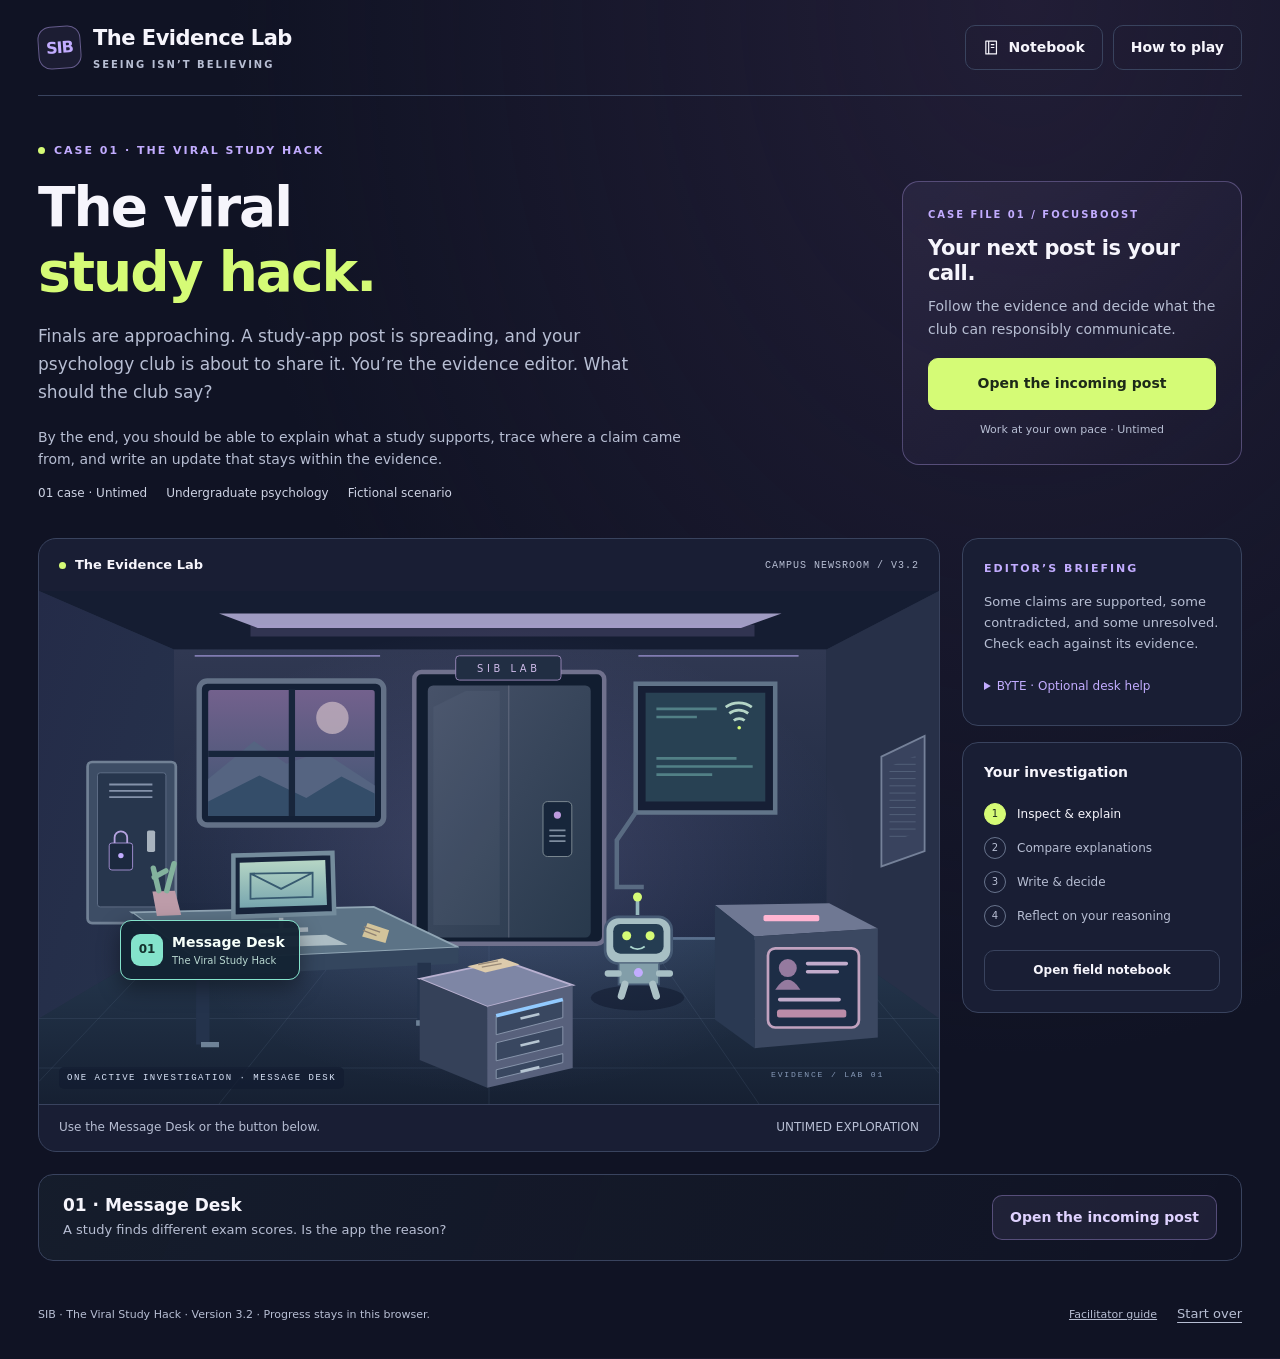
<file: index.html>
<!doctype html>
<html lang="en">
<head>
<meta charset="utf-8">
<meta name="viewport" content="width=device-width,initial-scale=1">
<meta name="theme-color" content="#101324">
<meta name="description" content="SIB: The Evidence Lab. An untimed psychology investigation about what a study can—and cannot—tell us.">
<title>SIB: The Evidence Lab — The Viral Study Hack</title>
<style>
:root{color-scheme:dark;--bg:#101324;--panel:#191e34;--panel2:#222940;--ink:#f6f5fc;--muted:#b7bed3;--line:#39435e;--lime:#d5fb76;--purple:#c2acff;--mint:#84e3cb;--pink:#ffb5d2;font-family:Inter,ui-sans-serif,system-ui,-apple-system,BlinkMacSystemFont,"Segoe UI",sans-serif}
*{box-sizing:border-box}body{margin:0;background:radial-gradient(ellipse at 80% 0%,#30264588,transparent 55%),var(--bg);color:var(--ink);font-size:16px;line-height:1.6}button,input{font:inherit}button{cursor:pointer}a{color:var(--lime)}button,a,input,summary{touch-action:manipulation}button{color:inherit}button:disabled{cursor:default}button:focus-visible,a:focus-visible,input:focus-visible,summary:focus-visible,[tabindex]:focus-visible{outline:3px solid var(--lime);outline-offset:4px}h1,h2,h3,p{margin-top:0}h1,h2,h3{line-height:1.18}svg{display:block}button svg{flex-shrink:0}button{border:0}button,a{ -webkit-tap-highlight-color:transparent}[hidden]{display:none!important}.shell{max-width:1320px;margin:auto;padding:0 38px}.skip{position:absolute;top:-100px;left:20px;background:var(--lime);color:#142115;padding:12px;z-index:100}.skip:focus{top:12px}.sr-only{position:absolute;width:1px;height:1px;overflow:hidden;clip-path:inset(50%);white-space:nowrap}.topbar{min-height:96px;display:flex;align-items:center;justify-content:space-between;gap:22px;border-bottom:1px solid var(--line)}.brand{display:flex;gap:12px;align-items:center;text-decoration:none;color:var(--ink);font-weight:800;letter-spacing:-.5px;font-size:21px}.brand-mark{display:grid;place-items:center;width:43px;height:43px;border:1px solid #c2acff70;border-radius:13px;background:#c2acff12;color:var(--purple);font-size:16px;letter-spacing:-1px;transform:rotate(-4deg)}.brand span:last-child{display:block;font-size:10px;letter-spacing:2px;color:var(--muted);font-weight:650;margin-top:1px}.tools{display:flex;gap:10px}.btn{display:inline-flex;align-items:center;justify-content:center;gap:9px;min-height:45px;border-radius:10px;padding:11px 17px;font-weight:650;font-size:14px;border:1px solid var(--line);background:transparent;text-decoration:none;color:var(--ink);line-height:1.4}.btn:hover{background:#ffffff09;border-color:#9aabc5}.btn.primary{background:var(--lime);color:#1c2918;border-color:var(--lime)}.btn.primary:hover{background:#e4ffa0}.btn.secondary{background:#c2acff15;border-color:#c2acff55;color:#dfd2ff}.btn.danger{border-color:#ffb5d266;color:var(--pink)}.btn.big{padding:14px 22px;min-height:52px}.text-btn{background:none;padding:8px 0;color:var(--muted);text-decoration:underline;text-underline-offset:4px;font-size:13px}.eyebrow{font-size:11px;font-weight:750;letter-spacing:2px;text-transform:uppercase;color:var(--purple);display:flex;align-items:center;gap:9px;margin-bottom:15px}.dot{height:7px;width:7px;background:var(--lime);border-radius:50%;display:inline-block}.hero{display:grid;grid-template-columns:1fr 340px;gap:60px;align-items:center;padding:46px 0 34px}.hero h1{font-size:clamp(36px,4.3vw,59px);letter-spacing:-2px;margin-bottom:17px}.hero h1 span{color:var(--lime)}.hero .lead{font-size:17px;color:var(--muted);max-width:600px;line-height:1.65;margin-bottom:20px}.tags{display:flex;gap:19px;flex-wrap:wrap;font-size:12px;color:#ced3e4}.tags span{display:flex;align-items:center;gap:7px}.mission{padding:25px;border:1px solid #c2acff50;border-radius:17px;background:linear-gradient(135deg,#c2acff13,#c2acff03)}.mission .eyebrow{font-size:10px;margin-bottom:13px}.mission h2{font-size:21px;letter-spacing:-.4px;margin-bottom:10px}.mission p{font-size:14px;color:var(--muted);margin-bottom:18px}.mission .btn{width:100%}.mission .small{font-size:11px;margin:11px 0 0;text-align:center;color:var(--muted)}.game-layout{display:grid;grid-template-columns:minmax(0,1fr) 280px;gap:22px}.room{border:1px solid var(--line);border-radius:18px;overflow:hidden;background:var(--panel)}.room-head{display:flex;align-items:center;justify-content:space-between;gap:10px;padding:16px 20px;font-size:13px;font-weight:650}.room-head small{font:10px ui-monospace,monospace;letter-spacing:1.7px;color:var(--muted)}.room-head .room-label{display:flex;align-items:center;gap:9px}.room-scene{position:relative;aspect-ratio:1000/570;isolation:isolate}.room-art{width:100%;height:100%;position:absolute;inset:0}.hotspot{position:absolute;left:9%;top:64%;display:flex;align-items:center;gap:9px;background:#132332f5;border:1px solid var(--mint);border-radius:11px;box-shadow:0 8px 22px #0006;padding:10px 14px 10px 10px;text-align:left;color:#f6fff9;max-width:80%}.hotspot:hover{background:#25404a;transform:translateY(-2px)}.pin{display:grid;place-items:center;width:32px;height:32px;background:var(--mint);color:#13312d;border-radius:9px;font-size:12px;font-weight:800}.hotspot strong{display:block;font-size:14px}.hotspot small{display:block;font-size:10px;color:#b8d7d0}.scene-caption{position:absolute;bottom:15px;left:20px;font:9px ui-monospace,monospace;letter-spacing:1.5px;color:#dae4f8;background:#131c30ba;padding:6px 8px;border-radius:5px}.room-bottom{padding:13px 20px;border-top:1px solid var(--line);color:var(--muted);font-size:12px;display:flex;justify-content:space-between;gap:15px}.rail{display:grid;align-content:start;gap:16px}.rail section{padding:21px;border:1px solid var(--line);border-radius:16px;background:var(--panel)}.mentor-header{display:flex;align-items:center;gap:11px;margin-bottom:15px}.bot{width:42px;height:42px;border-radius:12px;display:grid;place-items:center;color:var(--mint);background:#84e3cb12;border:1px solid #84e3cb40}.mentor-header strong{font-size:14px;letter-spacing:1px;display:block}.mentor-header small{font-size:9px;letter-spacing:1px;color:var(--muted)}.rail p{font-size:13px;color:var(--muted);margin:0}.rail h2{font-size:14px;margin:0 0 17px}.steps{list-style:none;padding:0;margin:0 0 17px}.steps li{display:flex;align-items:center;gap:11px;font-size:12px;color:var(--muted);padding:6px 0}.step-dot{width:22px;height:22px;border:1px solid #68748d;border-radius:50%;display:grid;place-items:center;font-size:10px}.steps li.active{color:var(--ink)}.steps li.active .step-dot{background:var(--lime);color:#19261c;border-color:var(--lime)}.rail .btn{width:100%;font-size:12px;min-height:41px}.station-strip{display:flex;justify-content:space-between;align-items:center;gap:25px;background:linear-gradient(110deg,#84e3cb0c,transparent);border:1px solid var(--line);border-radius:15px;padding:20px 24px;margin-top:22px}.station-strip h2{font-size:17px;margin-bottom:5px}.station-strip p{font-size:13px;margin:0;color:var(--muted)}.footer{display:flex;align-items:center;justify-content:space-between;gap:22px;padding:25px 0;margin-top:10px;font-size:11px;color:var(--muted)}.footer-links{display:flex;align-items:center;gap:20px}.footer a{color:var(--muted)}.notice{padding:12px 16px;background:#463823;border:1px solid #ac8c5f;color:#ffdfae;margin-top:16px;border-radius:9px;font-size:13px}.completion{border:1px solid #d5fb7655;padding:26px;margin-top:24px;border-radius:17px;background:#d5fb7609}.completion h2{font-size:25px;margin:8px 0 12px}.completion p{color:var(--muted);max-width:760px}.completion .bulletin{border:0;padding:0;margin:12px 0 22px;color:var(--ink);font-size:19px}.actions{display:flex;gap:10px;flex-wrap:wrap}.modal{width:min(1000px,calc(100% - 36px));max-height:90vh;max-height:90dvh;padding:0;border:1px solid #59617d;border-radius:20px;background:var(--bg);color:var(--ink);box-shadow:0 28px 100px #0008;overflow:auto}.modal::backdrop{background:#070a18c9;backdrop-filter:blur(5px)}body:has(dialog[open]){overflow:hidden}.modal-head{padding:24px 28px 19px;display:flex;justify-content:space-between;gap:20px;border-bottom:1px solid var(--line);background:var(--panel)}.modal-head .eyebrow{font-size:9px;margin-bottom:8px}.modal h2{font-size:25px;letter-spacing:-.5px;margin:0}.close{height:40px;width:40px;display:grid;place-items:center;flex-shrink:0;border:1px solid var(--line);border-radius:10px;background:transparent;font-size:26px;line-height:1}.close:hover{background:#ffffff10}.modal-body{padding:26px 28px 29px}.modal-body p{color:var(--muted)}.claim{border:1px solid #c2acff55;background:#c2acff0b;border-radius:13px;padding:21px 23px;margin-bottom:22px}.claim .eyebrow{margin-bottom:8px;font-size:9px}.claim blockquote{font-size:23px;font-weight:650;letter-spacing:-.4px;line-height:1.35;margin:0 0 10px}.claim p{font-size:12px;margin:0;color:var(--muted)}.section-heading{font-size:16px;margin:0 0 8px}.help-text{font-size:13px;margin:0 0 16px}.evidence-grid{display:grid;grid-template-columns:repeat(3,1fr);gap:12px;align-items:start;margin-bottom:15px}.evidence{background:var(--panel);border:1px solid var(--line);border-radius:12px;overflow:hidden}.evidence summary{padding:17px 14px;cursor:pointer;list-style:none;display:flex;align-items:center;gap:10px;font-size:14px;font-weight:650;min-height:60px}.evidence summary::-webkit-details-marker{display:none}.evidence summary::after{content:'+';font-weight:400;font-size:20px;margin-left:auto;color:var(--purple)}.evidence[open] summary::after{content:'−'}.evidence summary .letter{width:25px;height:25px;display:grid;place-items:center;border-radius:7px;color:var(--purple);background:#c2acff18;font-size:11px;flex-shrink:0}.evidence .card-content{padding:0 16px 17px;font-size:14px}.evidence .card-content p{margin:0;color:#d0d5e5}.results{width:100%;border-collapse:collapse;margin:5px 0 10px;font-size:12px}.results th{text-align:left;font-weight:500;color:var(--muted);padding:6px 0}.results td{text-align:right;font-size:24px;color:var(--mint);font-weight:750;letter-spacing:-.5px}.results caption{caption-side:bottom;color:var(--muted);font-size:10px;text-align:left;padding-top:6px}.hint-bar{display:flex;align-items:center;gap:14px;margin-bottom:25px;flex-wrap:wrap}.hint-bar .btn{font-size:12px;min-height:39px;padding:8px 12px}.hint-bar p{font-size:13px;margin:0;color:#dfd2ff;flex:1;min-width:180px}.answer-area{border-top:1px solid var(--line);padding-top:22px}.answer-area h3{font-size:18px;margin-bottom:7px}.judgments{display:grid;grid-template-columns:.8fr 1.2fr;gap:24px;margin:19px 0 22px}fieldset{border:0;padding:0;margin:0;min-width:0}legend{font-weight:650;font-size:14px;margin:0 0 12px;padding:0;line-height:1.5}.choice{display:flex;align-items:flex-start;gap:10px;border:1px solid var(--line);border-radius:10px;padding:12px;margin-bottom:9px;font-size:13px;line-height:1.5;cursor:pointer;background:var(--panel)}.choice:has(input:checked){border-color:var(--purple);background:#c2acff15}.choice:hover{background:var(--panel2)}.choice input{accent-color:var(--purple);width:17px;height:17px;flex-shrink:0;margin:2px 0 0}.subnote{font-size:11px!important;margin:10px 0 0!important}.feedback-banner{font-size:11px;color:var(--mint);letter-spacing:1px;text-transform:uppercase;font-weight:750;margin:0 0 15px;display:block}.review-grid{display:grid;grid-template-columns:1fr 1fr;gap:15px;margin-bottom:22px}.review-card{background:var(--panel);border:1px solid var(--line);border-radius:12px;padding:18px}.review-card small{color:var(--purple);font-size:10px;font-weight:750;letter-spacing:1px;text-transform:uppercase}.review-card h3{font-size:15px;margin:9px 0}.review-card p{font-size:13px;margin:0}.feedback-explanation{border-left:3px solid var(--mint);padding:3px 0 3px 20px;margin:22px 0}.feedback-explanation h3{font-size:18px;margin-bottom:10px}.feedback-explanation p{font-size:14px;margin-bottom:8px}.bulletin{border:1px solid #d5fb7655;background:#d5fb7609;padding:21px;border-radius:12px;margin:22px 0}.bulletin .eyebrow{color:var(--lime);font-size:9px;margin-bottom:10px}.bulletin blockquote{font-size:19px;line-height:1.45;font-weight:600;margin:0}.takeaway{font-size:14px!important;color:var(--ink)!important}.note-row{padding:17px 0;border-bottom:1px solid var(--line)}.note-row:first-child{padding-top:0}.note-row h3{font-size:14px;margin:0 0 7px}.note-row p{margin:0;font-size:14px}.note-row small{display:block;margin-top:8px;color:var(--muted);font-size:11px}.notebook-actions{margin-top:24px}.plain-list{color:var(--muted);padding-left:21px}.plain-list li{margin-bottom:11px}.how-callout{border:1px solid var(--line);border-radius:12px;padding:17px;margin:20px 0;font-size:14px}.print-report{display:none}noscript{display:block;background:#493727;color:#ffe0bb;padding:20px;text-align:center}
@media(max-width:1050px){.shell{padding:0 25px}.hero{grid-template-columns:1fr 300px;gap:30px}.game-layout{grid-template-columns:minmax(0,1fr) 245px}.rail section{padding:17px}.hotspot{padding:7px;left:7%}.hotspot strong{font-size:12px}.scene-caption{font-size:8px}.room-head{padding:13px 16px}}
@media(max-width:800px){.hero{grid-template-columns:1fr;padding-top:32px;gap:24px}.hero h1{font-size:46px}.mission{display:grid;grid-template-columns:1fr auto;gap:0 24px;align-items:center}.mission .eyebrow{grid-column:1}.mission h2{font-size:18px}.mission p{margin:0;grid-column:1}.mission .btn{grid-column:2;grid-row:1/4}.mission .small{grid-column:1/-1;margin-top:13px;text-align:left}.game-layout{grid-template-columns:1fr}.rail{grid-template-columns:1fr 1fr}.rail section{padding:20px}.station-strip{margin-top:18px}.hero .lead{max-width:650px}.judgments{gap:17px}.room-head small{font-size:9px}}
@media(max-width:580px){.shell{padding:0 17px}.topbar{min-height:79px;gap:8px}.brand{font-size:16px;gap:8px}.brand span:last-child{font-size:8px;letter-spacing:1px}.brand-mark{width:34px;height:36px;font-size:13px}.tools{gap:6px}.tools .btn{padding:9px;min-height:40px;font-size:11px}.tools svg{display:none}.hero{padding-top:29px;padding-bottom:24px}.hero h1{font-size:39px;letter-spacing:-1.4px}.hero .lead{font-size:15px}.eyebrow{font-size:9px;letter-spacing:1.5px}.tags{gap:12px;font-size:10px}.mission{display:block;padding:20px}.mission p{margin-bottom:17px}.mission .small{text-align:center}.room-head{padding:12px;font-size:11px}.room-head small{letter-spacing:.7px;font-size:8px}.hotspot{top:58%;left:6%;padding:8px;gap:7px}.pin{width:26px;height:26px;font-size:10px}.hotspot strong{font-size:12px}.hotspot small{font-size:9px}.scene-caption{bottom:9px;left:12px;letter-spacing:.5px;font-size:7px}.room-bottom{padding:11px 12px;font-size:10px}.room-bottom span:last-child{display:none}.rail{grid-template-columns:1fr 1fr;gap:12px}.rail section{padding:15px}.rail p{font-size:12px}.mentor-header{gap:8px}.mentor-header small{font-size:8px;letter-spacing:.3px}.bot{height:33px;width:33px}.rail .btn{font-size:11px;padding:9px}.steps li{font-size:11px;gap:7px}.rail h2{font-size:13px}.station-strip{padding:18px;display:block}.station-strip h2{font-size:16px}.station-strip .btn{margin-top:15px;width:100%}.station-strip p{font-size:12px}.footer{align-items:flex-start;font-size:10px;flex-direction:column;gap:10px}.footer-links{width:100%;justify-content:space-between}.footer .text-btn{font-size:11px}.modal{width:calc(100% - 18px);max-height:94vh;max-height:94dvh;border-radius:15px}.modal-head{padding:20px 18px 15px}.modal h2{font-size:22px}.modal-body{padding:21px 18px}.claim{padding:17px}.claim blockquote{font-size:20px}.evidence-grid,.judgments,.review-grid{grid-template-columns:1fr;gap:11px}.evidence summary{padding:14px;min-height:55px}.evidence .card-content{font-size:14px}.results td{font-size:25px}.judgments{gap:19px}.choice{font-size:14px}.subnote{font-size:11px!important}.bulletin blockquote{font-size:17px}.completion{padding:21px}.completion h2{font-size:22px}.completion .bulletin{font-size:17px}.completion .actions .btn{width:100%}.feedback-explanation{padding-left:14px}.close{width:36px;height:36px}.modal-head .eyebrow{font-size:8px}}
@media(max-width:360px){.rail{grid-template-columns:1fr}.tools .btn{font-size:10px;padding:7px}.brand{font-size:14px}.brand-mark{display:none}.hero h1{font-size:34px}.hotspot{top:52%}}
@media(prefers-reduced-motion:reduce){*,*::before,*::after{scroll-behavior:auto!important;transition:none!important;animation:none!important}}
@media print{:root{color-scheme:light}body{background:#fff!important;color:#182236!important;font:12pt/1.55 Georgia,serif}body>*{display:none!important}#printReport{display:block!important;color:#182236;padding:12mm;max-width:180mm;margin:auto}#printReport h1{font:700 25pt/1.2 system-ui,sans-serif;margin:0 0 6mm}#printReport h2{font:700 15pt/1.3 system-ui,sans-serif;margin-top:8mm}#printReport h3{font-size:12pt;margin-bottom:2mm}#printReport p{margin:0 0 4mm}#printReport .print-meta{border-block:1px solid #778294;padding:3mm 0;margin:6mm 0;font:10pt/1.5 system-ui,sans-serif}#printReport section{break-inside:avoid}#printReport .print-small{font:9pt/1.5 system-ui,sans-serif;color:#42516a}#printReport blockquote{margin:3mm 0;padding-left:5mm;border-left:3px solid #576d4c}#printReport ul{padding-left:5mm}}

@media print{#printReport .note-row{break-inside:avoid;border-color:#8893a3}#printReport .note-row small{color:#42516a}#printReport .social-post{break-inside:avoid}#printReport .decision-note{background:none;border-color:#8391a4}}
/* Version 2: campus post, investigation choices, and editorial finale. */
.social-post{border:1px solid #78809d;border-radius:16px;background:linear-gradient(135deg,#252c48,#171d31);padding:24px;margin:16px 0 23px}.post-byline{display:flex;align-items:center;gap:12px;font-size:14px;margin-bottom:18px}.avatar{display:grid;place-items:center;flex-shrink:0;width:42px;height:42px;border-radius:50%;background:var(--purple);color:#211c35;font-weight:800}.post-byline small{display:block;font-size:11px;color:var(--muted)}.social-post blockquote{font-size:clamp(23px,3vw,31px);line-height:1.25;letter-spacing:-.6px;font-weight:750;margin:0 0 18px}.social-post .post-caption{font-size:14px;color:#d8def1}.simulation{display:inline-block;font:700 10px/1.4 ui-monospace,monospace;letter-spacing:1px;color:var(--mint);border:1px solid #84e3cb55;padding:5px 8px;border-radius:5px;margin-bottom:14px}.post-meta{font-size:12px!important;color:#bdc7da!important;border-top:1px solid var(--line);padding-top:13px;margin:16px 0 0!important}.chart{max-width:560px;background:#101729;border:1px solid #41506b;padding:17px;border-radius:10px;margin:15px 0}.chart figcaption{font-size:12px;color:#d6deee;margin-bottom:14px}.bar-row{display:grid;grid-template-columns:80px 1fr;gap:12px;align-items:center;margin:9px 0;font-size:12px}.bar-track{background:#2a344b;border-right:1px solid #6c7791;height:32px}.bar-fill{height:32px;background:var(--mint);color:#152f2b;display:flex;align-items:center;justify-content:flex-end;padding-right:9px;font-weight:800}.bar-fill.other{background:var(--purple);color:#271c40}.chart-axis{margin-left:92px;display:flex;justify-content:space-between;color:var(--muted);font-size:10px}.comment{padding:12px 0;border-bottom:1px solid var(--line)}.comment:last-child{border-bottom:0}.comment strong{font-size:12px;color:var(--purple)}.comment p{font-size:13px;margin:5px 0 0!important}.decision-note{background:#84e3cb0b;border:1px solid #84e3cb44;border-radius:10px;padding:17px;margin:18px 0}.decision-note p{font-size:14px;margin:5px 0 0;color:#d4e8e3}.editor-choice{font-size:16px;padding:17px}.editor-choice input{margin-top:4px}.editor-state{font-size:12px!important;color:var(--purple)!important}.final-artifact{max-width:780px}.final-artifact h3{font-size:26px;line-height:1.3;margin-bottom:17px}.completion .social-post p{max-width:none}.evidence-grid{grid-template-columns:1.1fr 1fr 1fr}.evidence-grid .chart{padding:10px}.evidence-grid .bar-row{grid-template-columns:62px 1fr;gap:8px;font-size:10px}.evidence-grid .chart-axis{margin-left:70px}.evidence-grid .chart figcaption{font-size:11px}.evidence-grid .bar-fill{padding-right:5px}.final-actions{display:grid;grid-template-columns:1fr 1fr;gap:12px;margin-top:22px}.final-actions .btn{min-height:60px}.optional-help{margin-top:14px;font-size:12px}.optional-help summary{cursor:pointer;color:var(--purple);padding:8px 0}.optional-help p{margin-top:6px}.feedback-banner{line-height:1.5}.room-head small{letter-spacing:1px}.post-chip{font-size:11px;color:var(--lime);letter-spacing:1px;text-transform:uppercase;font-weight:750}.print-report .social-post{border:1px solid #789;background:none;color:#172136;padding:15px}.print-report .social-post p,.print-report .social-post small{color:#172136}.print-report .avatar,.print-report .simulation{display:none}
@media(max-width:800px){.evidence-grid{grid-template-columns:1fr}.evidence-grid .bar-row{grid-template-columns:80px 1fr;font-size:12px}.evidence-grid .chart-axis{margin-left:88px}}
@media(max-width:580px){.social-post{padding:18px}.final-actions{grid-template-columns:1fr}.final-artifact h3{font-size:22px}.editor-choice{font-size:14px}.chart{padding:13px}.post-byline{font-size:12px}.bar-row{grid-template-columns:70px 1fr;gap:8px}.chart-axis{margin-left:78px}.hero h1{font-size:38px}}


.judgments.equal{grid-template-columns:1fr 1fr}.source-entry{border-top:1px solid var(--line);padding-top:14px;margin-top:15px}.source-entry>strong{display:block;font-size:13px}.trace-btn{width:100%;font-size:12px;margin:8px 0;white-space:normal}.trace-result{border-left:2px solid var(--mint);padding-left:10px}.trace-result p{font-size:12px;margin-bottom:9px!important;overflow-wrap:anywhere}.source-id{font-size:11px;color:var(--mint)!important;margin-bottom:10px!important}.editor-response{border-left:3px solid var(--purple);padding-left:18px;margin:20px 0}.editor-response p{margin:6px 0}.error{color:#ffd19e;font-weight:650;margin:16px 0}.modal-head{position:sticky;top:0;z-index:5}.chart-axis{font-variant-numeric:tabular-nums}.print-report .social-post,.print-report .decision-note,.print-report .editor-response{background:none!important;color:inherit!important;border-color:#778294!important}.print-report p,.print-report h3,.print-report small{color:inherit!important}.print-report .simulation{color:inherit!important}.print-report .avatar{display:none}.print-report .final-artifact{break-inside:avoid}a,button{overflow-wrap:anywhere}@media(max-width:580px){.topbar{flex-wrap:wrap;padding-block:14px;gap:12px}.tools{margin-left:auto;flex-shrink:0}.tools .btn{white-space:nowrap;overflow-wrap:normal}.judgments.equal{grid-template-columns:1fr}.modal-head{position:static}.editor-response{font-size:14px}}@media print{.print-report .post-byline{display:block}.print-report .social-post{padding:0}.print-report .simulation{font-size:8pt}}

.writing-field{display:block;margin:23px 0 7px;font-weight:700}.writing-help{color:var(--muted);font-size:13px;margin-bottom:10px}.writing-box{display:block;width:100%;min-height:110px;resize:vertical;border:1px solid #8392ad;border-radius:10px;background:#12192c;color:var(--ink);padding:13px;font:inherit;line-height:1.6}.writing-box:focus-visible{outline:3px solid var(--lime);outline-offset:4px}.writing-box:disabled{opacity:.55}.written-answer{white-space:pre-wrap;overflow-wrap:anywhere;max-height:none}.reflection-original{border-left:3px solid var(--mint);padding:16px 20px;background:#84e3cb0a;margin:20px 0}.reflection-options{display:grid;grid-template-columns:1fr 1fr;gap:0 12px}.reflection-note{font-size:13px;color:var(--muted)}.reflection-options .choice{min-width:0}.reflection-review{border-top:1px solid var(--line);margin-top:24px;padding-top:20px}
@media(max-width:580px){.reflection-options{grid-template-columns:1fr}.writing-box{font-size:16px}}
@media print{.written-answer{color:#111!important;white-space:pre-wrap}.reflection-original{background:white;color:#111}.reflection-review{break-inside:auto}#printReport .reflection-review .note-row{break-inside:avoid}}

/* Version 3.2: readable learning text and distinct student/model notes. */
.review-card p,.feedback-explanation p,.help-text,.writing-help{font-size:15px}
.draft-note{border:1px solid var(--purple);padding:18px;border-radius:12px;margin:20px 0;background:#c2acff09}
.draft-note h3{font-size:17px}.draft-note p{color:var(--ink)}
.model-note{border-left:3px solid var(--mint);padding-left:18px;margin:20px 0}
.model-note h3{font-size:17px}.checklist{padding-left:23px;color:var(--ink)}
.mode-grid{display:grid;grid-template-columns:repeat(3,minmax(0,1fr));gap:10px;margin:12px 0}
.mode-grid .choice{margin:0}.goal{font-size:14px;color:var(--muted);max-width:650px}
@media(max-width:580px){.mode-grid{grid-template-columns:1fr}.review-card p,.feedback-explanation p,.help-text,.writing-help{font-size:16px}.modal-body{overflow-wrap:anywhere}}
@media print{.draft-note,.model-note{background:white!important;color:#111!important;border-color:#778294;break-inside:avoid}.draft-note p{color:#111!important}}
</style>
</head>
<body>
<a class="skip" href="#main">Skip to investigation</a>
<svg xmlns="http://www.w3.org/2000/svg" style="display:none" aria-hidden="true">
 <symbol id="i-book" viewBox="0 0 24 24"><path d="M4 3h15v18H4ZM8 3v18m3-13h5m-5 4h5" fill="none" stroke="currentColor" stroke-width="1.7" stroke-linejoin="round"/></symbol>
 <symbol id="i-arrow" viewBox="0 0 24 24"><path d="M4 12h15m-6-6 6 6-6 6" fill="none" stroke="currentColor" stroke-width="1.7" stroke-linecap="round" stroke-linejoin="round"/></symbol>
 <symbol id="i-bot" viewBox="0 0 32 32"><rect x="4" y="9" width="24" height="18" rx="6" fill="none" stroke="currentColor" stroke-width="1.7"/><path d="M16 9V5M1 16v5m30-5v5m-20 1h10" fill="none" stroke="currentColor" stroke-width="1.7" stroke-linecap="round"/><circle cx="16" cy="4" r="2" fill="currentColor"/><circle cx="11" cy="16" r="2" fill="currentColor"/><circle cx="21" cy="16" r="2" fill="currentColor"/></symbol>
</svg>
<noscript>This activity needs JavaScript. Enable it and reopen the file. The facilitator guide contains a printable version of the case.</noscript>
<div class="shell">
 <header class="topbar">
  <a class="brand" href="#main" aria-label="SIB: The Evidence Lab"><div class="brand-mark" aria-hidden="true">SIB</div><div>The Evidence Lab<span>SEEING ISN’T BELIEVING</span></div></a>
  <nav class="tools" aria-label="Game tools"><button class="btn" data-action="notebook"><svg width="17" height="17" aria-hidden="true"><use href="#i-book"/></svg>Notebook</button><button class="btn" data-action="help">How to play</button></nav>
 </header>
 <div id="storageNotice" class="notice" role="status" hidden>Saving is unavailable in this browser. Keep this tab open to preserve your progress, and download or print your notebook before closing it.</div>
 <main id="main" tabindex="-1">
  <section class="hero" aria-labelledby="mainTitle">
   <div><div class="eyebrow"><span class="dot"></span>Case 01 · The Viral Study Hack</div><h1 id="mainTitle">The viral<br><span>study hack.</span></h1><p class="lead">Finals are approaching. A study-app post is spreading, and your psychology club is about to share it. You’re the evidence editor. What should the club say?</p><p class="goal">By the end, you should be able to explain what a study supports, trace where a claim came from, and write an update that stays within the evidence.</p><div class="tags"><span>01 case · Untimed</span><span>Undergraduate psychology</span><span>Fictional scenario</span></div></div>
   <section class="mission" aria-labelledby="missionTitle"><div class="eyebrow">Case file 01 / FocusBoost</div><h2 id="missionTitle">Your next post is your call.</h2><p>Follow the evidence and decide what the club can responsibly communicate.</p><button class="btn primary big" id="enterBtn" data-action="case">Enter the lab <svg width="18" height="18" aria-hidden="true"><use href="#i-arrow"/></svg></button><p class="small">Work at your own pace · Untimed</p></section>
  </section>
  <div class="game-layout">
   <section class="room" aria-label="Evidence Lab room. The Message Desk is the active investigation.">
    <div class="room-head"><span class="room-label"><span class="dot"></span>The Evidence Lab</span><small>CAMPUS NEWSROOM / V3.2</small></div>
    <div class="room-scene">
     <svg class="room-art" viewBox="0 0 1000 570" aria-hidden="true" focusable="false">
   <defs><linearGradient id="wall" x2="0" y2="1"><stop stop-color="#303852"/><stop offset="1" stop-color="#1b273e"/></linearGradient><linearGradient id="leftWall" x2="1" y2="1"><stop stop-color="#242b48"/><stop offset="1" stop-color="#26334c"/></linearGradient><linearGradient id="floor" x2="0" y2="1"><stop stop-color="#263950"/><stop offset="1" stop-color="#162032"/></linearGradient><linearGradient id="glass" x2="0" y2="1"><stop stop-color="#73618d"/><stop offset="1" stop-color="#3d5571"/></linearGradient><linearGradient id="doorGrad" x2="1" y2="1"><stop stop-color="#475269"/><stop offset="1" stop-color="#28394c"/></linearGradient><linearGradient id="screen" x2="0" y2="1"><stop stop-color="#b6d6c5"/><stop offset="1" stop-color="#78a6af"/></linearGradient><radialGradient id="glow"><stop stop-color="#c8bcff" stop-opacity=".17"/><stop offset="1" stop-color="#a296ff" stop-opacity="0"/></radialGradient><pattern id="vent" width="8" height="8" patternUnits="userSpaceOnUse"><path d="M0 0h8" stroke="#64758c" stroke-width="2"/></pattern></defs>
   <rect width="1000" height="570" fill="#202b41"/>
   <path d="M0 0h1000L875 65H150Z" fill="#151d32"/><path d="M150 65H875V386H150Z" fill="url(#wall)"/><path d="M0 0 150 65v321L0 475Z" fill="url(#leftWall)"/><path d="m875 65 125-65v475l-125-89Z" fill="#273048"/><path d="m150 386 725 0 125 89v95H0v-95Z" fill="url(#floor)"/>
   <path d="M0 545 150 386M200 570l147-184m153 184V386m300 184L674 386m326 150L875 386M0 475h1000M0 530h1000" stroke="#627791" stroke-opacity=".2" fill="none"/><path d="m150 386 725 0" stroke="#86a8c3" stroke-opacity=".5" stroke-width="3"/>
   <path d="m200 25 625 0-45 16H243Z" fill="#dbd1ff" opacity=".7"/><path d="M235 44h560" stroke="#b29bdc" opacity=".18" stroke-width="13"/><ellipse cx="510" cy="300" rx="400" ry="260" fill="url(#glow)"/>
   <rect x="178" y="100" width="205" height="160" rx="9" fill="#142137" stroke="#637187" stroke-width="6"/><rect x="188" y="110" width="185" height="140" rx="3" fill="url(#glass)"/>
   <circle cx="326" cy="141" r="18" fill="#cfbdc7" opacity=".7"/><path d="m188 209 51-42 36 25 40-14 58 38v34H188Z" fill="#556481"/><path d="m188 234 57-29 52 25 39-24 37 19v25H188Z" fill="#344d69"/><path d="M281 109v141M188 181h185" stroke="#18263c" stroke-width="7"/>
   <rect x="417" y="90" width="211" height="302" rx="8" fill="#111d30" stroke="#70718d" stroke-width="5"/><rect x="432" y="105" width="181" height="280" rx="6" fill="url(#doorGrad)"/><path d="M522 105v280" stroke="#9c9db1" stroke-opacity=".45"/><path d="m438 129 36-18h38v260h-74Z" fill="#899ab0" opacity=".08"/>
   <rect x="463" y="72" width="117" height="27" rx="4" fill="#212e43" stroke="#9d8cbe"/><text x="522" y="90" font-family="system-ui,sans-serif" text-anchor="middle" fill="#cfbcea" font-size="11" letter-spacing="4">SIB LAB</text><rect x="560" y="234" width="32" height="61" rx="5" fill="#17263b" stroke="#839098"/><circle cx="576" cy="249" r="4" fill="#bd9ade"/><path d="M567 266h18m-18 6h18m-18 6h18" stroke="#7e8c9e" stroke-width="2"/>
   <path d="M663 103h155v143H663Z" fill="#161f35" stroke="#617489" stroke-width="5"/><path d="M674 113h133v121H674Z" fill="#284153"/><path d="M686 131h67m-67 9h45m-45 46h89m-89 9h107m-107 9h62" stroke="#6faaa9" stroke-opacity=".6" stroke-width="3"/>
   <path d="M763 129a25 25 0 0 1 29 0m-25 7a17 17 0 0 1 21 0m-16 8a9 9 0 0 1 12 0" stroke="#b4d5c6" stroke-width="3" fill="none"/><circle cx="778" cy="152" r="2" fill="#d5fb76"/><path d="m663 246-21 31v52h30" stroke="#596b82" stroke-width="5" fill="none"/>
   <rect x="54" y="190" width="98" height="179" rx="5" fill="#3d4d65" stroke="#718195" stroke-width="3"/><rect x="65" y="202" width="76" height="149" rx="3" fill="#27364d" stroke="#61718a"/><path d="M78 215h48m-48 7h48m-48 7h48" stroke="#8492aa" stroke-width="2"/><rect x="120" y="266" width="9" height="24" rx="2" fill="#a8b3be"/><rect x="78" y="280" width="26" height="30" rx="3" fill="#1c293f" stroke="#a994d8"/><path d="M84 280v-6a7 7 0 0 1 14 0v6" stroke="#b7a4e1" stroke-width="2" fill="none"/><circle cx="91" cy="294" r="3" fill="#c2acff"/>
   <path d="m103 357 269-6 94 45-290 14Z" fill="#5c7386" stroke="#91a6b5" stroke-width="2"/><path d="m104 358 72 52v18l-72-51Zm72 52 290-14v18l-290 14Z" fill="#34465e"/><path d="M182 427v77m246-91v67" stroke="#24334c" stroke-width="15"/><path d="m180 504 20 0m219-24h20" stroke="#6e8297" stroke-width="6"/>
   <path d="m216 294 110-3 2 67-112 4Z" fill="#18253c" stroke="#748c9c" stroke-width="5"/><path d="m223 302 95-3 2 50-97 3Z" fill="url(#screen)"/><path d="m235 314 69-1v27l-69 2Zm0 0 34 17 35-18" stroke="#375a70" fill="none" stroke-width="2"/><path d="M269 363v14m-24 1 54-2" stroke="#a5b2bc" stroke-width="5"/><path d="m229 385 90-3 24 11-98 3Z" fill="#adbdc4"/>
   <path d="m126 334 25-1 7 27-27 1Z" fill="#bd9ca9"/><path d="m133 333-6-25m15 25 8-30m-9 8-13 7" stroke="#83b29d" stroke-width="6" stroke-linecap="round"/><path d="m365 369 24 8-4 14-26-7Z" fill="#d3c49b"/><path d="m361 373 18 6m-19-2 15 6" stroke="#8e8072" stroke-width="1.5"/>
   <path d="m423 431 94-20 76 27-95 24Z" fill="#7e86a5" stroke="#b9b1d1" stroke-width="2"/><path d="m423 431 75 31v90l-75-31Z" fill="#354159"/><path d="m498 462 95-24v92l-95 22Z" fill="#58617c"/><path d="m508 472 74-18v20l-74 19Zm0 30 74-18v20l-74 18Zm0 30 74-18v10l-74 18Z" fill="#394760" stroke="#8e9bb1"/><path d="m535 475 21-5m-21 35 21-5m-21 34 21-5" stroke="#b6c5d2" stroke-width="3"/><path d="m508 472 74-18" stroke="#92caff" stroke-width="4"/>
   <path d="m476 417 39-9 19 7-38 9Z" fill="#ddcbac"/><path d="m488 415 22-4m-18 7 22-4" stroke="#9a8b79" stroke-width="1.5"/>
   <g aria-hidden="true"><path d="m751 349 127-2 54 28-137 9Z" fill="#6f7893"/><path d="m795 384 137-9v121l-137 12Z" fill="#3b4861"/><path d="m751 349 44 35v124l-44-32Z" fill="#2a3952"/><rect x="810" y="397" width="101" height="88" rx="8" fill="#1d2d46" stroke="#c1a2bf" stroke-width="3"/><circle cx="832" cy="419" r="10" fill="#957a9f"/><path d="M818 443q14-22 28 0" fill="#957a9f"/><path d="M854 414h43m-43 9h33M823 454h66" stroke="#c2accc" stroke-width="4" stroke-linecap="round"/><rect x="820" y="465" width="77" height="9" rx="3" fill="#ffb5d2" opacity=".7"/><rect x="805" y="360" width="62" height="7" rx="2" fill="#ffb5d2"/></g>
   <path d="m936 184 48-23v128l-48 17Z" fill="#39435e" stroke="#758199" stroke-width="2"/><path d="m945 195 29-12v86l-29 11Z" fill="url(#vent)" opacity=".6"/>
   <ellipse cx="665" cy="452" rx="52" ry="14" fill="#0e172a" opacity=".5"/><g transform="translate(626 334)"><path d="M39 26V8" stroke="#95b7bd" stroke-width="4"/><circle cx="39" cy="6" r="5" fill="#d5fb76"/><rect x="3" y="28" width="74" height="52" rx="15" fill="#a7bfc4" stroke="#465a74" stroke-width="3"/><rect x="12" y="36" width="56" height="33" rx="8" fill="#253d52"/><circle cx="27" cy="49" r="5" fill="#d5fb76"/><circle cx="53" cy="49" r="5" fill="#d5fb76"/><path d="M31 61q8 6 16 0" stroke="#abd7ce" stroke-width="2" fill="none"/><path d="M18 80v23h45V80" fill="#829ea9" stroke="#465a74" stroke-width="2"/><path d="M18 91H6m57 0h12" stroke="#a7bfc4" stroke-width="7" stroke-linecap="round"/><path d="m25 103-4 13m35-13 4 13" stroke="#abc1c6" stroke-width="8" stroke-linecap="round"/><circle cx="40" cy="90" r="5" fill="#c2acff"/></g>
   <path d="M173 72h206m287 0h178" stroke="#b6a9f0" stroke-width="2" stroke-opacity=".6"/>
   <text x="939" y="540" font-family="monospace" font-size="9" fill="#879ab8" text-anchor="end" letter-spacing="2">EVIDENCE / LAB 01</text>
  </svg>
     <button class="hotspot" data-action="case"><span class="pin">01</span><span><strong>Message Desk</strong><small id="hotspotLabel">Inspect the FocusBoost claim</small></span></button>
     <span class="scene-caption" aria-hidden="true">ONE ACTIVE INVESTIGATION · MESSAGE DESK</span>
    </div>
    <div class="room-bottom"><span>Use the Message Desk or the button below.</span><span>UNTIMED EXPLORATION</span></div>
   </section>
   <aside class="rail" aria-label="Briefing and progress">
    <section><div class="eyebrow">Editor’s briefing</div><p id="mentorMessage">A popular post. A real-looking graph. A decision that needs evidence.</p><details class="optional-help"><summary>BYTE · Optional desk help</summary><p>Choose an evidence file, read at your own pace, and use the notebook to keep track. The room is scenery; no clues are hidden in it.</p></details></section>
    <section><h2>Your investigation</h2><ol class="steps" aria-label="Investigation progress"><li id="step1"><span class="step-dot" aria-hidden="true">1</span><span>Inspect &amp; explain</span></li><li id="step2"><span class="step-dot" aria-hidden="true">2</span><span>Compare explanations</span></li><li id="step3"><span class="step-dot" aria-hidden="true">3</span><span>Write &amp; decide</span></li><li id="step4"><span class="step-dot" aria-hidden="true">4</span><span>Reflect on your reasoning</span></li></ol><button class="btn" data-action="notebook">Open field notebook</button></section>
   </aside>
  </div>
  <section class="station-strip" aria-labelledby="stationTitle"><div><h2 id="stationTitle">01 · Message Desk</h2><p>A study finds different exam scores. Is the app the reason?</p></div><button class="btn secondary" data-action="case" id="stationBtn">Open investigation <svg width="17" height="17" aria-hidden="true"><use href="#i-arrow"/></svg></button></section>
  <section class="completion" id="completion" aria-labelledby="completionTitle" hidden><div class="eyebrow"><span class="dot"></span>Case complete</div><h2 id="completionTitle" tabindex="-1">Your editorial decision.</h2><div id="finalArtifact"></div><p>Your first explanation, draft evidence note, and reflection record stay in your notebook.</p><div class="actions"><button class="btn primary" data-action="notebook">View notebook</button><button class="btn" data-action="print">Print / save report</button><button class="btn" data-action="csv">Download CSV</button><button class="btn" data-action="case">Review the case</button></div></section>
 </main>
 <footer class="footer"><span>SIB · The Viral Study Hack · Version 3.2 · Progress stays in this browser.</span><div class="footer-links"><a href="teacher-guide.html">Facilitator guide</a><button class="text-btn" data-action="reset">Start over</button></div></footer>
</div>
<dialog id="gameDialog" class="modal" aria-labelledby="dialogTitle"><div class="modal-head"><div><div class="eyebrow" id="dialogEyebrow">SIB / FIELD GUIDE</div><h2 id="dialogTitle" tabindex="-1"></h2></div><button class="close" data-action="close" aria-label="Close dialog">×</button></div><div class="modal-body" id="dialogBody"></div></dialog>
<div class="sr-only" role="status" aria-live="polite" aria-atomic="true" id="announcer"></div>
<article class="print-report" id="printReport" aria-label="Printable investigation report"></article>
<script>
'use strict';
(() => {
const VERSION='3.2.0-learning', KEY='sib-evidence-lab.focusboost.v3.2';
const CLAIM='FocusBoost raises exam scores by eight points!';
const OBSERVATION='App users in this study averaged eight points more than nonusers.';
const BULLETIN='FocusBoost users averaged eight points higher in this study.';
const NOTE='Users averaged 78 and nonusers 70. Students chose app use, users reported more studying, and the comparison did not adjust for other differences. This study does not establish what caused the score difference.';
const TAKEAWAY='Match the claim to what was measured. Trace its source, then check how the study addressed other explanations.';
const LABELS={supports:'Supported',contradicts:'Contradicted',unresolved:'Unresolved'};
const REASONS={average:'The score gap isolates the app’s effect despite the other differences.',confounding:'The score gap mixes app use with other differences between groups.',impossible:'The other group differences establish that the app has no effect.'};
const HEADLINES={causal:'FocusBoost use raises student exam scores by eight points overall.',qualified:BULLETIN,noeffect:'FocusBoost use has no effect on student exam scores overall.'};
const BASES={popularity:'The repost count shows how many people accepted the claim.',comparison:'The group averages describe a difference; self-selection leaves its cause unresolved.',replication:'The two posts show that separate studies reached the same conclusion.'};
const LINKS={sprint:{name:'Study Sprint',quote:'App users averaged 78; nonusers averaged 70. Here is the survey.',path:'Study Sprint → FocusBoost student survey FB-01',note:'The post links directly to the survey summary. No new participants or results are reported.'},campus:{name:'Campus Catch-up',quote:'Sharing Study Sprint’s report of an eight-point score gap.',path:'Campus Catch-up → Study Sprint → Survey FB-01',note:'This repost links to Study Sprint. Following that citation returns to the same survey.'}};
const REFLECTION_CHOICES={retain:'Retain my reasoning',clarify:'Clarify my reasoning',revise:'Revise my reasoning',unsure:'I am still unsure'};
const MODES={typed:'Type here',paper:'Respond on paper',oral:'Respond orally'};
const TEXT_LIMIT=1200;
const cleanText=v=>typeof v==='string'?v.trim().slice(0,TEXT_LIMIT):'';
const validText=v=>typeof v==='string'&&v.trim().length>0&&v.length<=TEXT_LIMIT;
const reflectionDraft=()=>({choice:'',mode:'typed',now:'',information:'',externalCompleted:false});
const valid=(dict,key)=>typeof key==='string'&&Object.hasOwn(dict,key);
const esc=v=>String(v??'').replace(/[&<>"']/g,c=>({'&':'&amp;','<':'&lt;','>':'&gt;','"':'&quot;',"'":'&#39;'}[c]));
const fresh=()=>({version:VERSION,started:false,briefed:false,draft:{observation:'',conclusion:'',reason:'',sources:'',explanation:'',explanationSkipped:false},hintUsed:false,initialCall:null,submission:null,headlineDraft:'',headlineFirst:null,finalHeadline:null,basisDraft:'',basisFirst:null,basisAttempts:0,finalBasis:null,noteDraft:'',noteFirst:null,noteFinal:null,noteStatus:null,noteRevisions:0,decision:null,reflectionDraft:reflectionDraft(),reflection:null});
function validInitial(a){return !!(a&&valid(LABELS,a.observation)&&valid(LABELS,a.conclusion)&&(a.explanationSkipped===true||validText(a.explanation)));}
function submitInitial(s,a){if(s.initialCall||!validInitial(a))return false;s.initialCall={observation:a.observation,conclusion:a.conclusion,explanation:a.explanationSkipped?'':cleanText(a.explanation),explanationSkipped:a.explanationSkipped===true,hintUsed:s.hintUsed};Object.assign(s.draft,s.initialCall);s.started=s.briefed=true;return true;}
function submitCall(s,a){if(!s.initialCall||s.submission||!valid(REASONS,a?.reason)||!['1','2'].includes(a?.sources))return false;s.submission={...s.initialCall,reason:a.reason,sources:a.sources,hintUsed:s.hintUsed};s.draft.reason=a.reason;s.draft.sources=a.sources;return true;}
function submitHeadline(s,h){if(!s.submission||s.finalHeadline||!valid(HEADLINES,h))return false;s.headlineFirst??=h;s.headlineDraft=h;if(h==='qualified')s.finalHeadline=h;return true;}
function submitBasis(s,b){if(!s.finalHeadline||s.finalBasis||!valid(BASES,b))return false;s.basisFirst??=b;s.basisAttempts++;s.basisDraft=b;if(b!=='comparison')return false;s.finalBasis=b;return true;}
function saveNote(s,text){if(!s.finalBasis||s.decision||s.noteStatus==='skipped'||!validText(text))return false;const t=cleanText(text);if(s.noteFirst===null)s.noteFirst=t;else if(s.noteFinal!==t)s.noteRevisions++;s.noteFinal=t;s.noteDraft=t;s.noteStatus='provided';return true;}
function skipNote(s){if(!s.finalBasis||s.decision||s.noteStatus)return false;s.noteStatus='skipped';s.noteDraft='';return true;}
function finalize(s,action){if(!s.finalBasis||!s.noteStatus||s.decision||!['publish','hold'].includes(action))return false;s.decision=action;return true;}
function submitReflection(s,a){
 if(!s.decision||s.reflection||!a)return false;
 if(a.status==='skipped'){s.reflection={status:'skipped',mode:'none',choice:'',now:'',information:'',externalCompleted:false};s.reflectionDraft=reflectionDraft();return true;}
 if(!valid(REFLECTION_CHOICES,a.choice)||!valid(MODES,a.mode))return false;
 if(a.mode==='typed'){
  if(!validText(a.now)||!validText(a.information))return false;
  s.reflection={status:'saved',mode:'typed',choice:a.choice,now:cleanText(a.now),information:cleanText(a.information),externalCompleted:false};
 }else{
  if(a.externalCompleted!==true)return false;
  s.reflection={status:'external_reported',mode:a.mode,choice:a.choice,now:'',information:'',externalCompleted:true};
 }
 s.reflectionDraft={...s.reflection};return true;
}
function hydrate(raw){
 const s=fresh();if(!raw||raw.version!==VERSION)return s;s.started=raw.started===true;s.briefed=raw.briefed===true;s.hintUsed=raw.hintUsed===true;
 for(const [k,dict] of [['observation',LABELS],['conclusion',LABELS],['reason',REASONS],['sources',{'1':1,'2':2}]])if(valid(dict,raw.draft?.[k]))s.draft[k]=raw.draft[k];
 s.draft.explanation=cleanText(raw.draft?.explanation);s.draft.explanationSkipped=raw.draft?.explanationSkipped===true;
 if(valid(REFLECTION_CHOICES,raw.reflectionDraft?.choice))s.reflectionDraft.choice=raw.reflectionDraft.choice;
 if(valid(MODES,raw.reflectionDraft?.mode))s.reflectionDraft.mode=raw.reflectionDraft.mode;
 for(const k of ['now','information'])s.reflectionDraft[k]=cleanText(raw.reflectionDraft?.[k]);s.reflectionDraft.externalCompleted=raw.reflectionDraft?.externalCompleted===true;
 if(submitInitial(s,raw.initialCall)){
  s.initialCall.hintUsed=raw.initialCall.hintUsed===true;
  if(submitCall(s,raw.submission)){
   s.submission.hintUsed=raw.submission.hintUsed===true;
   if(valid(HEADLINES,raw.headlineDraft))s.headlineDraft=raw.headlineDraft;
   if(valid(HEADLINES,raw.headlineFirst)){
    s.headlineFirst=raw.headlineFirst;
    if(raw.finalHeadline==='qualified'){s.finalHeadline='qualified';s.headlineDraft='qualified';}
   }
   if(s.finalHeadline){
    if(valid(BASES,raw.basisDraft))s.basisDraft=raw.basisDraft;
    if(valid(BASES,raw.basisFirst))s.basisFirst=raw.basisFirst;
    s.basisAttempts=Number.isSafeInteger(raw.basisAttempts)&&raw.basisAttempts>=0?raw.basisAttempts:0;
    if(raw.finalBasis==='comparison'){
     s.finalBasis='comparison';s.basisDraft='comparison';s.noteDraft=cleanText(raw.noteDraft);
     if(raw.noteStatus==='skipped')skipNote(s);
     else if(raw.noteStatus==='provided'&&validText(raw.noteFirst)&&validText(raw.noteFinal)){
      saveNote(s,raw.noteFirst);saveNote(s,raw.noteFinal);s.noteRevisions=Number.isSafeInteger(raw.noteRevisions)&&raw.noteRevisions>=0?raw.noteRevisions:s.noteRevisions;s.noteDraft=cleanText(raw.noteDraft)||s.noteFinal;
     }
     if(finalize(s,raw.decision)&&raw.reflection)submitReflection(s,raw.reflection);
    }
   }
  }
 }
 return s;
}
function row(s){const a=s.initialCall,c=s.submission,r=s.reflection;return {material_version:VERSION,activity:'FocusBoost guided practice',first_observation:a?.observation??'',first_causal_claim:a?.conclusion??'',first_written_explanation:a?.explanation??'',first_written_explanation_status:a?(a.explanationSkipped?'skipped':'provided'):'not_submitted',hint_before_initial_reasoning:a?Number(a.hintUsed):'',first_reason:c?.reason??'',first_source_count:c?.sources??'',hint_before_feedback:c?Number(c.hintUsed):'',observation_matches_key:a?Number(a.observation==='supports'):'',causal_claim_matches_key:a?Number(a.conclusion==='unresolved'):'',reason_matches_key:c?Number(c.reason==='confounding'):'',source_count_matches_key:c?Number(c.sources==='1'):'',first_headline_after_feedback:s.headlineFirst??'',final_headline:s.finalHeadline??'',first_editorial_basis:s.basisFirst??'',editorial_basis_attempts:s.basisAttempts,final_basis:s.finalBasis??'',evidence_note_status:s.noteStatus??'not_submitted',evidence_note_first:s.noteFirst??'',evidence_note_final:s.noteFinal??'',evidence_note_revisions:s.noteRevisions,editorial_action:s.decision??'',editorial_completed:Number(!!s.decision),reflection_status:r?.status??(s.decision?'pending':'not_started'),reflection_response_mode:r?.mode??'',reflection_choice:r?.choice??'',reflection_reasoning_now:r?.now??'',reflection_information_needed:r?.information??'',reflection_external_completion_reported:Number(r?.externalCompleted===true),reflection_external_verification:r?.status==='external_reported'?'not_collected':'not_applicable',case_completed:Number(!!s.decision&&!!r)};}
function csvCell(v){let t=String(v??'');if(/^\s*[=+@\-]/.test(t))t="'"+t;return '"'+t.replace(/"/g,'""')+'"';}
function sourceFeedback(k){return k==='1'?'Your answer matches the source trail: both posts lead to survey FB-01. Two reports of that survey do not provide two independent studies.':'Both posts lead to survey FB-01. Count the underlying studies, not the number of posts.';}
function reasonFeedback(k){return (k==='confounding'?'Your explanation identifies the relevant limitation. ':'This explanation needs reconsideration. ')+'Students chose whether to use the app, and the groups differed in study time. The comparison does not separate these possibilities. Study time is a possible explanation, not a demonstrated cause.';}
if(typeof module!=='undefined')module.exports={VERSION,KEY,fresh,hydrate,submitInitial,submitCall,submitHeadline,submitBasis,saveNote,skipNote,finalize,submitReflection,row,csvCell,validInitial,esc,sourceFeedback,reasonFeedback,REFLECTION_CHOICES,TEXT_LIMIT};
if(typeof document==='undefined')return;
const $=id=>document.getElementById(id);let state=fresh(),storageOK=true,returnFocus=null;const openCards=new Set(),traced=new Set();
try{state=hydrate(JSON.parse(localStorage.getItem(KEY)||'null'));}catch(e){storageOK=false;}
function save(){try{localStorage.setItem(KEY,JSON.stringify(state));}catch(e){storageOK=false;}$('storageNotice').hidden=storageOK;}
function announce(t){$('announcer').textContent=t;}
function status(){return state.reflection?(state.reflection.status==='saved'?'Activity complete · typed reflection saved':state.reflection.status==='external_reported'?'Activity complete · '+state.reflection.mode+' response reported':'Activity complete · reflection skipped'):state.decision?'Editorial decision saved · reflection pending':state.finalBasis?'Evidence note / final action pending':state.finalHeadline?'Editorial evidence pending':state.submission?'Evidence review complete':state.initialCall?'Original reasoning saved · compare explanations':state.briefed?'Investigation in progress':'Ready to investigate';}
function options(name,items,selected){return Object.entries(items).map(([key,label])=>`<label class="choice"><input type="radio" name="${name}" value="${key}" ${selected===key?'checked':''} required><span>${esc(label)}</span></label>`).join('');}
function artifact(action){return `<article class="social-post final-artifact"><span class="simulation">SIMULATION · NOTHING IS POSTED ONLINE</span><div class="post-byline"><span class="avatar" aria-hidden="true">Ψ</span><div><strong>Campus Psychology Club</strong><small>${action==='publish'?'Revised club post':'Editorial hold notice'}</small></div></div><h3>${action==='publish'?BULLETIN:'The original causal headline is on hold.'}</h3>${noteRecord(false)}<section class="model-note"><h3>Model evidence note</h3><p>${NOTE}</p><p>Two posts trace to one survey, not two independent studies.</p></section><p class="post-caption">${action==='publish'?'The reviewed headline reports the observed difference while leaving its cause open. These results do not show that the app is ineffective.':'The original causal wording is withheld. The observed difference remains supported; the app’s effect remains unresolved.'}</p></article><div class="editor-response"><strong>From the editor</strong><p>Compare your draft with the model evidence note. Your writing has not been automatically graded or approved.</p></div>`;}
function renderMain(){
 $('storageNotice').hidden=storageOK;
 $('enterBtn').textContent=state.reflection?'Review your activity':state.decision?'Continue to reflection':state.finalBasis?'Continue your evidence note':state.submission?'Continue at the editor’s desk':state.initialCall?'Compare explanations':state.started?'Continue investigation':'Open the incoming post';
 $('stationBtn').textContent=$('enterBtn').textContent;
 $('hotspotLabel').textContent=state.reflection?'Activity saved · Open again':state.decision?'Reflection pending':'The Viral Study Hack';
 $('mentorMessage').textContent=state.reflection?'Your original reasoning, evidence note, and reflection are kept separately in the notebook.':state.decision?'Retain, clarify, or revise your reasoning—or remain unsure.':state.submission?'Use the reviewed evidence to write a responsible club update.':state.initialCall?'Your own explanation is saved. Now compare the supplied reasons.':'Some claims are supported, some contradicted, and some unresolved. Check each against its evidence.';
 const done=state.reflection?4:state.decision?3:state.submission?2:state.initialCall?1:0;
 for(let i=1;i<=4;i++){const item=$('step'+i);item.classList.toggle('active',i<=done||i===done+1);item.querySelector('.step-dot').textContent=i<=done?'✓':String(i);item.removeAttribute('aria-current');if(i===done+1)item.setAttribute('aria-current','step');}
 if(state.reflection?.status==='skipped')$('step4').querySelector('.step-dot').textContent='–';
 $('completion').hidden=!state.reflection;$('finalArtifact').innerHTML=state.decision?artifact(state.decision):'';$('completionTitle').textContent=state.decision==='hold'?'The original post is on hold.':'Your revised club post is ready.';
}
function show(title,html,eyebrow='SIB / THE VIRAL STUDY HACK'){const d=$('gameDialog');if(!d.open)returnFocus=document.activeElement;$('dialogTitle').textContent=title;$('dialogEyebrow').textContent=eyebrow;$('dialogBody').innerHTML=html;if(!d.open)d.showModal();d.scrollTop=0;$('dialogTitle').focus({preventScroll:true});document.querySelectorAll('[data-card]').forEach(el=>el.addEventListener('toggle',()=>{if(el.open)openCards.add(el.dataset.card);else openCards.delete(el.dataset.card);}));}
function close(){$('gameDialog').close();}$('gameDialog').addEventListener('close',()=>{if(returnFocus?.isConnected)returnFocus.focus({preventScroll:true});});
function chart(){return `<figure class="chart" aria-label="Fictional exam averages out of 100: app users 78, nonusers 70. Bars start at zero."><figcaption>Average exam score · Out of 100</figcaption><div aria-hidden="true"><div class="bar-row"><span>App users</span><div class="bar-track"><span class="bar-fill" style="width:78%">78</span></div></div><div class="bar-row"><span>Nonusers</span><div class="bar-track"><span class="bar-fill other" style="width:70%">70</span></div></div><div class="chart-axis"><span>0</span><span>50</span><span>100</span></div></div></figure>`;}
function incoming(){show('Your club wants to share this.',`<p>You’re the psychology club’s evidence editor. Your task is to decide what the club can responsibly tell students.</p><article class="social-post"><span class="simulation">FICTIONAL POST · FICTIONAL STUDY</span><div class="post-byline"><span class="avatar" aria-hidden="true">S</span><div><strong>Study Sprint</strong><small>@study-sprint · Campus study tips</small></div></div><blockquote>“${CLAIM}”</blockquote><p class="post-caption">Finals week upgrade? These averages have us convinced. Pass it on to your study group.</p>${chart()}<p class="post-meta">♡ 1.2K likes &nbsp; ↗ 240 reposts · Simulated counts</p></article><p class="help-text">All accounts, studies, results, and counts are invented. Make your own first call before discussing it with others.</p><button class="btn primary big" data-action="investigate">Investigate the post →</button>`,'INCOMING / CAMPUS FEED');}
function trail(){return Object.entries(LINKS).map(([id,l])=>`<div class="source-entry"><strong>${l.name}</strong><p class="source-quote">“${l.quote}”</p><button type="button" class="btn trace-btn" data-action="trace" data-source="${id}" aria-controls="trace-${id}" aria-expanded="${traced.has(id)}">Trace ${l.name} citation</button><div id="trace-${id}" class="trace-result" ${traced.has(id)?'':'hidden'}><p><strong>${l.path}</strong></p><p>${l.note}</p></div></div>`).join('');}
function evidence(){return `<div class="evidence-grid"><details class="evidence" data-card="study" ${openCards.has('study')?'open':''}><summary><span class="letter">01</span>Original study</summary><div class="card-content"><p class="source-id">Survey FB-01 · Fictional study summary</p><p><strong>How groups formed:</strong> Students chose whether to use FocusBoost. Researchers compared these groups without adjusting for other differences.</p><p style="margin-top:12px"><strong>Another difference:</strong> App users reported spending more time studying.</p></div></details><details class="evidence" data-card="graph" ${openCards.has('graph')?'open':''}><summary><span class="letter">02</span>Graph &amp; results</summary><div class="card-content"><p>Survey FB-01 reports averages of 78 for app users and 70 for nonusers, on the same exam out of 100.</p>${chart()}<p>The summary provides no sample size or uncertainty estimate. The graph displays the reported averages on a 0–100 scale.</p></div></details><details class="evidence" data-card="sources" ${openCards.has('sources')?'open':''}><summary><span class="letter">03</span>Follow the sources</summary><div class="card-content"><p>Two accounts discuss the result. Follow each citation to see what evidence it contains.</p>${trail()}</div></details></div>`;}
function investigation(){
 if(state.submission){feedback();return;}if(state.initialCall){compareExplanations();return;}
 state.started=state.briefed=true;save();renderMain();
 show('What does each claim deserve?',`<div class="claim"><div class="eyebrow">Headline under review</div><blockquote>“${CLAIM}”</blockquote><p>“Raises” claims that the app caused the score difference.</p></div><h3 class="section-heading">Choose a lead.</h3><p class="help-text">Open any file first. Follow the citations in “Follow the sources.” Evidence stays available while you decide.</p>${evidence()}<div class="hint-bar"><button class="btn secondary" data-action="hint" aria-expanded="${state.hintUsed}" aria-controls="hintText">Ask BYTE for a hint</button><p id="hintText" ${state.hintUsed?'':'hidden'}>Compare what was measured with what is claimed. What else could explain the difference?</p></div><form id="initialForm" class="answer-area"><h3>Make your own evidence call.</h3><p class="help-text"><strong>Supported:</strong> follows from the supplied evidence. <strong>Contradicted:</strong> conflicts with it. <strong>Unresolved:</strong> it does not settle the claim. Judge each statement separately.</p><div class="judgments equal"><fieldset><legend>1. “${OBSERVATION}”</legend>${options('observation',LABELS,state.draft.observation)}</fieldset><fieldset><legend>2. “Using the app caused the eight-point score difference.”</legend>${options('conclusion',LABELS,state.draft.conclusion)}</fieldset></div><label class="writing-field" for="firstExplanation">3. Explain your causal judgment.</label><p class="writing-help" id="firstExplanationHelp">Identify a detail from the study and explain how it supports your answer. One or two sentences or brief bullets are enough. Save your reasoning before seeing the supplied explanations. Do not include names or private information.</p><textarea id="firstExplanation" class="writing-box" name="explanation" maxlength="1200" aria-describedby="firstExplanationHelp" ${state.draft.explanationSkipped?'disabled':'required'}>${esc(state.draft.explanation)}</textarea><label class="choice"><input type="checkbox" name="explanationSkipped" ${state.draft.explanationSkipped?'checked':''}><span>Skip the written explanation. Record it as skipped.</span></label><p class="error" id="callError" role="alert"></p><button class="btn primary big" type="submit">Save my reasoning and compare explanations</button><p class="subnote">Your first submitted judgments and explanation will stay unchanged. Opening files earns no points.</p></form>`,'INVESTIGATE / YOUR OWN REASONING');
}
function compareExplanations(){
 if(!state.initialCall){investigation();return;}if(state.submission){feedback();return;}
 show('Compare explanations. Trace the evidence.',`${initialExplanation()}<p>Which explanation best fits the evidence? Compare these with the reasoning you just recorded.</p><h3 class="section-heading">Evidence remains available</h3>${evidence()}<form id="comparisonForm" class="answer-area"><div class="judgments equal"><fieldset><legend>4. Which reason best fits the causal evidence?</legend>${options('reason',REASONS,state.draft.reason)}</fieldset><fieldset><legend>5. How many independent studies are behind these two posts?</legend>${options('sources',{'1':'One study','2':'Two studies'},state.draft.sources)}</fieldset></div><p id="comparisonError" class="error" role="alert"></p><button class="btn primary big" type="submit">Save my choices and review feedback</button><p class="subnote">These choices are recorded after your own explanation. They cannot overwrite it.</p></form>`,'COMPARE / BEFORE FEEDBACK');
}
function causalFeedback(k){return {supports:'The higher scores are observed, but this comparison does not establish that the app caused them.',contradicts:'The evidence does not rule out an app effect. An unresolved cause is not proof that the app cannot help.',unresolved:'Your causal judgment fits the evidence. You can retain it: the comparison does not isolate an app effect.'}[k];}
function feedback(){
 if(!state.submission){investigation();return;}const a=state.submission;
 show('Keep the finding. Check the explanation.',`<span class="feedback-banner">Your first submitted answers are preserved</span>${initialExplanation()}<div class="review-grid"><section class="review-card"><small>Observed difference · Your answer: ${LABELS[a.observation]}</small><h3>The description is supported.</h3><p>${a.observation==='supports'?'Your judgment fits: ':'Revisit this judgment: '}78 minus 70 is eight. This describes these group averages, with no causal or population claim.</p></section><section class="review-card"><small>Causal claim · Your answer: ${LABELS[a.conclusion]}</small><h3>The cause is unresolved.</h3><p>${causalFeedback(a.conclusion)}</p></section><section class="review-card"><h3>Why the difference does not establish a cause</h3><p>You selected: “${esc(REASONS[a.reason])}”</p><p>${reasonFeedback(a.reason)}</p></section><section class="review-card"><small>Independent studies · Your answer: ${a.sources}</small><h3>Two posts, one study.</h3><p>${sourceFeedback(a.sources)}</p></section></div><div class="feedback-explanation"><h3>An accurate graph can accompany an unsupported interpretation.</h3><p>${NOTE}</p><p><strong>Unresolved does not mean false.</strong> This study establishes neither a causal benefit nor app ineffectiveness. You can retain a justified judgment; you do not need to change every answer.</p></div><h3 class="section-heading">Revisit the evidence</h3>${evidence()}<button class="btn primary big" data-action="editor">Continue to the editor’s desk →</button>`,'REVIEW / EVIDENCE AND LIMITS');
}
function headlineFeedback(k){return {causal:'“Raises” asserts a causal increase that this comparison cannot establish.',qualified:'This reports the observed group difference within this study.',noeffect:'No effect is also a conclusion the comparison cannot establish.'}[k];}
function editor(){if(!state.submission){openCase();return;}if(state.finalHeadline){editorReview();return;}show('What can the club say?',`<p>Choose a headline that fits the supplied evidence. The final bulletin will include the study’s limits.</p>${state.headlineFirst?`<div class="notice" role="status"><strong>Revisit your headline</strong><p>${headlineFeedback(state.headlineDraft)} Choose wording that describes the observed result.</p></div>`:''}<div class="decision-note"><strong>Evidence reviewed</strong><p>${NOTE}</p></div><form id="headlineForm"><fieldset><legend>Which headline can the evidence support?</legend>${options('headline',HEADLINES,state.headlineDraft)}</fieldset><button type="submit" class="btn primary big">Review my headline</button></form><p class="subnote">This is practice after feedback. Your first headline choice is kept separately.</p><button class="text-btn" data-action="feedback">Return to the evidence</button>`,'EDITOR’S DESK / HEADLINE');}
function editorReview(error=''){
 if(!state.finalHeadline){editor();return;}
 if(state.decision){show('Your editorial decision',`${artifact(state.decision)}<button class="btn primary" data-action="reflect">${state.reflection?'Review reflection':'Continue to reflection'}</button>`);return;}
 if(state.finalBasis){evidenceNote();return;}
 show('Attach the evidence.',`<div class="bulletin"><div class="eyebrow">Your selected headline</div><blockquote>${BULLETIN}</blockquote></div><form id="basisForm"><fieldset><legend>Which evidence should justify the club’s final action?</legend>${options('basis',BASES,state.basisDraft)}</fieldset><p id="editorialError" tabindex="-1" class="error" role="alert">${error}</p><button class="btn primary big" type="submit">Check evidence and write the note</button></form><p class="subnote">This is guided practice after feedback. Your first evidence choice is kept.</p><button class="text-btn" data-action="feedback">Review the evidence again</button>`,'EDITOR’S DESK / EVIDENCE');if(error)$('editorialError').focus();
}
function noteRecord(includeFirst=true){
 if(!state.noteStatus)return '';
 if(state.noteStatus==='skipped')return '<section class="draft-note"><h3>Your draft evidence note</h3><p>You skipped the note. No student-written note was submitted.</p></section>';
 return `<section class="draft-note"><h3>Your draft evidence note</h3><p class="written-answer">${esc(state.noteFinal)}</p><p class="reflection-note">Student writing · Not automatically graded or approved.</p>${includeFirst&&state.noteRevisions?`<details><summary>First saved draft · Preserved</summary><p class="written-answer">${esc(state.noteFirst)}</p></details><p class="reflection-note">Saved revisions: ${state.noteRevisions}</p>`:''}</section>`;
}
function evidenceNote(){
 if(!state.finalBasis){editorReview();return;}if(state.decision){reflection();return;}
 const saved=!!state.noteStatus;
 show(saved?'Review your note. Make the call.':'Write the club’s evidence note.',`<div class="bulletin"><div class="eyebrow">Reviewed headline</div><blockquote>${BULLETIN}</blockquote></div>${saved?noteRecord():''}${state.noteStatus==='skipped'?'':`<form id="noteForm"><label class="writing-field" for="evidenceNote">${saved?'Revise your draft, if you wish.':'Write the club’s evidence note.'}</label><p class="writing-help" id="noteHelp">In no more than two sentences, explain what the study found and what it cannot establish. A reader should understand your note without opening the case. Do not include names or private information.</p><textarea class="writing-box" id="evidenceNote" name="note" maxlength="1200" aria-describedby="noteHelp" required>${esc(state.noteDraft)}</textarea><p id="noteError" class="error" role="alert"></p><button class="btn primary" type="submit">${saved?'Save revised note':'Save my draft and review'}</button>${saved?'':' <button class="btn" type="button" data-action="skip-note">Skip the evidence note</button>'}</form>`}${saved?`<h3>Before deciding</h3><ul class="checklist"><li>Does your note accurately state the finding?</li><li>Does it distinguish the finding from its cause?</li><li>Does it avoid claiming that the app cannot work?</li></ul><p class="help-text">${state.noteStatus==='skipped'?'You skipped your draft; the final screen will still show the model note.':'Save any edits before choosing an action. Your first saved draft remains separate.'}</p><p class="help-text">Both actions can be justified. Publishing uses the reviewed headline; holding withholds the original causal wording. Your draft will be displayed separately from the model evidence note.</p><div class="final-actions"><button class="btn primary" data-action="publish">Publish the revised post</button><button class="btn secondary" data-action="hold">Hold the original post</button></div><p class="subnote">Simulation only. Nothing is posted online. Your draft has not been automatically scored.</p>`:''}<button class="text-btn" data-action="feedback">Review the evidence again</button>`,'EDITOR’S DESK / YOUR WORDS');
}
function openCase(){state.started=true;save();renderMain();if(state.decision)reflection();else if(state.finalHeadline)editorReview();else if(state.headlineFirst)editor();else if(state.submission)feedback();else if(state.initialCall)compareExplanations();else if(state.briefed)investigation();else incoming();}
function initialExplanation(){const a=state.initialCall;if(!a)return '';return `<section class="reflection-original"><h3>Your first explanation · Before supplied reasons and feedback</h3><p class="written-answer">${a.explanationSkipped?'You skipped the written explanation.':esc(a.explanation)}</p><p class="reflection-note">Observed difference: ${LABELS[a.observation]}. Causal judgment: ${LABELS[a.conclusion]}. Your original responses stay unchanged.</p></section>`;}
function reflectionRecord(){const r=state.reflection;if(!r)return '<p class="reflection-note">Reflection has not been submitted.</p>';if(r.status==='skipped')return '<section class="reflection-review"><h3>Reflection record</h3><p>You skipped the reflection.</p></section>';return `<section class="reflection-review"><h3>Your reflection · After feedback</h3><p><strong>${esc(REFLECTION_CHOICES[r.choice])}</strong></p><p>Response mode: ${r.mode==='typed'?'Typed here':r.mode==='paper'?'Paper':'Oral'}</p>${r.status==='external_reported'?'<p>You reported completing both prompts outside this page. The response content and facilitator verification are not stored here. Keep the separate paper or facilitator record; this is not a typed omission or an automatically verified response.</p>':`<div class="note-row"><h3>My reasoning now, and why</h3><p class="written-answer">${esc(r.now)}</p></div><div class="note-row"><h3>Further evidence, if any</h3><p class="written-answer">${esc(r.information)}</p></div>`}<p class="reflection-note">Recorded separately from your first explanation. Retaining or changing reasoning earns no score.</p></section>`;}
function reflection(){
 if(!state.decision){openCase();return;}const r=state.reflectionDraft;
 const prompts=`<h3>What is your reasoning now, and why?</h3><p>Explain what you would retain, clarify, or revise—or what remains uncertain. Refer to one specific piece of evidence. Brief bullets are welcome.</p><h3>What further evidence, if any, would help?</h3><p>Name the evidence and explain what it could resolve. If no additional evidence is needed for your present conclusion, explain why.</p>`;
 show('What would you retain, clarify, or revise?',`<p>Your editorial decision is saved. Look back at your first explanation and consider the evidence you reviewed.</p>${initialExplanation()}<p><strong>Keeping well-supported reasoning is a valid outcome.</strong> A change of mind is not required. You can also remain unsure.</p>${state.reflection?`${reflectionRecord()}<button class="btn primary big" data-action="finish">View completed activity</button>`:`<form id="reflectionForm"><fieldset><legend>Which best describes your reasoning now?</legend><div class="reflection-options">${options('choice',REFLECTION_CHOICES,r.choice)}</div></fieldset><fieldset><legend>How will you respond?</legend><p class="writing-help">You may type, use an agreed paper response, or explain your answer orally to the facilitator. The same reasoning prompts apply.</p><div class="mode-grid">${options('mode',MODES,r.mode)}</div></fieldset>${r.mode==='typed'?`<label class="writing-field" for="reflectionNow">What is your reasoning now, and why?</label><p class="writing-help" id="nowHelp">Explain what you would retain, clarify, or revise—or what remains uncertain. Refer to one specific piece of evidence. Brief bullets are welcome. If you skipped the original explanation, describe your reasoning now.</p><textarea class="writing-box" id="reflectionNow" name="now" maxlength="1200" aria-describedby="nowHelp" required>${esc(r.now)}</textarea><label class="writing-field" for="reflectionInformation">What further evidence, if any, would help?</label><p class="writing-help" id="informationHelp">Name the evidence and explain what it could resolve. If no additional evidence is needed for your present conclusion, explain why. Do not include private information.</p><textarea class="writing-box" id="reflectionInformation" name="information" maxlength="1200" aria-describedby="informationHelp" required>${esc(r.information)}</textarea>`:`<div class="decision-note">${prompts}</div><p class="writing-help">Complete both prompts ${r.mode==='paper'?'on the agreed paper sheet':'with the facilitator'}. This page records your report of completion, not the response itself. The facilitator keeps and verifies the separate record.</p><label class="choice"><input type="checkbox" name="externalCompleted" ${r.externalCompleted?'checked':''} required><span>I have completed both prompts ${r.mode==='paper'?'on paper':'orally with the facilitator'} as agreed.</span></label>`}<p class="error" id="reflectionError" role="alert"></p><div class="actions"><button class="btn primary big" type="submit">${r.mode==='typed'?'Save reflection & finish':'Record response mode & finish'}</button><button class="btn" type="button" data-action="skip-reflection">Skip reflection & finish</button></div><p class="reflection-note">Drafts save in this browser. Submitted records stay unchanged. Skipping is recorded separately; no reflection choice is scored.</p></form>`}<button class="text-btn" data-action="feedback">Review the evidence again</button>`,'REFLECT / YOUR REASONING');
}
function savedResponses(){const a=state.initialCall,c=state.submission;if(!a)return '<p>No initial reasoning submitted yet. Your draft can be resumed.</p>';return `${initialExplanation()}${c?`<div class="note-row"><h3>Choices after your own explanation · Before feedback</h3><p>Reason: ${esc(REASONS[c.reason])}<br>Independent studies: ${c.sources}<br>Hint used before initial explanation: ${a.hintUsed?'Yes':'No'}</p></div><div class="note-row"><h3>Evidence key · Revealed after choices</h3><p>The observed difference is supported; its cause is unresolved. The posts trace to one survey.</p></div>`:'<p>Your original reasoning is saved. Compare the supplied explanations next.</p>'}${state.headlineFirst?`<div class="note-row"><h3>First headline choice · After feedback</h3><p>${HEADLINES[state.headlineFirst]}</p><small>${headlineFeedback(state.headlineFirst)}</small></div>`:''}${state.basisFirst?`<div class="note-row"><h3>First editorial evidence choice · After feedback</h3><p>${BASES[state.basisFirst]}</p><small>Evidence-choice submissions: ${state.basisAttempts}. Guided practice.</small></div>`:''}${state.decision?artifact(state.decision):noteRecord()}${state.decision&&state.noteRevisions?`<div class="note-row"><h3>First saved evidence-note draft · Preserved</h3><p class="written-answer">${esc(state.noteFirst)}</p><small>Saved revisions: ${state.noteRevisions}</small></div>`:''}${state.decision?reflectionRecord():''}`;}
function notebook(){show('Your editorial notebook',`<p class="help-text">FocusBoost · ${status()}</p>${savedResponses()}<div class="actions notebook-actions"><button class="btn primary" data-action="case">Continue / review case</button><button class="btn" data-action="print">Print / save report</button><button class="btn" data-action="csv">Download CSV</button><button class="btn" data-action="json">Download JSON</button></div><p class="subnote">Saved in this browser only. Nothing is automatically sent to your instructor.</p>`,'SIB / NOTEBOOK');}
function help(){show('How to play',`<ol class="plain-list"><li>Read the incoming post as the club’s evidence editor.</li><li>Inspect the study, graph, and source trail. The room is scenery; no clues are hidden.</li><li>Judge both claims and write your own brief explanation, or explicitly skip the writing. Save before seeing supplied reasons.</li><li>Compare the explanations and count the studies. Submit to see feedback.</li><li>Choose a headline and decisive evidence. Write your draft evidence note; review the checklist and save any revision. Then publish the reviewed headline or hold the original.</li><li>Revisit your first explanation. Retain, clarify, revise, or remain unsure. Answer two prompts by typing, on agreed paper, or orally with the facilitator—or explicitly skip.</li></ol><div class="how-callout">Work at your own pace. No timer, leaderboard, hidden room clue, or reward for opening every file. BYTE’s hint is optional.</div><p>Use Tab between controls, Space or Enter to activate them, and arrow keys within radio groups. Escape closes the dialog.</p><p class="subnote">Save or download your notebook if requested. Nothing is sent automatically. The instructor provides the separate independent assessment when needed.</p><button class="btn primary" data-action="case">Continue</button>`);}
function finish(){if(!state.decision)return;if(!state.reflection){reflection();return;}renderMain();returnFocus=$('completionTitle');close();$('completionTitle').focus();$('completion').scrollIntoView({block:'start',behavior:'auto'});announce(state.reflection.status==='saved'?'Activity complete. Your reflection is saved.':state.reflection.status==='external_reported'?'Activity complete. Your external response mode is recorded; retain the separate facilitator record.':'Activity complete. Reflection recorded as skipped.');}
function report(){$('printReport').innerHTML=`<p class="print-small">SIB · VERSION ${VERSION}</p><h1>The Viral Study Hack</h1><div class="print-meta">${status()} · Fictional classroom practice</div>${savedResponses()}<section><h2>Takeaway</h2><p>${TAKEAWAY}</p></section><p class="print-small">The first judgments and explanation follow investigation and precede supplied reasons. Headline, evidence-note, editorial, and reflection tasks follow feedback. A skipped response is missing, not incorrect. These are not independent pre/post tests. Completion does not establish learning or calibration.</p>`;}
function download(kind){const r=row(state),keys=Object.keys(r),content=kind==='json'?JSON.stringify({activity:'SIB guided practice',...state,exportRow:r},null,2):'\uFEFF'+keys.map(csvCell).join(',')+'\r\n'+keys.map(k=>csvCell(r[k])).join(',')+'\r\n';const a=document.createElement('a'),url=URL.createObjectURL(new Blob([content],{type:kind==='json'?'application/json':'text/csv;charset=utf-8'}));a.href=url;a.download='SIB_FocusBoost_v3_2.'+kind;a.click();setTimeout(()=>URL.revokeObjectURL(url),1000);announce('Download requested. Check your browser downloads.');}
document.addEventListener('input',e=>{
 const t=e.target;
 if(t.matches('#firstExplanation')&&!state.initialCall){state.draft.explanation=t.value;save();}
 if(t.matches('#evidenceNote')&&!state.decision){state.noteDraft=t.value;save();}
 if(t.closest('#reflectionForm')&&!state.reflection&&['now','information'].includes(t.name)){state.reflectionDraft[t.name]=t.value;save();}
});
document.addEventListener('change',e=>{
 const t=e.target;
 if(t.closest('#initialForm')&&!state.initialCall){if(t.name==='explanationSkipped'){state.draft.explanationSkipped=t.checked;$('firstExplanation').disabled=t.checked;$('firstExplanation').required=!t.checked;}else if(['observation','conclusion'].includes(t.name))state.draft[t.name]=t.value;save();}
 if(t.closest('#comparisonForm')&&!state.submission&&['reason','sources'].includes(t.name)){state.draft[t.name]=t.value;save();}
 if(t.closest('#headlineForm')&&!state.finalHeadline){state.headlineDraft=t.value;save();}
 if(t.closest('#basisForm')&&!state.finalBasis){state.basisDraft=t.value;save();}
 if(t.closest('#reflectionForm')&&!state.reflection){if(t.name==='choice')state.reflectionDraft.choice=t.value;else if(t.name==='mode'){state.reflectionDraft.mode=t.value;state.reflectionDraft.externalCompleted=false;}else if(t.name==='externalCompleted')state.reflectionDraft.externalCompleted=t.checked;save();if(t.name==='mode'){reflection();document.querySelector('#reflectionForm input[name="mode"]:checked')?.focus();}}
});
document.addEventListener('submit',e=>{
 const id=e.target.id;if(!['initialForm','comparisonForm','headlineForm','basisForm','noteForm','reflectionForm'].includes(id))return;e.preventDefault();const d=new FormData(e.target);
 if(id==='initialForm'){const a={observation:d.get('observation'),conclusion:d.get('conclusion'),explanation:d.get('explanation'),explanationSkipped:d.has('explanationSkipped')};if(submitInitial(state,a)){save();renderMain();compareExplanations();}else{$('callError').textContent='Judge both claims and write an explanation, or explicitly skip the explanation.';$('firstExplanation').focus();}}
 else if(id==='comparisonForm'){if(submitCall(state,{reason:d.get('reason'),sources:d.get('sources')})){save();renderMain();feedback();}else $('comparisonError').textContent='Choose a reason and a study count.';}
 else if(id==='headlineForm'){if(submitHeadline(state,d.get('headline'))){save();editor();}}
 else if(id==='basisForm'){const b=d.get('basis');if(!valid(BASES,b))return;const ok=submitBasis(state,b);save();if(ok){renderMain();evidenceNote();}else editorReview(b==='popularity'?'Popularity measures attention. Choose evidence about the comparison and what it establishes.':'Both posts lead to one survey. Choose evidence about what that comparison establishes.');}
 else if(id==='noteForm'){if(saveNote(state,d.get('note'))){save();evidenceNote();}else $('noteError').textContent='Write a brief note with at least one non-space character, or explicitly skip the first draft.';}
 else{const a={choice:d.get('choice'),mode:d.get('mode'),now:d.get('now'),information:d.get('information'),externalCompleted:d.has('externalCompleted')};if(submitReflection(state,a)){save();finish();}else $('reflectionError').textContent='Choose your position and response mode, then complete both prompts or confirm your external response. You may explicitly skip reflection.';}
});
document.addEventListener('click',e=>{
 const b=e.target.closest('[data-action]');if(!b)return;
 switch(b.dataset.action){
 case 'case':openCase();break;case 'investigate':investigation();break;case 'close':close();break;case 'feedback':feedback();break;case 'editor':editor();break;case 'notebook':notebook();break;case 'help':help();break;
 case 'trace':{const id=b.dataset.source;if(!valid(LINKS,id))break;traced.add(id);$('trace-'+id).hidden=false;b.setAttribute('aria-expanded','true');announce(LINKS[id].path);break;}
 case 'hint':state.hintUsed=true;save();$('hintText').hidden=false;b.setAttribute('aria-expanded','true');announce($('hintText').textContent);break;
 case 'skip-note':if(skipNote(state)){save();evidenceNote();}break;
 case 'publish':case 'hold':{
  if(state.noteStatus==='provided'&&cleanText(state.noteDraft)!==state.noteFinal){$('noteError').textContent='Save your revised note before choosing an action.';$('evidenceNote').focus();break;}
  if(finalize(state,b.dataset.action)){save();renderMain();reflection();}break;
 }
 case 'reflect':reflection();break;case 'skip-reflection':if(submitReflection(state,{status:'skipped'})){save();finish();}break;case 'finish':finish();break;
 case 'print':report();window.print();break;case 'csv':case 'json':download(b.dataset.action);break;
 case 'reset':show('Start a new investigation?',`<p>This clears only this version’s saved game record in this browser. Save a copy first if needed. Assessment records have a separate reset.</p><div class="actions"><button class="btn" data-action="json">Download current record</button><button class="btn" data-action="close">Keep my progress</button><button class="btn danger" data-action="confirm-reset">Clear progress &amp; start over</button></div>`);break;
 case 'confirm-reset':state=fresh();openCards.clear();traced.clear();save();renderMain();returnFocus=$('enterBtn');close();$('enterBtn').focus();announce('New investigation ready.');break;
 }
});
window.addEventListener('beforeprint',report);renderMain();
})();

</script>
</body>
</html>
</file>
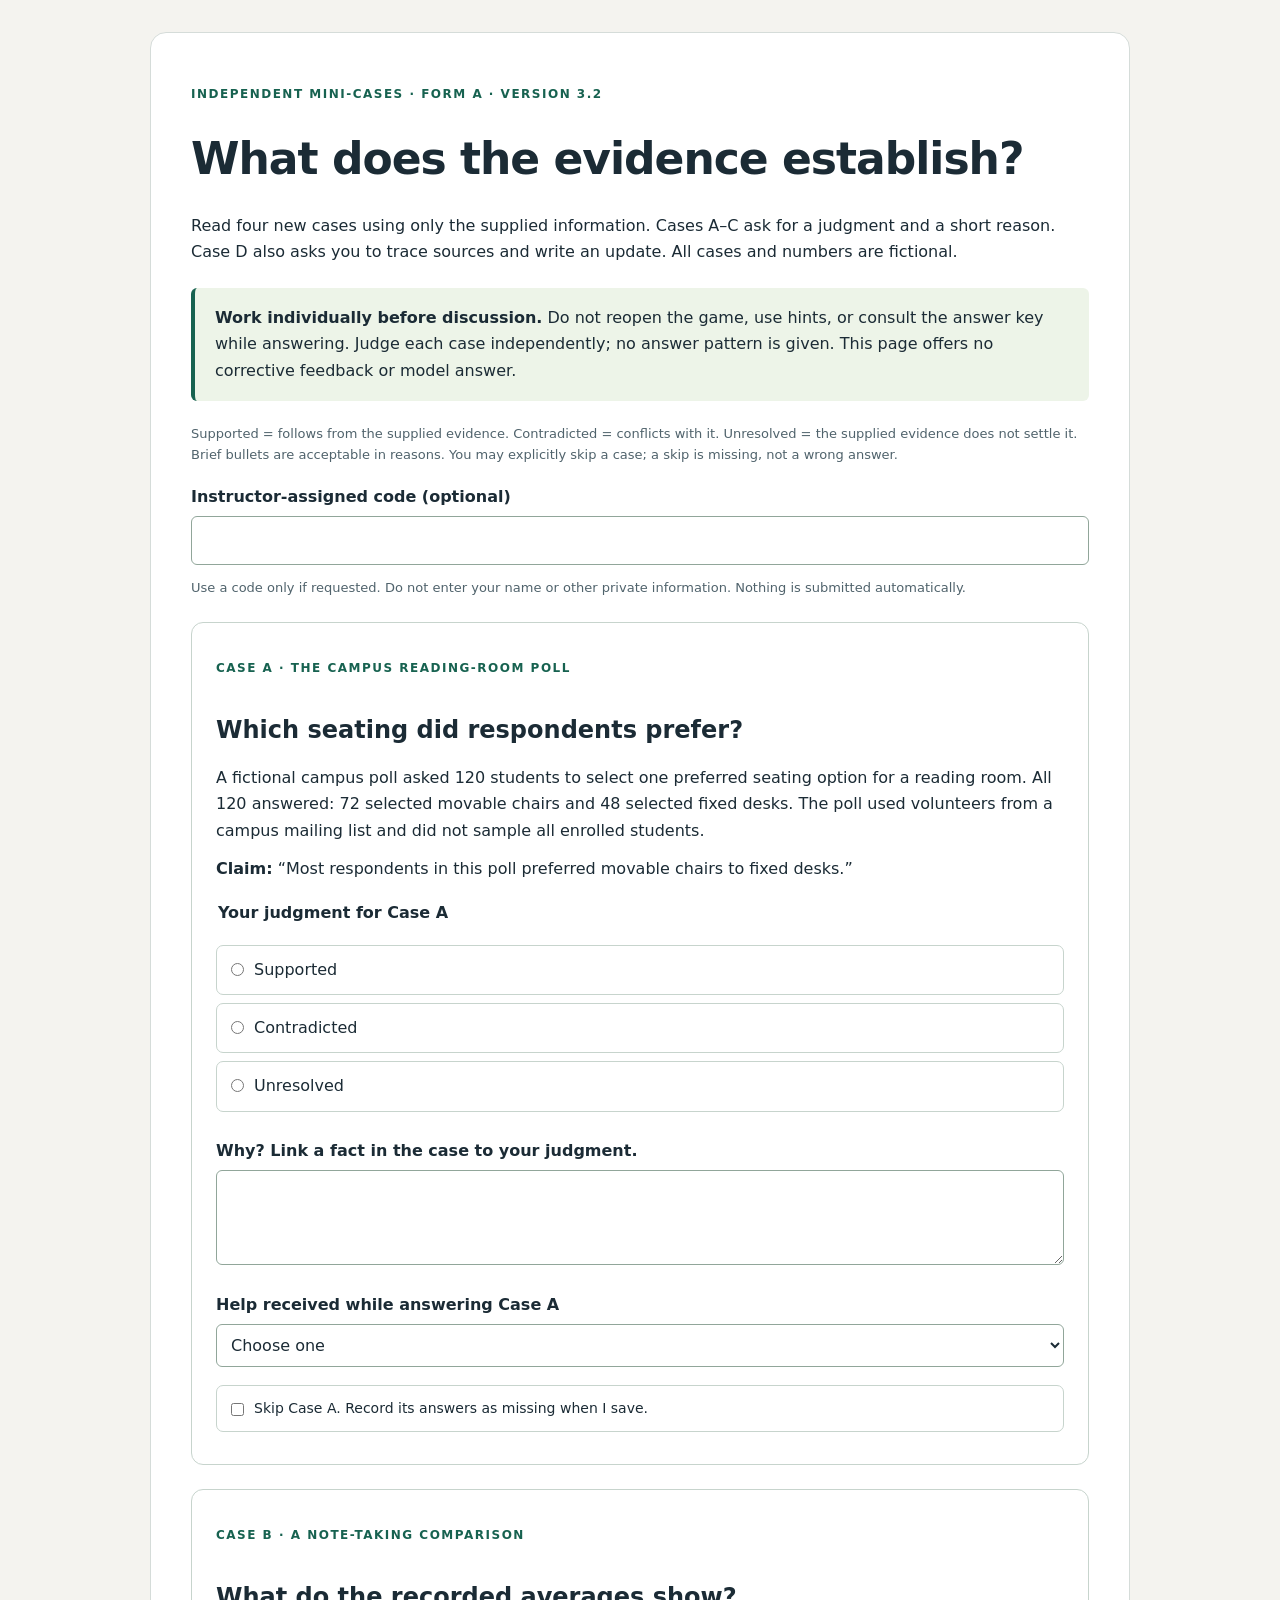
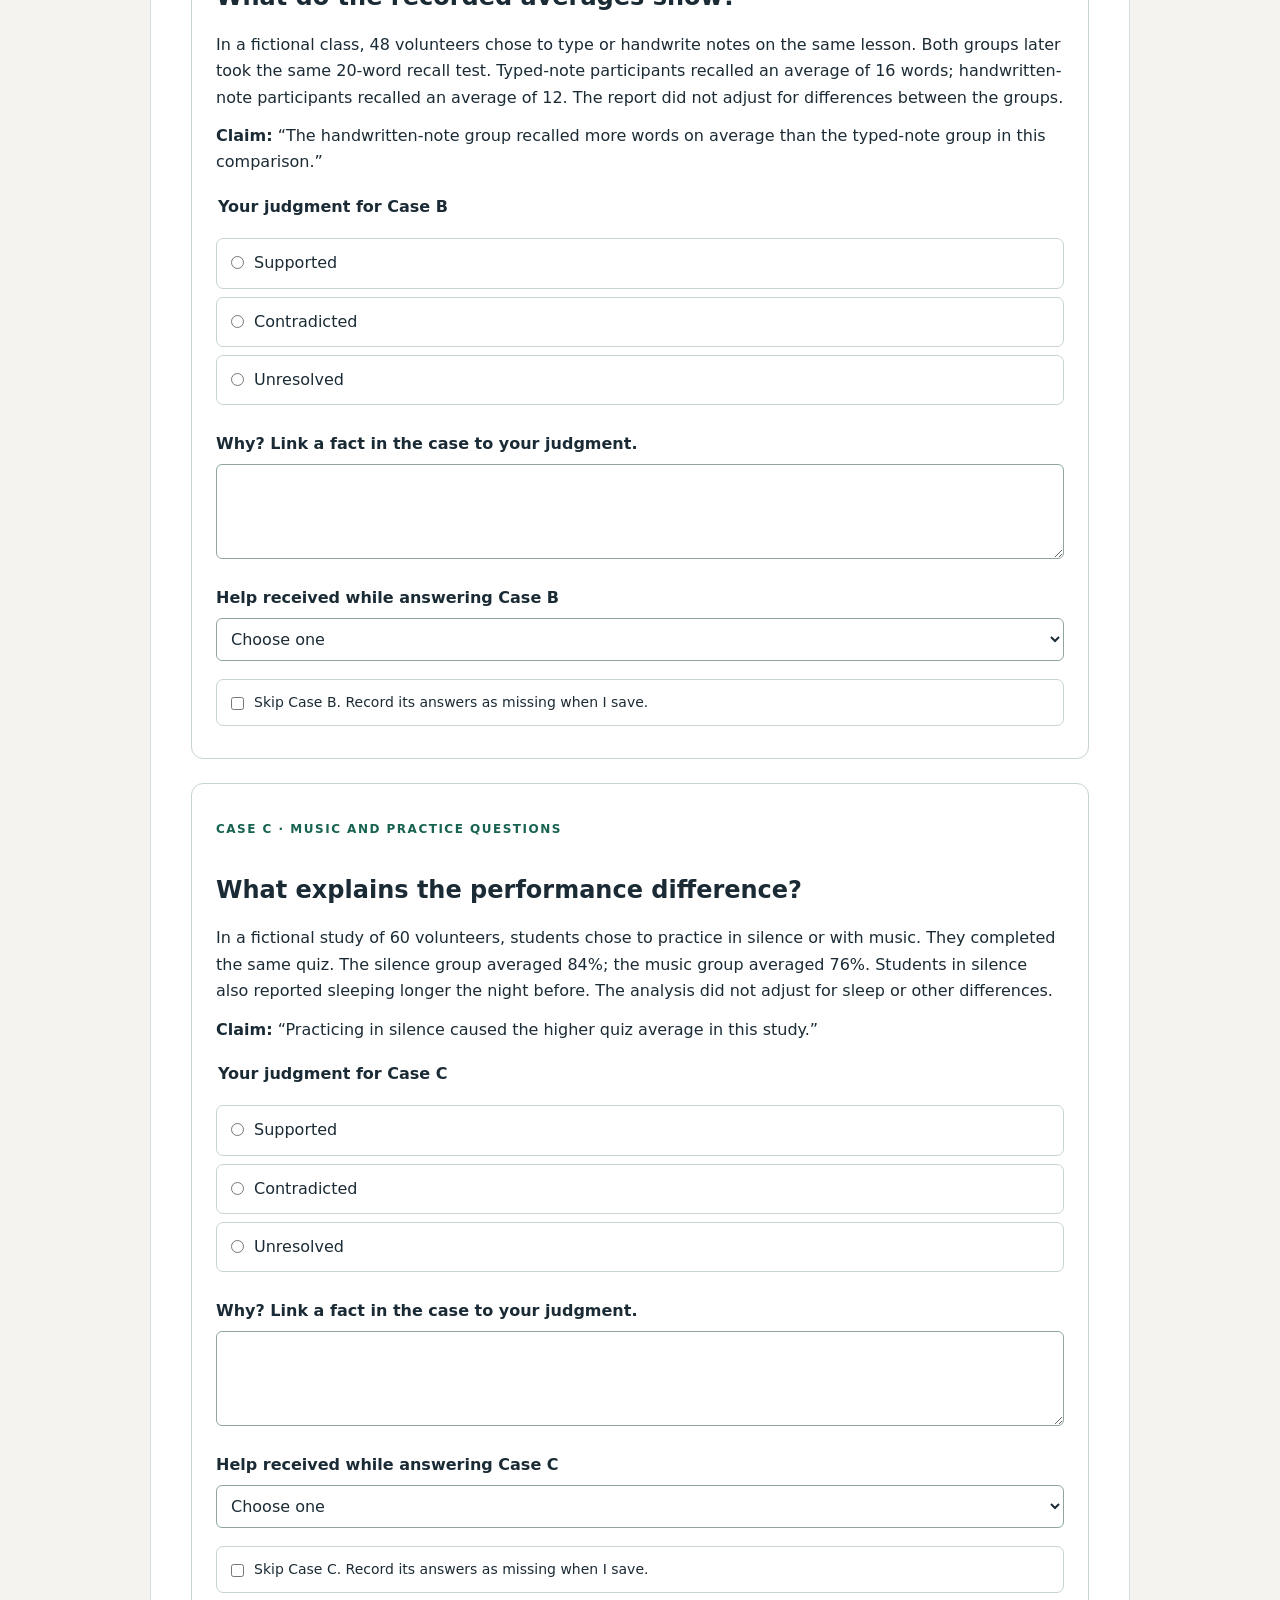
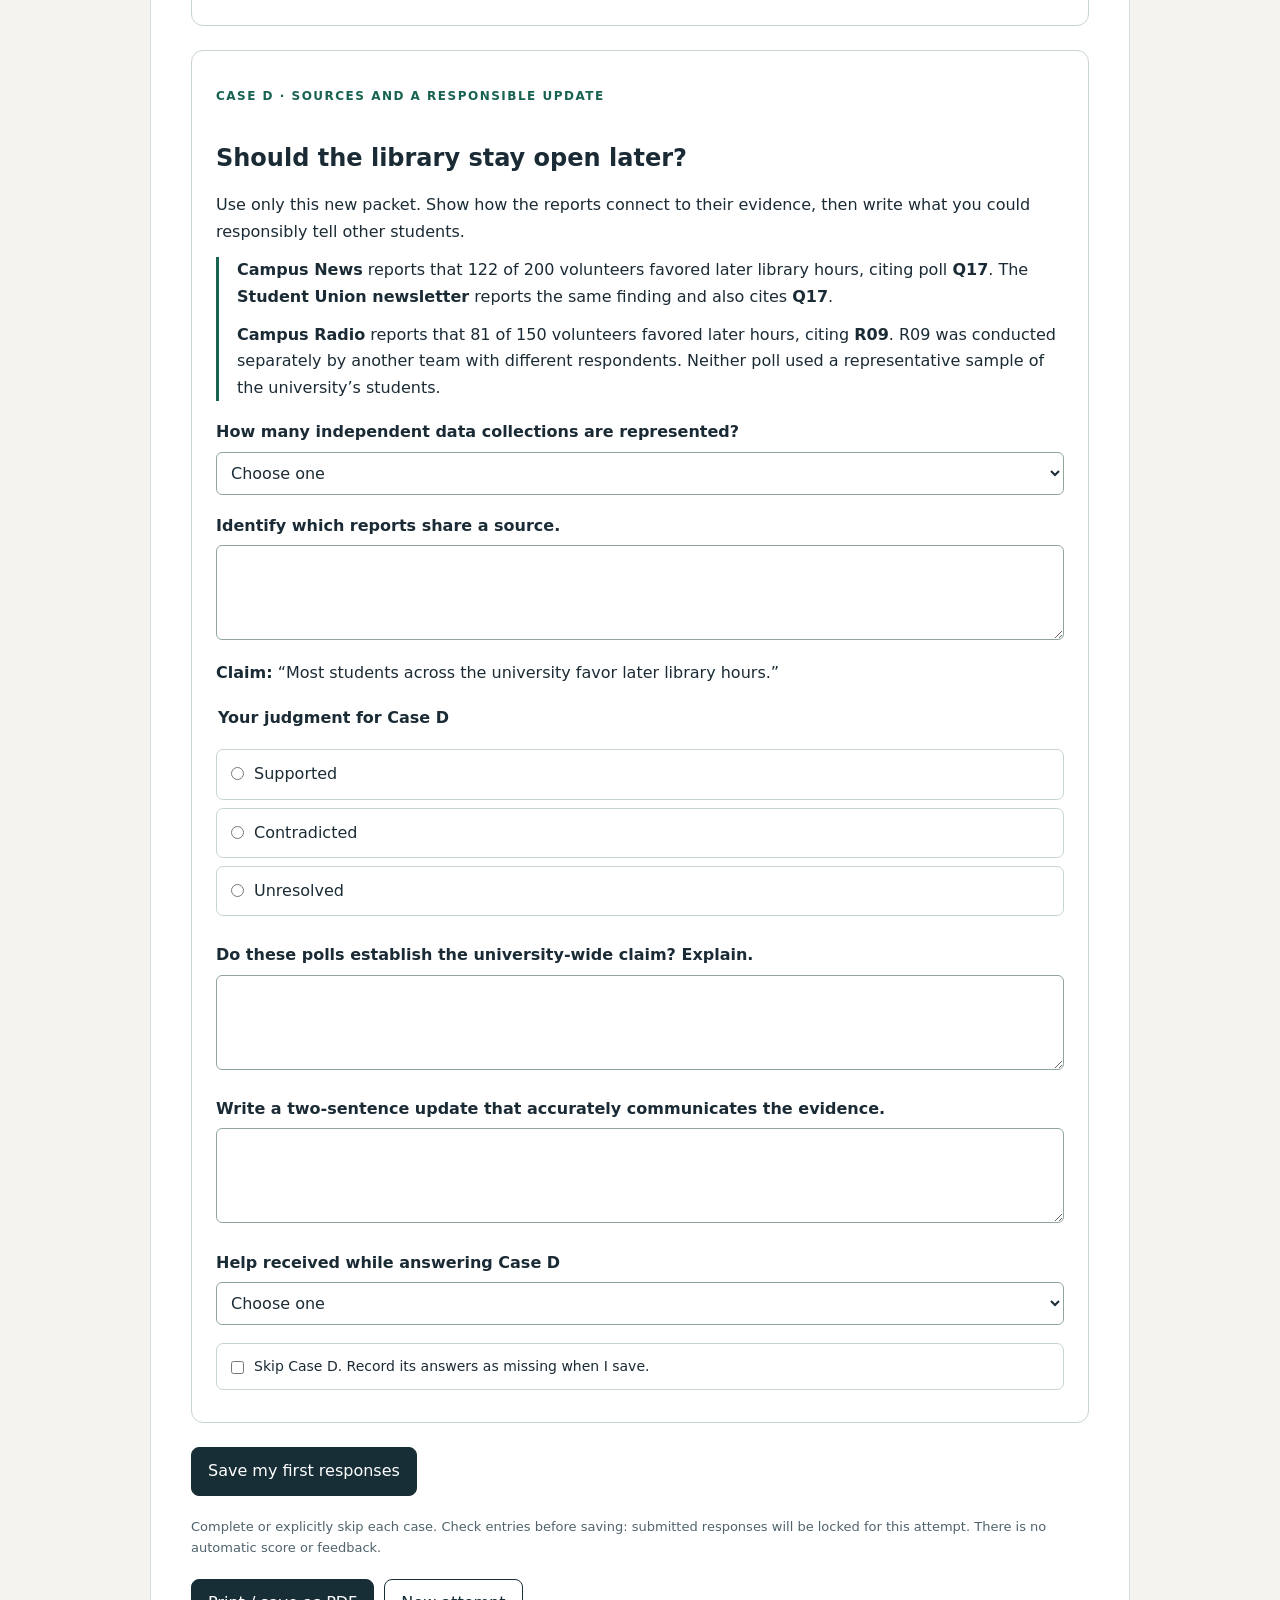
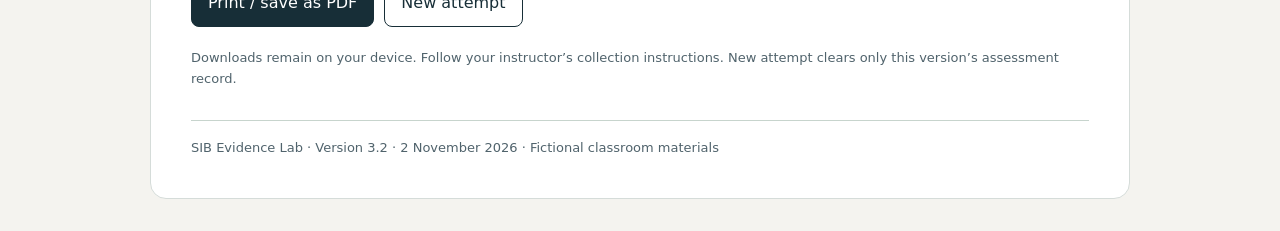
<file: assessment.html>
<!doctype html><html lang="en"><head><meta charset="utf-8"><meta name="viewport" content="width=device-width,initial-scale=1"><title>SIB Independent Mini Cases</title><style>*{box-sizing:border-box}html{color-scheme:light}body{background:#f4f3ef;color:#1b2b35;font:16px/1.65 system-ui,-apple-system,sans-serif;margin:0}main{max-width:980px;margin:32px auto;background:#fff;padding:40px;border:1px solid #d5dcd9;border-radius:16px}h1{font-size:clamp(30px,5vw,44px);line-height:1.12;letter-spacing:-1px}h2{font-size:24px;line-height:1.25;margin-top:36px}h3{font-size:18px}p{margin:12px 0}a{color:#176250}button,input,textarea,select{font:inherit}button,a{touch-action:manipulation}button,.btn{display:inline-block;border:1px solid #172e37;border-radius:8px;padding:10px 16px;background:#172e37;color:white;text-decoration:none;cursor:pointer}button.secondary,.btn.secondary{background:white;color:#172e37}button:focus-visible,a:focus-visible,input:focus-visible,textarea:focus-visible,select:focus-visible,summary:focus-visible{outline:3px solid #b66d18;outline-offset:4px}.actions{display:flex;flex-wrap:wrap;gap:10px;margin:20px 0}.kicker{font-size:12px;color:#176250;letter-spacing:1.5px;text-transform:uppercase;font-weight:750}.notice{background:#edf4e8;padding:17px 20px;border-left:4px solid #176250;margin:22px 0;border-radius:6px}.small{font-size:13px;color:#50636c}.case{padding:24px;border:1px solid #c7d4cd;border-radius:12px;margin:24px 0}fieldset{border:0;padding:0;margin:18px 0}legend{font-weight:700;margin-bottom:10px}.choice{display:flex;align-items:flex-start;gap:10px;margin:8px 0;padding:11px 14px;border:1px solid #c7d4cd;border-radius:7px;cursor:pointer}.choice:has(input:checked){background:#edf4e8;border-color:#176250}.choice input{margin:6px 0 0}.grid{display:grid;grid-template-columns:1fr 1fr;gap:20px}label.field{display:block;font-weight:650;margin:18px 0 6px}input[type=text],textarea,select{width:100%;padding:10px;border:1px solid #91a69a;border-radius:6px;color:#1b2b35;background:white}textarea{min-height:95px;resize:vertical}.error{color:#982a30;font-weight:650}table{border-collapse:collapse;width:100%;font-size:14px;margin:20px 0}th,td{text-align:left;vertical-align:top;border:1px solid #c7d4cd;padding:11px}th{background:#edf4e8}tr{break-inside:avoid}code{font-size:13px;overflow-wrap:anywhere}.scroll{overflow-x:auto}.blank{height:90px;border:1px solid #c7d4cd;margin:12px 0}.pagebreak{break-before:page}dialog{max-width:550px;width:calc(100% - 30px);padding:30px;border:1px solid #91a69a;border-radius:12px}dialog::backdrop{background:#12262caa}li{margin-bottom:9px}[hidden]{display:none!important}.record-answer{white-space:pre-wrap;overflow-wrap:anywhere;border-left:3px solid #91a69a;padding-left:14px}footer{margin-top:30px;border-top:1px solid #c7d4cd;padding-top:16px}.skip{position:absolute;top:-100px;left:15px}.skip:focus{top:10px}@media(max-width:650px){main{padding:22px;margin:12px;border-radius:10px}.grid{grid-template-columns:1fr}.case{padding:17px}table{min-width:580px}h1{font-size:32px}}@media print{body{background:white;font:11pt/1.5 Arial,sans-serif}main{border:0;margin:0;padding:0;max-width:none}.actions,.no-print,button,dialog,footer,.skip{display:none!important}h1{font-size:24pt}h2{font-size:17pt;break-after:avoid}h3,legend{break-after:avoid}.case{padding:15px;break-inside:avoid}.case.assessment-case{break-inside:auto}.small{font-size:9pt}.grid{display:block}.scroll{overflow:visible}table{min-width:0;font-size:9pt}a{color:inherit}textarea{min-height:80px}input,textarea,select{color:#111!important}.blank{height:65px}.notice{break-inside:avoid}#completionNotice{display:none}}textarea{overflow-wrap:anywhere}input:disabled,textarea:disabled,select:disabled{opacity:.6}.skip-case{margin-top:18px;font-size:14px}.source-packet{border-left:3px solid #176250;padding-left:18px}@media print{.skip-case{font-size:9pt}.case.assessment-case{break-before:page}.case.assessment-case:first-of-type{break-before:auto}}
</style></head><body><a class="skip" href="#main">Skip to content</a><main id="main"><p class="kicker">Independent mini-cases · Form A · Version 3.2</p><h1>What does the evidence establish?</h1><p>Read four new cases using only the supplied information. Cases A–C ask for a judgment and a short reason. Case D also asks you to trace sources and write an update. All cases and numbers are fictional.</p><div class="notice"><strong>Work individually before discussion.</strong> Do not reopen the game, use hints, or consult the answer key while answering. Judge each case independently; no answer pattern is given. This page offers no corrective feedback or model answer.</div><p class="small">Supported = follows from the supplied evidence. Contradicted = conflicts with it. Unresolved = the supplied evidence does not settle it. Brief bullets are acceptable in reasons. You may explicitly skip a case; a skip is missing, not a wrong answer.</p><div id="storageNotice" class="notice" role="status" hidden>Browser saving is unavailable. Keep this page open and download or print your record before leaving.</div><noscript><p class="notice">JavaScript is needed for saving and downloads. You can print this page and complete it on paper.</p></noscript><form id="assessmentForm"><label class="field" for="studyCode">Instructor-assigned code (optional)</label><input type="text" id="studyCode" name="studyCode" maxlength="40" autocomplete="off"><p class="small">Use a code only if requested. Do not enter your name or other private information. Nothing is submitted automatically.</p><section class="case assessment-case" id="caseA"><p class="kicker">Case A · The campus reading-room poll</p><h2>Which seating did respondents prefer?</h2><p>A fictional campus poll asked 120 students to select one preferred seating option for a reading room. All 120 answered: 72 selected movable chairs and 48 selected fixed desks. The poll used volunteers from a campus mailing list and did not sample all enrolled students.</p><p><strong>Claim:</strong> “Most respondents in this poll preferred movable chairs to fixed desks.”</p><fieldset><legend>Your judgment for Case A</legend><label class="choice"><input type="radio" name="A" value="supports" required>Supported</label><label class="choice"><input type="radio" name="A" value="contradicts">Contradicted</label><label class="choice"><input type="radio" name="A" value="unresolved">Unresolved</label></fieldset><label class="field" for="reasonA">Why? Link a fact in the case to your judgment.</label><textarea id="reasonA" name="reasonA" maxlength="700" required></textarea><label class="field" for="helpA">Help received while answering Case A</label><select id="helpA" name="helpA" required><option value="">Choose one</option><option value="none">None</option><option value="interface">Help using the page only</option><option value="reasoning">Help interpreting evidence or choosing an answer</option></select><label class="choice skip-case"><input type="checkbox" id="skipA" name="skipA">Skip Case A. Record its answers as missing when I save.</label></section>
<section class="case assessment-case" id="caseB"><p class="kicker">Case B · A note-taking comparison</p><h2>What do the recorded averages show?</h2><p>In a fictional class, 48 volunteers chose to type or handwrite notes on the same lesson. Both groups later took the same 20-word recall test. Typed-note participants recalled an average of 16 words; handwritten-note participants recalled an average of 12. The report did not adjust for differences between the groups.</p><p><strong>Claim:</strong> “The handwritten-note group recalled more words on average than the typed-note group in this comparison.”</p><fieldset><legend>Your judgment for Case B</legend><label class="choice"><input type="radio" name="B" value="supports" required>Supported</label><label class="choice"><input type="radio" name="B" value="contradicts">Contradicted</label><label class="choice"><input type="radio" name="B" value="unresolved">Unresolved</label></fieldset><label class="field" for="reasonB">Why? Link a fact in the case to your judgment.</label><textarea id="reasonB" name="reasonB" maxlength="700" required></textarea><label class="field" for="helpB">Help received while answering Case B</label><select id="helpB" name="helpB" required><option value="">Choose one</option><option value="none">None</option><option value="interface">Help using the page only</option><option value="reasoning">Help interpreting evidence or choosing an answer</option></select><label class="choice skip-case"><input type="checkbox" id="skipB" name="skipB">Skip Case B. Record its answers as missing when I save.</label></section>
<section class="case assessment-case" id="caseC"><p class="kicker">Case C · Music and practice questions</p><h2>What explains the performance difference?</h2><p>In a fictional study of 60 volunteers, students chose to practice in silence or with music. They completed the same quiz. The silence group averaged 84%; the music group averaged 76%. Students in silence also reported sleeping longer the night before. The analysis did not adjust for sleep or other differences.</p><p><strong>Claim:</strong> “Practicing in silence caused the higher quiz average in this study.”</p><fieldset><legend>Your judgment for Case C</legend><label class="choice"><input type="radio" name="C" value="supports" required>Supported</label><label class="choice"><input type="radio" name="C" value="contradicts">Contradicted</label><label class="choice"><input type="radio" name="C" value="unresolved">Unresolved</label></fieldset><label class="field" for="reasonC">Why? Link a fact in the case to your judgment.</label><textarea id="reasonC" name="reasonC" maxlength="700" required></textarea><label class="field" for="helpC">Help received while answering Case C</label><select id="helpC" name="helpC" required><option value="">Choose one</option><option value="none">None</option><option value="interface">Help using the page only</option><option value="reasoning">Help interpreting evidence or choosing an answer</option></select><label class="choice skip-case"><input type="checkbox" id="skipC" name="skipC">Skip Case C. Record its answers as missing when I save.</label></section><section class="case assessment-case" id="caseD"><p class="kicker">Case D · Sources and a responsible update</p><h2>Should the library stay open later?</h2><p>Use only this new packet. Show how the reports connect to their evidence, then write what you could responsibly tell other students.</p><div class="source-packet"><p><strong>Campus News</strong> reports that 122 of 200 volunteers favored later library hours, citing poll <strong>Q17</strong>. The <strong>Student Union newsletter</strong> reports the same finding and also cites <strong>Q17</strong>.</p><p><strong>Campus Radio</strong> reports that 81 of 150 volunteers favored later hours, citing <strong>R09</strong>. R09 was conducted separately by another team with different respondents. Neither poll used a representative sample of the university’s students.</p></div><label class="field" for="dataCountD">How many independent data collections are represented?</label><select id="dataCountD" name="dataCountD" required><option value="">Choose one</option><option value="1">One</option><option value="2">Two</option><option value="3">Three</option></select><label class="field" for="sharedD">Identify which reports share a source.</label><textarea id="sharedD" name="sharedD" maxlength="700" required></textarea><p><strong>Claim:</strong> “Most students across the university favor later library hours.”</p><fieldset><legend>Your judgment for Case D</legend><label class="choice"><input type="radio" name="D" value="supports" required>Supported</label><label class="choice"><input type="radio" name="D" value="contradicts">Contradicted</label><label class="choice"><input type="radio" name="D" value="unresolved">Unresolved</label></fieldset><label class="field" for="reasonD">Do these polls establish the university-wide claim? Explain.</label><textarea id="reasonD" name="reasonD" maxlength="700" required></textarea><label class="field" for="messageD">Write a two-sentence update that accurately communicates the evidence.</label><textarea id="messageD" name="messageD" maxlength="1200" required></textarea><label class="field" for="helpD">Help received while answering Case D</label><select id="helpD" name="helpD" required><option value="">Choose one</option><option value="none">None</option><option value="interface">Help using the page only</option><option value="reasoning">Help interpreting evidence or choosing an answer</option></select><label class="choice skip-case"><input type="checkbox" id="skipD" name="skipD">Skip Case D. Record its answers as missing when I save.</label></section><p id="formError" class="error" role="alert" tabindex="-1"></p><div class="actions"><button type="submit">Save my first responses</button></div><p class="small">Complete or explicitly skip each case. Check entries before saving: submitted responses will be locked for this attempt. There is no automatic score or feedback.</p></form><section id="savedRecord" hidden></section><section id="experience" hidden><h2>About the game (optional)</h2><p class="small">These questions describe your experience with FocusBoost, separately from the assessment.</p><div class="grid"><div><label class="field" for="clarity">How clear was the game?</label><select id="clarity"><option value="">Prefer not to answer</option><option value="1">1 — Very unclear</option><option value="2">2 — Somewhat unclear</option><option value="3">3 — Neither clear nor unclear</option><option value="4">4 — Somewhat clear</option><option value="5">5 — Very clear</option><option value="not_played">I did not play the game</option></select></div><div><label class="field" for="enjoyment">How enjoyable was the game?</label><select id="enjoyment"><option value="">Prefer not to answer</option><option value="1">1 — Not at all enjoyable</option><option value="2">2 — Slightly enjoyable</option><option value="3">3 — Moderately enjoyable</option><option value="4">4 — Very enjoyable</option><option value="5">5 — Extremely enjoyable</option><option value="not_played">I did not play the game</option></select></div></div><label class="field" for="comment">What was unclear or could be improved?</label><textarea id="comment" maxlength="1000"></textarea><p id="saveStatus" role="status" class="small"></p></section><div class="actions"><button type="button" id="printBtn">Print / save as PDF</button><button type="button" id="csvBtn" hidden>Download CSV</button><button type="button" id="jsonBtn" hidden>Download JSON</button><button type="button" class="secondary" id="resetBtn">New attempt</button></div><p class="small">Downloads remain on your device. Follow your instructor’s collection instructions. New attempt clears only this version’s assessment record.</p><dialog id="resetDialog" aria-labelledby="resetTitle"><h2 id="resetTitle">Start a new assessment attempt?</h2><p>Download or print the current record first if needed. This clears this assessment’s answers and comments in this browser.</p><div class="actions"><button id="cancelReset">Keep this attempt</button><button id="confirmReset" class="secondary">Clear and start again</button></div></dialog><footer class="small">SIB Evidence Lab · Version 3.2 · 2 November 2026 · Fictional classroom materials</footer></main><script>'use strict';
(()=>{
const KEY='sib-independent-cases.v3.2.form-a',VERSION='3.2.0-form-a',IDS=['A','B','C','D'];
const LABELS={supports:'Supported',contradicts:'Contradicted',unresolved:'Unresolved'};
const HELP={none:'None',interface:'Help using the page only',reasoning:'Help interpreting evidence or choosing an answer'};
const esc=v=>String(v??'').replace(/[&<>"']/g,c=>({'&':'&amp;','<':'&lt;','>':'&gt;','"':'&quot;',"'":'&#39;'}[c]));
const fresh=()=>({version:VERSION,draft:{},submitted:null,experience:{clarity:'',enjoyment:'',comment:''}});
const str=(v,n=700)=>typeof v==='string'?v.slice(0,n):'';
function clean(d){const r={studyCode:str(d?.studyCode,40).trim()};for(const id of IDS){r[id]=Object.hasOwn(LABELS,d?.[id])?d[id]:'';r['reason'+id]=str(d?.['reason'+id]);r['help'+id]=Object.hasOwn(HELP,d?.['help'+id])?d['help'+id]:'';r['skip'+id]=d?.['skip'+id]===true;}r.dataCountD=['1','2','3'].includes(d?.dataCountD)?d.dataCountD:'';r.sharedD=str(d?.sharedD);r.messageD=str(d?.messageD,1200);return r;}
function complete(d){return IDS.every(id=>d['skip'+id]||(d[id]&&d['reason'+id]?.trim()&&d['help'+id]&&(id!=='D'||(d.dataCountD&&d.sharedD?.trim()&&d.messageD?.trim()))));}
function submit(s,d){const r=clean(d);if(s.submitted||!complete(r))return false;for(const id of IDS)if(r['skip'+id]){r[id]='';r['reason'+id]='';r['help'+id]='';if(id==='D'){r.dataCountD='';r.sharedD='';r.messageD='';}}s.submitted=JSON.parse(JSON.stringify(r));s.draft={...r};return true;}
function hydrate(raw){const s=fresh();if(!raw||raw.version!==VERSION)return s;s.draft=clean(raw.draft);if(raw.submitted)submit(s,raw.submitted);for(const k of ['clarity','enjoyment'])if(['','1','2','3','4','5','not_played'].includes(raw.experience?.[k]))s.experience[k]=raw.experience[k];s.experience.comment=str(raw.experience?.comment,1000);return s;}
function rows(s){if(!s.submitted)return [];const d=s.submitted,n=IDS.filter(id=>!d['skip'+id]).length;return IDS.map(id=>({material_version:VERSION,study_code:d.studyCode,case_id:id,case_status:d['skip'+id]?'skipped':'answered',first_judgment:d[id],first_reason:d['reason'+id],independent_data_collections:id==='D'?d.dataCountD:'',shared_source_explanation:id==='D'?d.sharedD:'',student_update:id==='D'?d.messageD:'',help_received:d['help'+id],record_submitted:1,cases_answered:n,cases_skipped:IDS.length-n,assessment_complete:Number(n===IDS.length),game_clarity:s.experience.clarity,game_enjoyment:s.experience.enjoyment,optional_comment:s.experience.comment}));}
function csvCell(v){let t=String(v??'');if(/^\s*[=+@\-]/.test(t))t="'"+t;return '"'+t.replace(/"/g,'""')+'"';}
if(typeof module!=='undefined')module.exports={VERSION,KEY,fresh,clean,complete,submit,hydrate,rows,csvCell};if(typeof document==='undefined')return;
const $=id=>document.getElementById(id);let state=fresh(),storageOK=true;try{state=hydrate(JSON.parse(localStorage.getItem(KEY)||'null'));}catch(e){storageOK=false;}
function save(){try{localStorage.setItem(KEY,JSON.stringify(state));}catch(e){storageOK=false;}$('storageNotice').hidden=storageOK;}
function applySkips(){for(const id of IDS){const skip=$('skip'+id).checked;for(const el of $('case'+id).querySelectorAll('input,textarea,select')){if(el.id==='skip'+id)continue;el.disabled=skip;el.required=!skip;}}}
function render(){const saved=!!state.submitted;$('storageNotice').hidden=storageOK;$('assessmentForm').hidden=saved;$('savedRecord').hidden=!saved;$('experience').hidden=!saved;$('csvBtn').hidden=!saved;$('jsonBtn').hidden=!saved;if(saved){const d=state.submitted;const n=IDS.filter(id=>!d['skip'+id]).length;$('savedRecord').innerHTML=`<div class="notice" id="completionNotice" role="status"><strong>Your first responses are saved and locked.</strong> ${n} cases answered; ${4-n} skipped. This is a completion record, not a learning score.</div><h2 tabindex="-1" id="savedTitle">Your saved responses</h2><p>Form A · Version 3.2 · Code: ${esc(d.studyCode||'Not provided')}</p>`+IDS.map(id=>`<section class="case"><h3>Case ${id}</h3>${d['skip'+id]?'<p>Skipped. Responses are missing, not scored as incorrect.</p>':`${id==='D'?`<p><strong>Independent data collections:</strong> ${esc(d.dataCountD)}</p><p><strong>Shared sources:</strong></p><p class="record-answer">${esc(d.sharedD)}</p>`:''}<p><strong>Your judgment:</strong> ${LABELS[d[id]]}</p><p class="record-answer">${esc(d['reason'+id])}</p>${id==='D'?`<p><strong>Your update:</strong></p><p class="record-answer">${esc(d.messageD)}</p>`:''}<p class="small">Help: ${HELP[d['help'+id]]}</p>`}</section>`).join('');for(const k of ['clarity','enjoyment','comment'])$(k).value=state.experience[k];}else{for(const el of $('assessmentForm').elements){if(!el.name)continue;if(el.type==='radio')el.checked=state.draft[el.name]===el.value;else if(el.type==='checkbox')el.checked=state.draft[el.name]===true;else if(el.type!=='submit')el.value=state.draft[el.name]||'';}applySkips();}}
function collect(){const r={};for(const el of $('assessmentForm').elements){if(!el.name)continue;if(el.type==='radio'){if(el.checked)r[el.name]=el.value;}else if(el.type==='checkbox')r[el.name]=el.checked;else r[el.name]=el.value;}return r;}
for(const event of ['input','change'])$('assessmentForm').addEventListener(event,()=>{if(!state.submitted){state.draft=clean(collect());save();applySkips();}});
$('assessmentForm').addEventListener('submit',e=>{e.preventDefault();if(!submit(state,collect())){$('formError').textContent='Complete every field in each case or explicitly skip that case. Reasons must contain more than spaces.';$('formError').focus();return;}save();render();$('savedTitle').focus();$('savedRecord').scrollIntoView({block:'start'});});
for(const k of ['clarity','enjoyment','comment'])$(k).addEventListener(k==='comment'?'input':'change',()=>{state.experience[k]=$(k).value;save();$('saveStatus').textContent=storageOK?'Optional response saved in this browser.':'Download your record to keep this optional response.';});
function download(kind){if(!state.submitted)return;const r=rows(state),keys=Object.keys(r[0]),text=kind==='json'?JSON.stringify({...state,exportRows:r},null,2):'\uFEFF'+keys.map(csvCell).join(',')+'\r\n'+r.map(row=>keys.map(k=>csvCell(row[k])).join(',')).join('\r\n')+'\r\n';const a=document.createElement('a'),url=URL.createObjectURL(new Blob([text],{type:kind==='json'?'application/json':'text/csv;charset=utf-8'}));a.href=url;a.download='SIB_Mini_Cases_Form_A_v3_2.'+kind;a.click();setTimeout(()=>URL.revokeObjectURL(url),1000);}
$('csvBtn').onclick=()=>download('csv');$('jsonBtn').onclick=()=>download('json');$('printBtn').onclick=()=>window.print();$('resetBtn').onclick=()=>$('resetDialog').showModal();$('cancelReset').onclick=()=>$('resetDialog').close();$('confirmReset').onclick=()=>{state=fresh();save();$('assessmentForm').reset();$('formError').textContent='';$('saveStatus').textContent='';$('resetDialog').close();render();$('studyCode').focus();window.scrollTo(0,0);};render();
})();
</script></body></html>
</file>
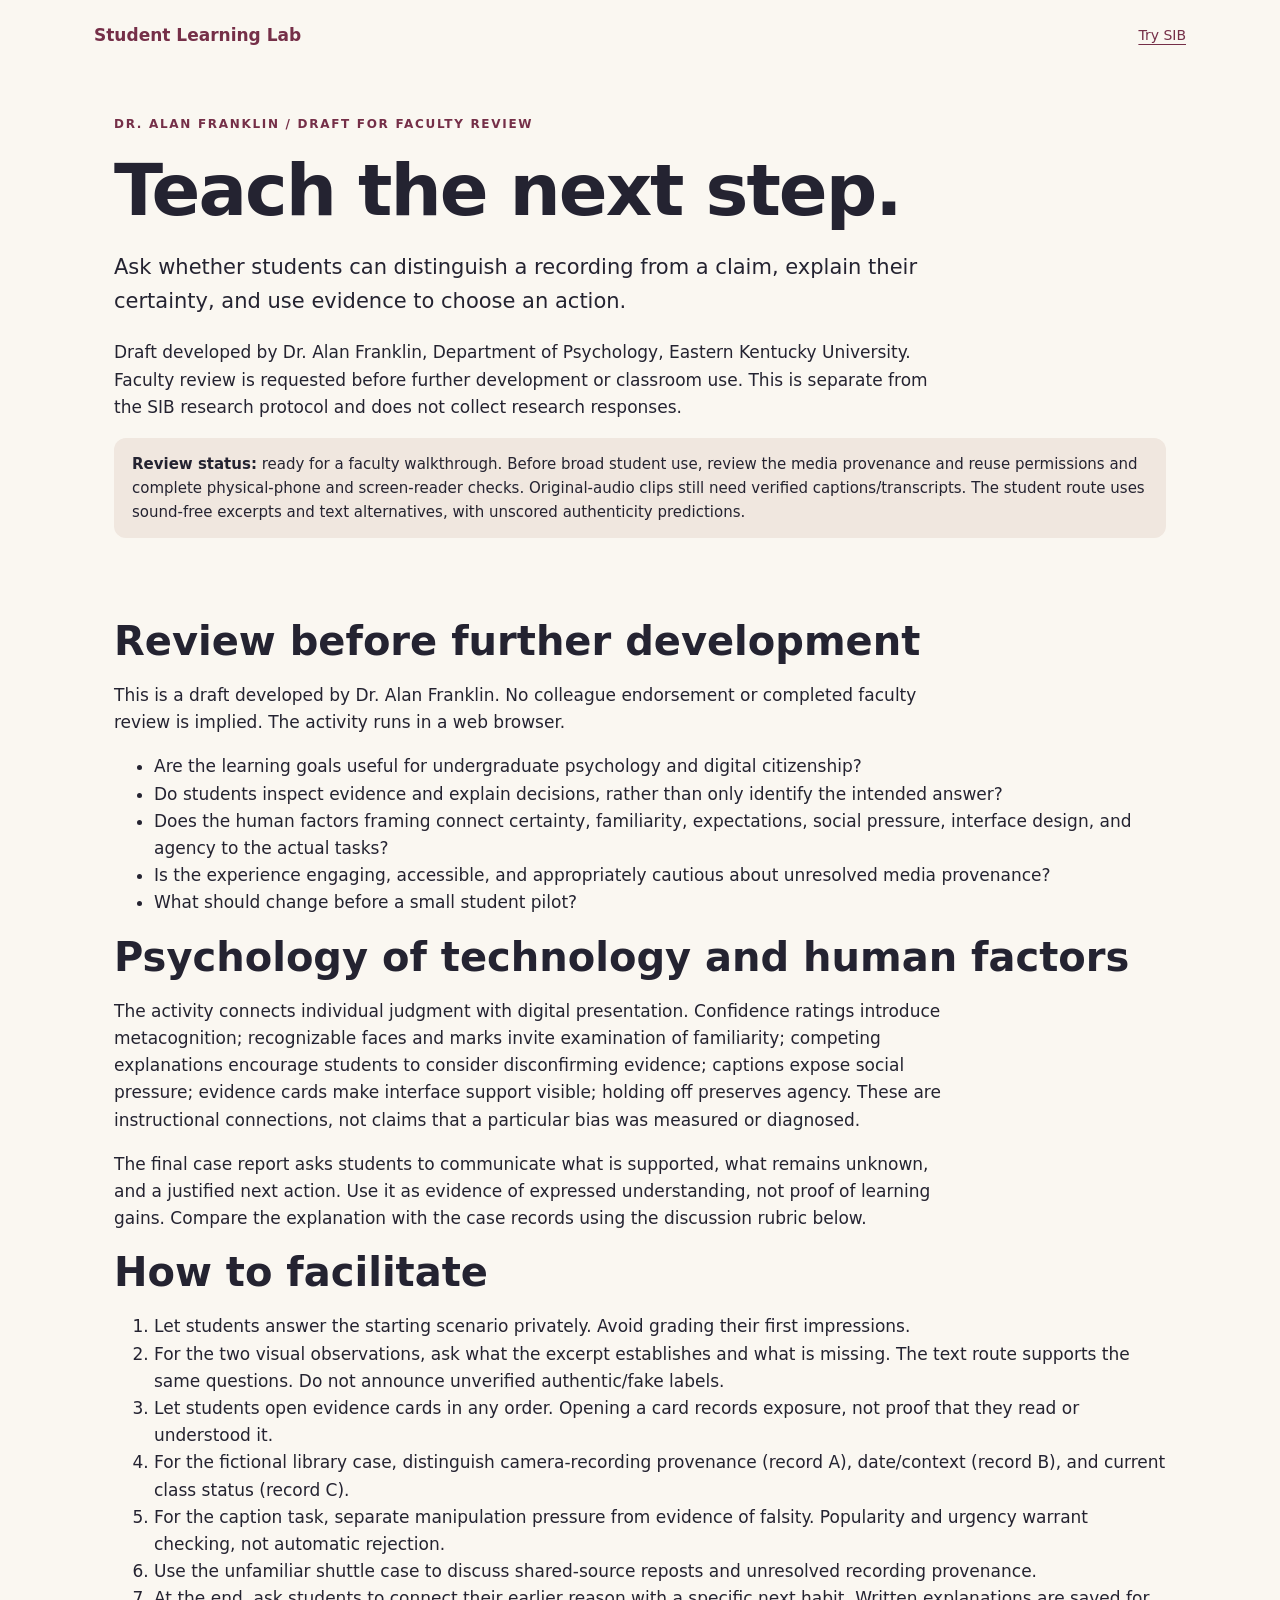
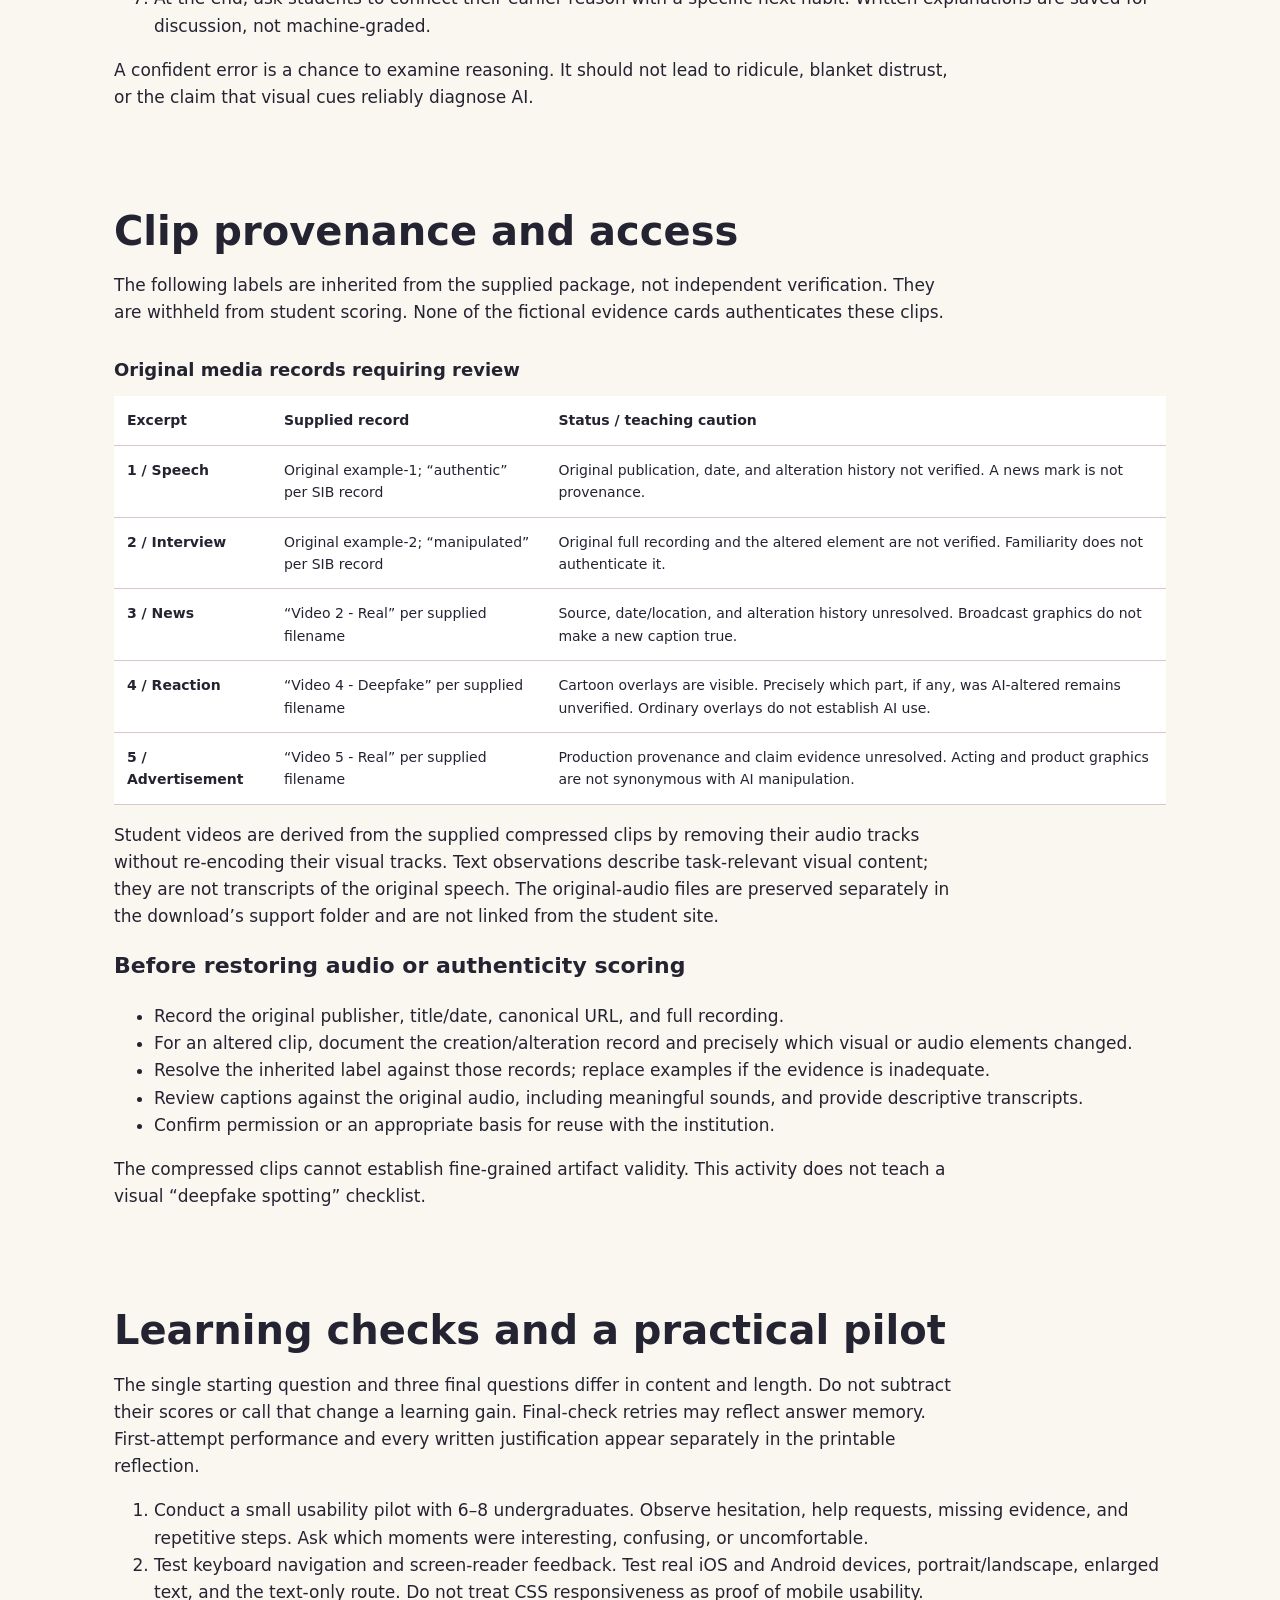
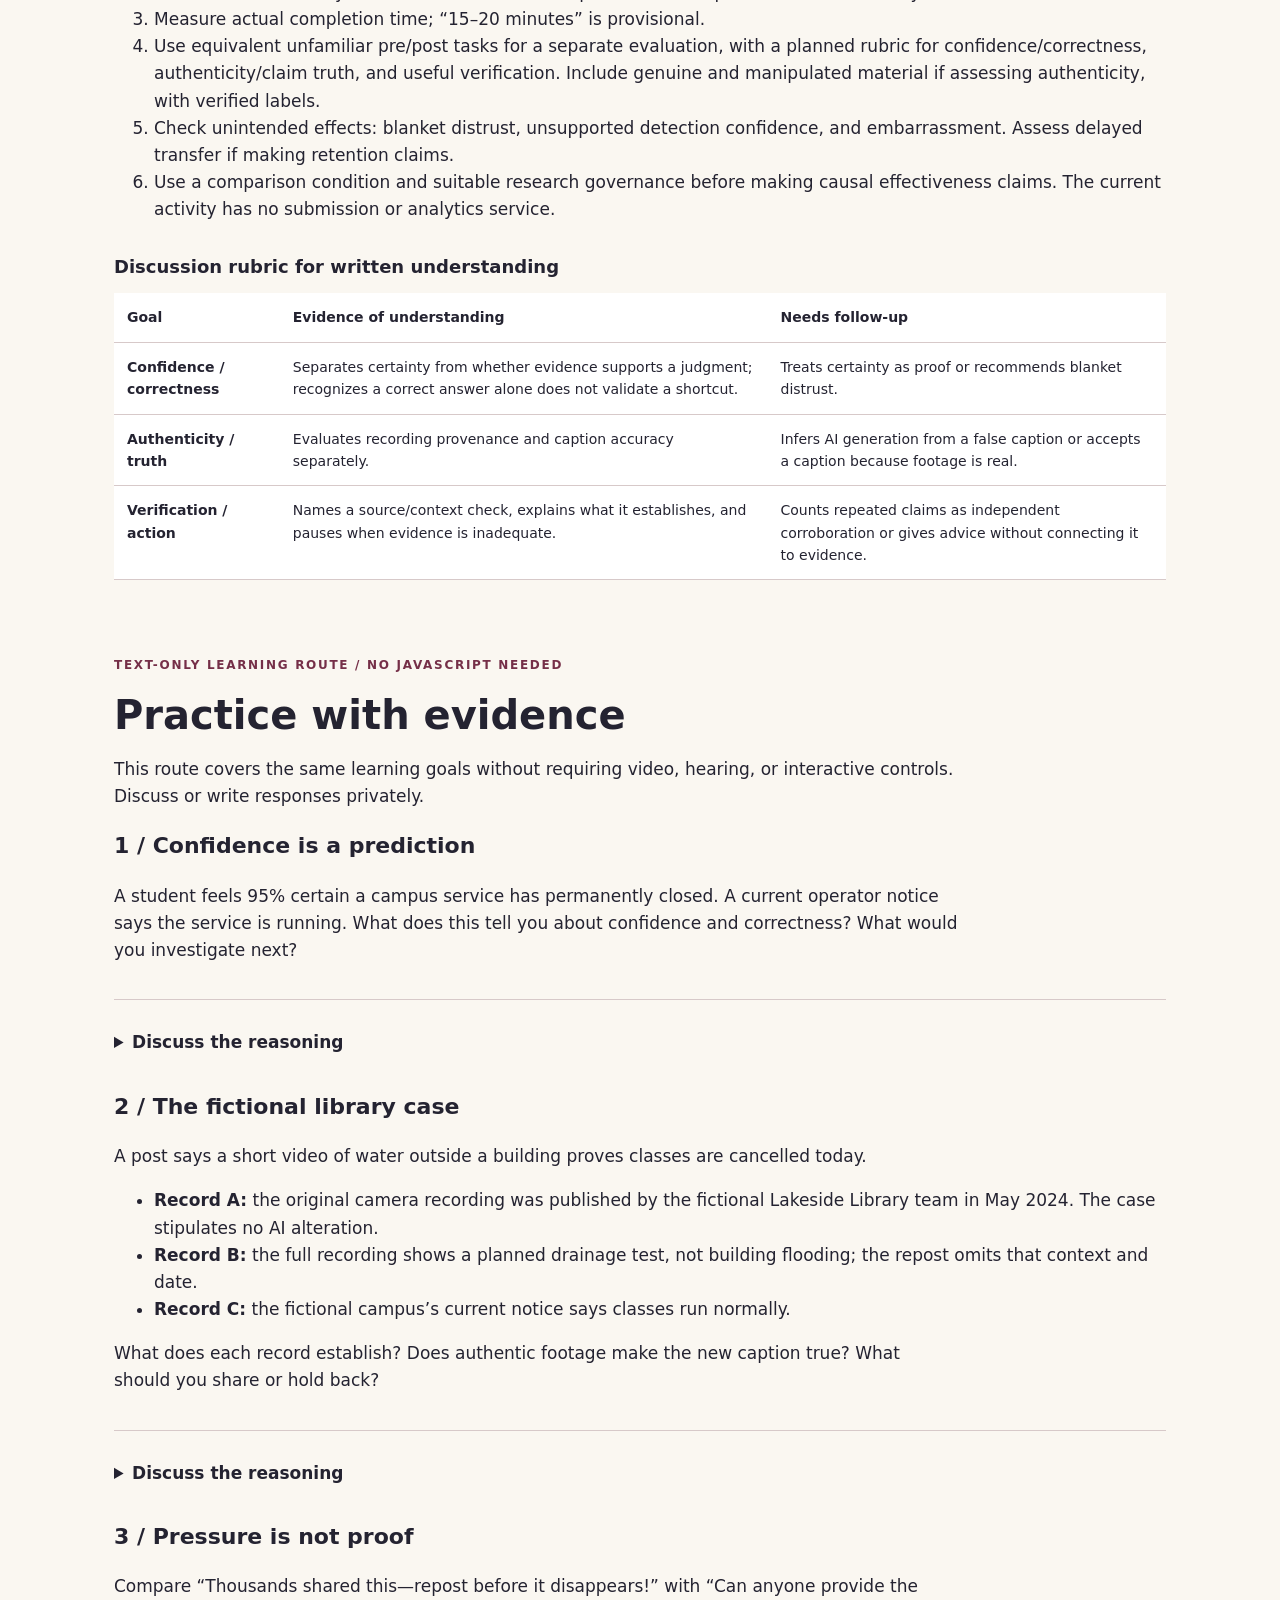
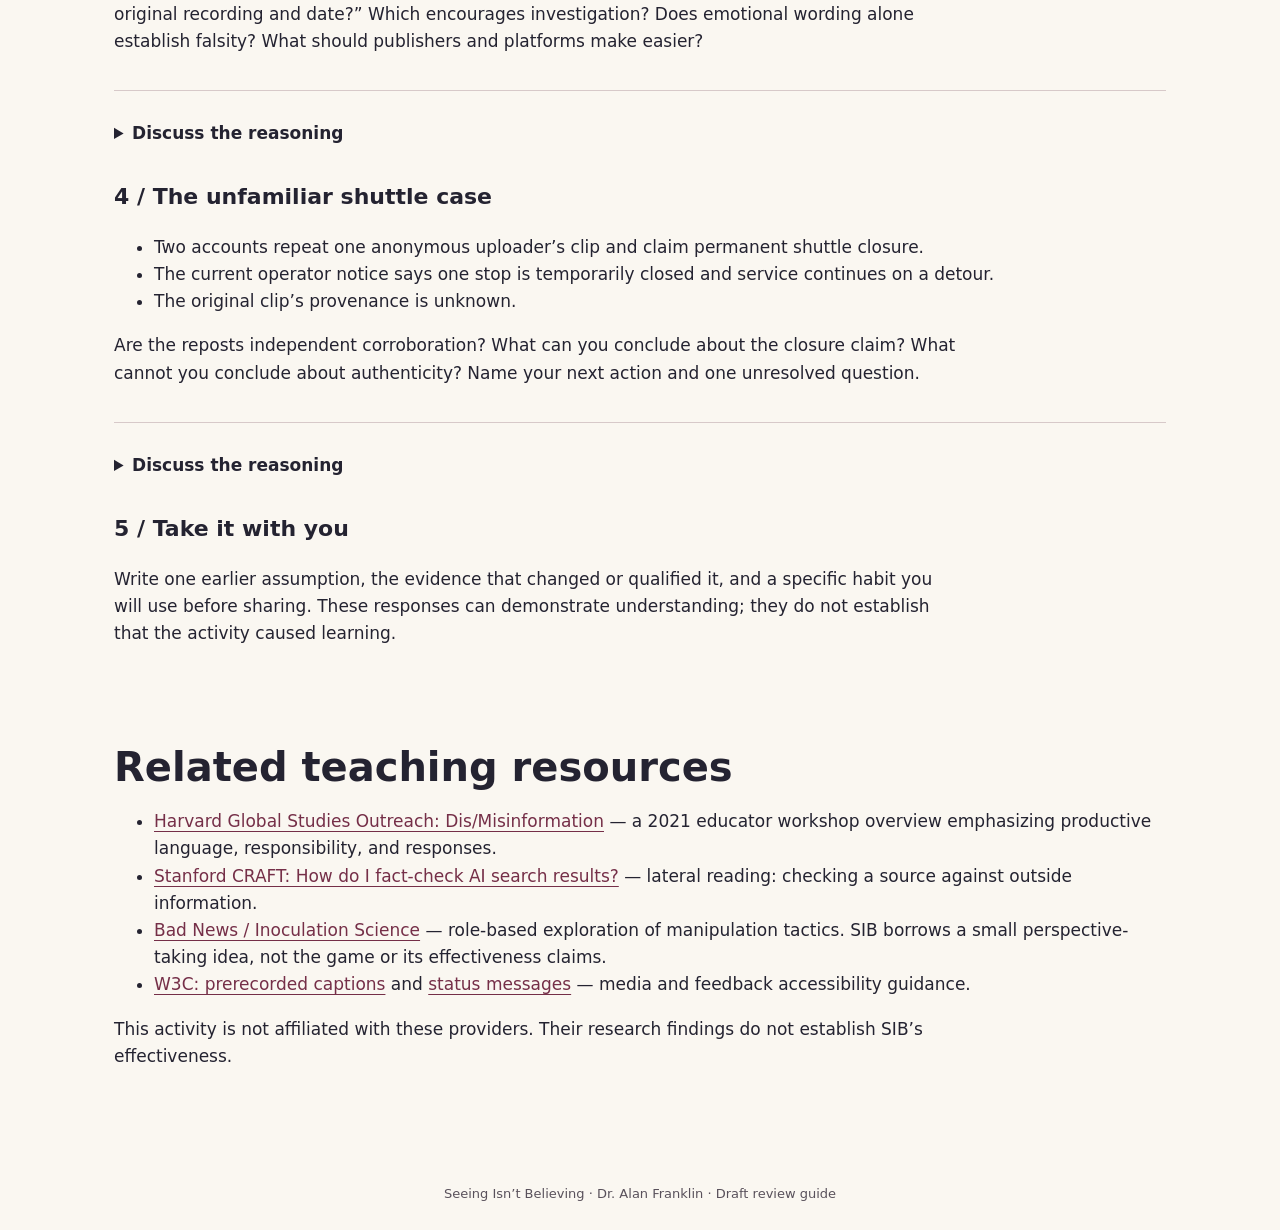
<file: facilitator.html>
<!doctype html><html lang="en"><head><meta charset="utf-8"><meta name="viewport" content="width=device-width,initial-scale=1"><title>SIB | Facilitator guide & source status</title><link rel="icon" href="assets/favicon.svg" type="image/svg+xml"><link rel="stylesheet" href="style.css"></head><body><a class="skip" href="#main">Skip to guide</a><header><a href="index.html">Student Learning Lab</a><nav aria-label="Main"><a href="sib.html">Try SIB</a></nav></header><main id="main"><section><p class="eyebrow">DR. ALAN FRANKLIN / DRAFT FOR FACULTY REVIEW</p><h1>Teach the next step.</h1><p class="lead">Ask whether students can distinguish a recording from a claim, explain their certainty, and use evidence to choose an action.</p><p>Draft developed by Dr. Alan Franklin, Department of Psychology, Eastern Kentucky University. Faculty review is requested before further development or classroom use. This is separate from the SIB research protocol and does not collect research responses.</p><div class="notice"><strong>Review status:</strong> ready for a faculty walkthrough. Before broad student use, review the media provenance and reuse permissions and complete physical-phone and screen-reader checks. Original-audio clips still need verified captions/transcripts. The student route uses sound-free excerpts and text alternatives, with unscored authenticity predictions.</div></section><section><h2>Review before further development</h2><p>This is a draft developed by Dr. Alan Franklin. No colleague endorsement or completed faculty review is implied. The activity runs in a web browser.</p><ul><li>Are the learning goals useful for undergraduate psychology and digital citizenship?</li><li>Do students inspect evidence and explain decisions, rather than only identify the intended answer?</li><li>Does the human factors framing connect certainty, familiarity, expectations, social pressure, interface design, and agency to the actual tasks?</li><li>Is the experience engaging, accessible, and appropriately cautious about unresolved media provenance?</li><li>What should change before a small student pilot?</li></ul><h2>Psychology of technology and human factors</h2><p>The activity connects individual judgment with digital presentation. Confidence ratings introduce metacognition; recognizable faces and marks invite examination of familiarity; competing explanations encourage students to consider disconfirming evidence; captions expose social pressure; evidence cards make interface support visible; holding off preserves agency. These are instructional connections, not claims that a particular bias was measured or diagnosed.</p><p>The final case report asks students to communicate what is supported, what remains unknown, and a justified next action. Use it as evidence of expressed understanding, not proof of learning gains. Compare the explanation with the case records using the discussion rubric below.</p><h2>How to facilitate</h2><ol><li>Let students answer the starting scenario privately. Avoid grading their first impressions.</li><li>For the two visual observations, ask what the excerpt establishes and what is missing. The text route supports the same questions. Do not announce unverified authentic/fake labels.</li><li>Let students open evidence cards in any order. Opening a card records exposure, not proof that they read or understood it.</li><li>For the fictional library case, distinguish camera-recording provenance (record A), date/context (record B), and current class status (record C).</li><li>For the caption task, separate manipulation pressure from evidence of falsity. Popularity and urgency warrant checking, not automatic rejection.</li><li>Use the unfamiliar shuttle case to discuss shared-source reposts and unresolved recording provenance.</li><li>At the end, ask students to connect their earlier reason with a specific next habit. Written explanations are saved for discussion, not machine-graded.</li></ol><p>A confident error is a chance to examine reasoning. It should not lead to ridicule, blanket distrust, or the claim that visual cues reliably diagnose AI.</p></section><section><h2>Clip provenance and access</h2><p>The following labels are inherited from the supplied package, not independent verification. They are withheld from student scoring. None of the fictional evidence cards authenticates these clips.</p><div class="table-wrap"><table class="review-table"><caption>Original media records requiring review</caption><thead><tr><th scope="col">Excerpt</th><th scope="col">Supplied record</th><th scope="col">Status / teaching caution</th></tr></thead><tbody><tr><th scope="row">1 / Speech</th><td>Original example-1; “authentic” per SIB record</td><td>Original publication, date, and alteration history not verified. A news mark is not provenance.</td></tr><tr><th scope="row">2 / Interview</th><td>Original example-2; “manipulated” per SIB record</td><td>Original full recording and the altered element are not verified. Familiarity does not authenticate it.</td></tr><tr><th scope="row">3 / News</th><td>“Video 2 - Real” per supplied filename</td><td>Source, date/location, and alteration history unresolved. Broadcast graphics do not make a new caption true.</td></tr><tr><th scope="row">4 / Reaction</th><td>“Video 4 - Deepfake” per supplied filename</td><td>Cartoon overlays are visible. Precisely which part, if any, was AI-altered remains unverified. Ordinary overlays do not establish AI use.</td></tr><tr><th scope="row">5 / Advertisement</th><td>“Video 5 - Real” per supplied filename</td><td>Production provenance and claim evidence unresolved. Acting and product graphics are not synonymous with AI manipulation.</td></tr></tbody></table></div><p>Student videos are derived from the supplied compressed clips by removing their audio tracks without re-encoding their visual tracks. Text observations describe task-relevant visual content; they are not transcripts of the original speech. The original-audio files are preserved separately in the download’s support folder and are not linked from the student site.</p><h3>Before restoring audio or authenticity scoring</h3><ul><li>Record the original publisher, title/date, canonical URL, and full recording.</li><li>For an altered clip, document the creation/alteration record and precisely which visual or audio elements changed.</li><li>Resolve the inherited label against those records; replace examples if the evidence is inadequate.</li><li>Review captions against the original audio, including meaningful sounds, and provide descriptive transcripts.</li><li>Confirm permission or an appropriate basis for reuse with the institution.</li></ul><p>The compressed clips cannot establish fine-grained artifact validity. This activity does not teach a visual “deepfake spotting” checklist.</p></section><section><h2>Learning checks and a practical pilot</h2><p>The single starting question and three final questions differ in content and length. Do not subtract their scores or call that change a learning gain. Final-check retries may reflect answer memory. First-attempt performance and every written justification appear separately in the printable reflection.</p><ol><li>Conduct a small usability pilot with 6–8 undergraduates. Observe hesitation, help requests, missing evidence, and repetitive steps. Ask which moments were interesting, confusing, or uncomfortable.</li><li>Test keyboard navigation and screen-reader feedback. Test real iOS and Android devices, portrait/landscape, enlarged text, and the text-only route. Do not treat CSS responsiveness as proof of mobile usability.</li><li>Measure actual completion time; “15–20 minutes” is provisional.</li><li>Use equivalent unfamiliar pre/post tasks for a separate evaluation, with a planned rubric for confidence/correctness, authenticity/claim truth, and useful verification. Include genuine and manipulated material if assessing authenticity, with verified labels.</li><li>Check unintended effects: blanket distrust, unsupported detection confidence, and embarrassment. Assess delayed transfer if making retention claims.</li><li>Use a comparison condition and suitable research governance before making causal effectiveness claims. The current activity has no submission or analytics service.</li></ol><div class="table-wrap"><table><caption>Discussion rubric for written understanding</caption><thead><tr><th scope="col">Goal</th><th scope="col">Evidence of understanding</th><th scope="col">Needs follow-up</th></tr></thead><tbody><tr><th scope="row">Confidence / correctness</th><td>Separates certainty from whether evidence supports a judgment; recognizes a correct answer alone does not validate a shortcut.</td><td>Treats certainty as proof or recommends blanket distrust.</td></tr><tr><th scope="row">Authenticity / truth</th><td>Evaluates recording provenance and caption accuracy separately.</td><td>Infers AI generation from a false caption or accepts a caption because footage is real.</td></tr><tr><th scope="row">Verification / action</th><td>Names a source/context check, explains what it establishes, and pauses when evidence is inadequate.</td><td>Counts repeated claims as independent corroboration or gives advice without connecting it to evidence.</td></tr></tbody></table></div></section><section id="text-route"><p class="eyebrow">TEXT-ONLY LEARNING ROUTE / NO JAVASCRIPT NEEDED</p><h2>Practice with evidence</h2><p>This route covers the same learning goals without requiring video, hearing, or interactive controls. Discuss or write responses privately.</p><h3>1 / Confidence is a prediction</h3><p>A student feels 95% certain a campus service has permanently closed. A current operator notice says the service is running. What does this tell you about confidence and correctness? What would you investigate next?</p><details class="footer-details"><summary>Discuss the reasoning</summary><p>Confidence describes certainty; evidence determines whether the closure claim is supported. A confident error is a reason to revisit that judgment, not to distrust all future information.</p></details><h3>2 / The fictional library case</h3><p>A post says a short video of water outside a building proves classes are cancelled today.</p><ul><li><strong>Record A:</strong> the original camera recording was published by the fictional Lakeside Library team in May 2024. The case stipulates no AI alteration.</li><li><strong>Record B:</strong> the full recording shows a planned drainage test, not building flooding; the repost omits that context and date.</li><li><strong>Record C:</strong> the fictional campus’s current notice says classes run normally.</li></ul><p>What does each record establish? Does authentic footage make the new caption true? What should you share or hold back?</p><details class="footer-details"><summary>Discuss the reasoning</summary><p>The case supports a camera recording but not the new cancellation claim. Keep provenance, old context, and current status separate. Hold off on the false cancellation claim; a correction should link the original context and current notice.</p></details><h3>3 / Pressure is not proof</h3><p>Compare “Thousands shared this—repost before it disappears!” with “Can anyone provide the original recording and date?” Which encourages investigation? Does emotional wording alone establish falsity? What should publishers and platforms make easier?</p><details class="footer-details"><summary>Discuss the reasoning</summary><p>Urgency and popularity pressure action; requesting a source supports checking. Neither wording establishes truth. Platforms and publishers can make original dates, sources, and corrections easier to find.</p></details><h3>4 / The unfamiliar shuttle case</h3><ul><li>Two accounts repeat one anonymous uploader’s clip and claim permanent shuttle closure.</li><li>The current operator notice says one stop is temporarily closed and service continues on a detour.</li><li>The original clip’s provenance is unknown.</li></ul><p>Are the reposts independent corroboration? What can you conclude about the closure claim? What cannot you conclude about authenticity? Name your next action and one unresolved question.</p><details class="footer-details"><summary>Discuss the reasoning</summary><p>Two copies of one uploader are not independent confirmation. The operator notice contradicts permanent closure. Video authenticity remains unresolved. Use the current notice to correct the service claim and seek the original before claiming AI alteration.</p></details><h3>5 / Take it with you</h3><p>Write one earlier assumption, the evidence that changed or qualified it, and a specific habit you will use before sharing. These responses can demonstrate understanding; they do not establish that the activity caused learning.</p></section><section><h2>Related teaching resources</h2><ul><li><a href="https://globalstudiesoutreach.harvard.edu/dismisinformation-perspectives-and-pedagogies-educators-post-truth-era">Harvard Global Studies Outreach: Dis/Misinformation</a> — a 2021 educator workshop overview emphasizing productive language, responsibility, and responses.</li><li><a href="https://craft.stanford.edu/resource/how-do-i-fact-check-ai-search-results/">Stanford CRAFT: How do I fact-check AI search results?</a> — lateral reading: checking a source against outside information.</li><li><a href="https://inoculation.science/inoculation-games/bad-news/">Bad News / Inoculation Science</a> — role-based exploration of manipulation tactics. SIB borrows a small perspective-taking idea, not the game or its effectiveness claims.</li><li><a href="https://www.w3.org/WAI/WCAG22/Understanding/captions-prerecorded.html">W3C: prerecorded captions</a> and <a href="https://www.w3.org/WAI/WCAG22/Understanding/status-messages.html">status messages</a> — media and feedback accessibility guidance.</li></ul><p>This activity is not affiliated with these providers. Their research findings do not establish SIB’s effectiveness.</p></section></main><footer>Seeing Isn’t Believing · Dr. Alan Franklin · Draft review guide</footer></body></html>
</file>
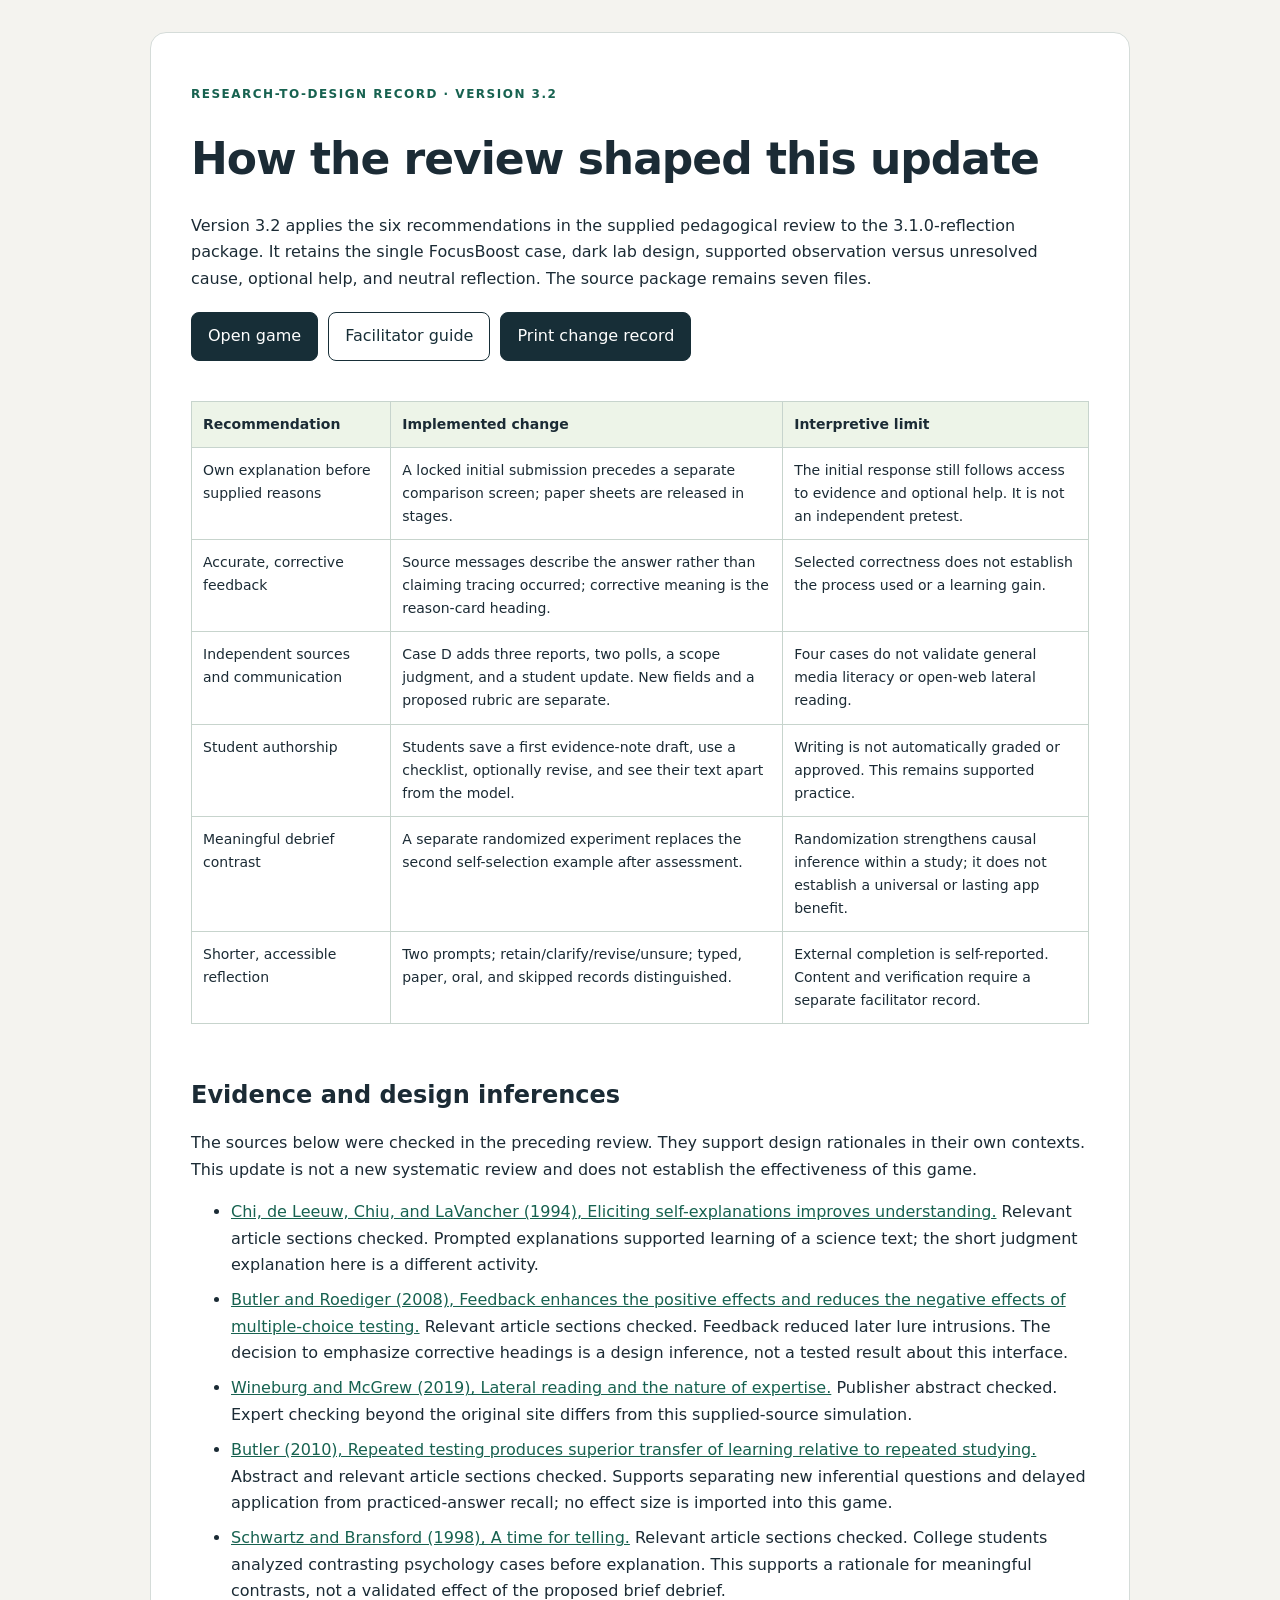
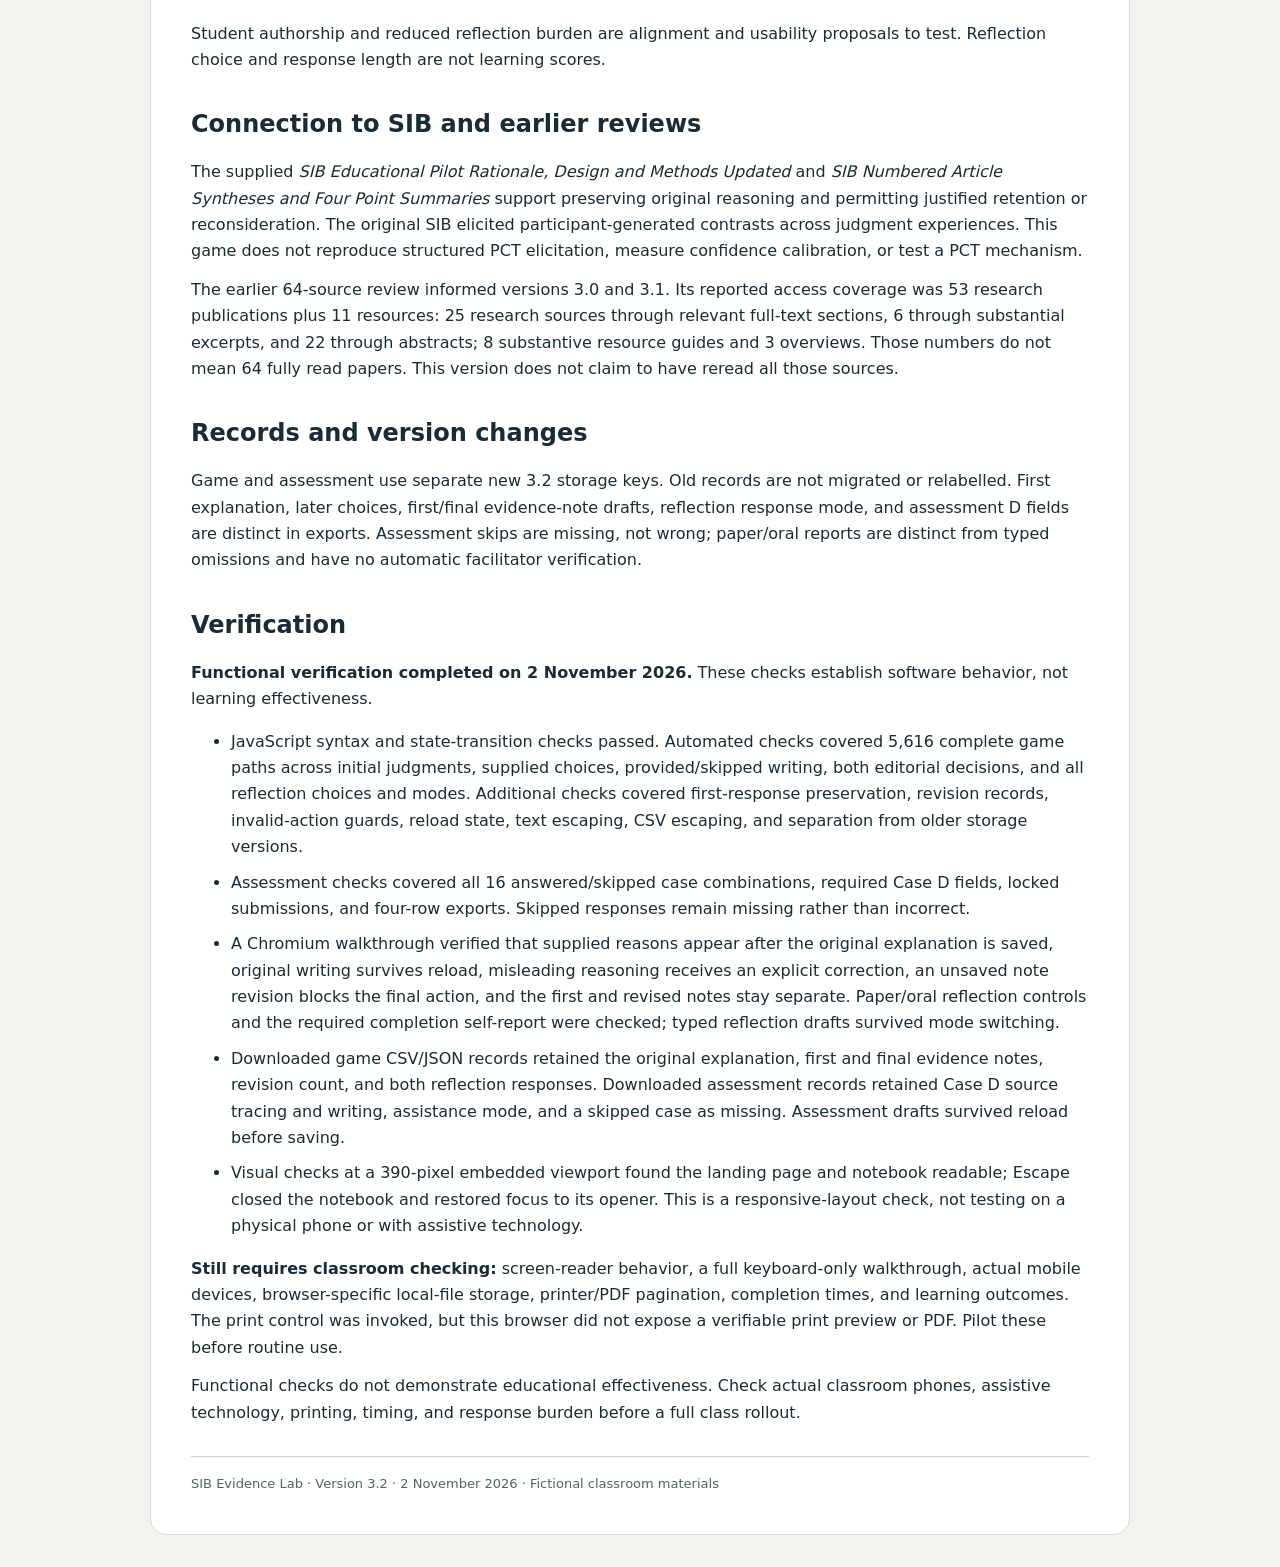
<file: research-changes.html>
<!doctype html><html lang="en"><head><meta charset="utf-8"><meta name="viewport" content="width=device-width,initial-scale=1"><title>SIB Research Applied</title><style>*{box-sizing:border-box}html{color-scheme:light}body{background:#f4f3ef;color:#1b2b35;font:16px/1.65 system-ui,-apple-system,sans-serif;margin:0}main{max-width:980px;margin:32px auto;background:#fff;padding:40px;border:1px solid #d5dcd9;border-radius:16px}h1{font-size:clamp(30px,5vw,44px);line-height:1.12;letter-spacing:-1px}h2{font-size:24px;line-height:1.25;margin-top:36px}h3{font-size:18px}p{margin:12px 0}a{color:#176250}button,input,textarea,select{font:inherit}button,a{touch-action:manipulation}button,.btn{display:inline-block;border:1px solid #172e37;border-radius:8px;padding:10px 16px;background:#172e37;color:white;text-decoration:none;cursor:pointer}button.secondary,.btn.secondary{background:white;color:#172e37}button:focus-visible,a:focus-visible,input:focus-visible,textarea:focus-visible,select:focus-visible,summary:focus-visible{outline:3px solid #b66d18;outline-offset:4px}.actions{display:flex;flex-wrap:wrap;gap:10px;margin:20px 0}.kicker{font-size:12px;color:#176250;letter-spacing:1.5px;text-transform:uppercase;font-weight:750}.notice{background:#edf4e8;padding:17px 20px;border-left:4px solid #176250;margin:22px 0;border-radius:6px}.small{font-size:13px;color:#50636c}.case{padding:24px;border:1px solid #c7d4cd;border-radius:12px;margin:24px 0}fieldset{border:0;padding:0;margin:18px 0}legend{font-weight:700;margin-bottom:10px}.choice{display:flex;align-items:flex-start;gap:10px;margin:8px 0;padding:11px 14px;border:1px solid #c7d4cd;border-radius:7px;cursor:pointer}.choice:has(input:checked){background:#edf4e8;border-color:#176250}.choice input{margin:6px 0 0}.grid{display:grid;grid-template-columns:1fr 1fr;gap:20px}label.field{display:block;font-weight:650;margin:18px 0 6px}input[type=text],textarea,select{width:100%;padding:10px;border:1px solid #91a69a;border-radius:6px;color:#1b2b35;background:white}textarea{min-height:95px;resize:vertical}.error{color:#982a30;font-weight:650}table{border-collapse:collapse;width:100%;font-size:14px;margin:20px 0}th,td{text-align:left;vertical-align:top;border:1px solid #c7d4cd;padding:11px}th{background:#edf4e8}tr{break-inside:avoid}code{font-size:13px;overflow-wrap:anywhere}.scroll{overflow-x:auto}.blank{height:90px;border:1px solid #c7d4cd;margin:12px 0}.pagebreak{break-before:page}dialog{max-width:550px;width:calc(100% - 30px);padding:30px;border:1px solid #91a69a;border-radius:12px}dialog::backdrop{background:#12262caa}li{margin-bottom:9px}[hidden]{display:none!important}.record-answer{white-space:pre-wrap;overflow-wrap:anywhere;border-left:3px solid #91a69a;padding-left:14px}footer{margin-top:30px;border-top:1px solid #c7d4cd;padding-top:16px}.skip{position:absolute;top:-100px;left:15px}.skip:focus{top:10px}@media(max-width:650px){main{padding:22px;margin:12px;border-radius:10px}.grid{grid-template-columns:1fr}.case{padding:17px}table{min-width:580px}h1{font-size:32px}}@media print{body{background:white;font:11pt/1.5 Arial,sans-serif}main{border:0;margin:0;padding:0;max-width:none}.actions,.no-print,button,dialog,footer,.skip{display:none!important}h1{font-size:24pt}h2{font-size:17pt;break-after:avoid}h3,legend{break-after:avoid}.case{padding:15px;break-inside:avoid}.case.assessment-case{break-inside:auto}.small{font-size:9pt}.grid{display:block}.scroll{overflow:visible}table{min-width:0;font-size:9pt}a{color:inherit}textarea{min-height:80px}input,textarea,select{color:#111!important}.blank{height:65px}.notice{break-inside:avoid}#completionNotice{display:none}}@page{size:letter;margin:14mm}.paper-stage{margin-bottom:30px}.writing-lines{height:115px;border:1px solid #91a69a;margin:12px 0}.writing-lines.small-space{height:70px}@media print{.paper-stage{break-before:page;margin:0}.paper-stage:first-of-type{break-before:auto}.writing-lines{height:30mm}.writing-lines.small-space{height:19mm}.paper-stage h1{font-size:22pt}.paper-stage p{margin:8px 0}.paper-stage .choice{padding:6px 9px;margin:5px 0}.paper-stage h2{margin-top:15px;font-size:15pt}.paper-stage .notice{padding:10px;margin:12px 0}.paper-stage .small{font-size:9pt}}
</style></head><body><a class="skip" href="#main">Skip to content</a><main id="main"><p class="kicker">Research-to-design record · Version 3.2</p><h1>How the review shaped this update</h1><p>Version 3.2 applies the six recommendations in the supplied pedagogical review to the 3.1.0-reflection package. It retains the single FocusBoost case, dark lab design, supported observation versus unresolved cause, optional help, and neutral reflection. The source package remains seven files.</p><div class="actions"><a class="btn" href="index.html">Open game</a><a class="btn secondary" href="teacher-guide.html">Facilitator guide</a><button onclick="window.print()">Print change record</button></div><div class="scroll"><table><thead><tr><th>Recommendation</th><th>Implemented change</th><th>Interpretive limit</th></tr></thead><tbody><tr><td>Own explanation before supplied reasons</td><td>A locked initial submission precedes a separate comparison screen; paper sheets are released in stages.</td><td>The initial response still follows access to evidence and optional help. It is not an independent pretest.</td></tr><tr><td>Accurate, corrective feedback</td><td>Source messages describe the answer rather than claiming tracing occurred; corrective meaning is the reason-card heading.</td><td>Selected correctness does not establish the process used or a learning gain.</td></tr><tr><td>Independent sources and communication</td><td>Case D adds three reports, two polls, a scope judgment, and a student update. New fields and a proposed rubric are separate.</td><td>Four cases do not validate general media literacy or open-web lateral reading.</td></tr><tr><td>Student authorship</td><td>Students save a first evidence-note draft, use a checklist, optionally revise, and see their text apart from the model.</td><td>Writing is not automatically graded or approved. This remains supported practice.</td></tr><tr><td>Meaningful debrief contrast</td><td>A separate randomized experiment replaces the second self-selection example after assessment.</td><td>Randomization strengthens causal inference within a study; it does not establish a universal or lasting app benefit.</td></tr><tr><td>Shorter, accessible reflection</td><td>Two prompts; retain/clarify/revise/unsure; typed, paper, oral, and skipped records distinguished.</td><td>External completion is self-reported. Content and verification require a separate facilitator record.</td></tr></tbody></table></div>
<h2>Evidence and design inferences</h2><p>The sources below were checked in the preceding review. They support design rationales in their own contexts. This update is not a new systematic review and does not establish the effectiveness of this game.</p><ul><li><a href="https://education.asu.edu/sites/g/files/litvpz656/files/lcl/chideleeuwchiulavancher_3.pdf">Chi, de Leeuw, Chiu, and LaVancher (1994), Eliciting self-explanations improves understanding.</a> Relevant article sections checked. Prompted explanations supported learning of a science text; the short judgment explanation here is a different activity.</li><li><a href="https://link.springer.com/content/pdf/10.3758/MC.36.3.604.pdf">Butler and Roediger (2008), Feedback enhances the positive effects and reduces the negative effects of multiple-choice testing.</a> Relevant article sections checked. Feedback reduced later lure intrusions. The decision to emphasize corrective headings is a design inference, not a tested result about this interface.</li><li><a href="https://journals.sagepub.com/doi/10.1177/016146811912101102">Wineburg and McGrew (2019), Lateral reading and the nature of expertise.</a> Publisher abstract checked. Expert checking beyond the original site differs from this supplied-source simulation.</li><li><a href="https://doi.org/10.1037/a0019902">Butler (2010), Repeated testing produces superior transfer of learning relative to repeated studying.</a> Abstract and relevant article sections checked. Supports separating new inferential questions and delayed application from practiced-answer recall; no effect size is imported into this game.</li><li><a href="https://www.wright.edu/sites/www.wright.edu/files/uploads/2017/Feb/event/Schwartz_Bransford_1998_TimeForTelling.pdf">Schwartz and Bransford (1998), A time for telling.</a> Relevant article sections checked. College students analyzed contrasting psychology cases before explanation. This supports a rationale for meaningful contrasts, not a validated effect of the proposed brief debrief.</li></ul><p>Student authorship and reduced reflection burden are alignment and usability proposals to test. Reflection choice and response length are not learning scores.</p>
<h2>Connection to SIB and earlier reviews</h2><p>The supplied <em>SIB Educational Pilot Rationale, Design and Methods Updated</em> and <em>SIB Numbered Article Syntheses and Four Point Summaries</em> support preserving original reasoning and permitting justified retention or reconsideration. The original SIB elicited participant-generated contrasts across judgment experiences. This game does not reproduce structured PCT elicitation, measure confidence calibration, or test a PCT mechanism.</p><p>The earlier 64-source review informed versions 3.0 and 3.1. Its reported access coverage was 53 research publications plus 11 resources: 25 research sources through relevant full-text sections, 6 through substantial excerpts, and 22 through abstracts; 8 substantive resource guides and 3 overviews. Those numbers do not mean 64 fully read papers. This version does not claim to have reread all those sources.</p>
<h2>Records and version changes</h2><p>Game and assessment use separate new 3.2 storage keys. Old records are not migrated or relabelled. First explanation, later choices, first/final evidence-note drafts, reflection response mode, and assessment D fields are distinct in exports. Assessment skips are missing, not wrong; paper/oral reports are distinct from typed omissions and have no automatic facilitator verification.</p>
<h2>Verification</h2><div id="verification32"><p><strong>Functional verification completed on 2 November 2026.</strong> These checks establish software behavior, not learning effectiveness.</p><ul><li>JavaScript syntax and state-transition checks passed. Automated checks covered 5,616 complete game paths across initial judgments, supplied choices, provided/skipped writing, both editorial decisions, and all reflection choices and modes. Additional checks covered first-response preservation, revision records, invalid-action guards, reload state, text escaping, CSV escaping, and separation from older storage versions.</li><li>Assessment checks covered all 16 answered/skipped case combinations, required Case D fields, locked submissions, and four-row exports. Skipped responses remain missing rather than incorrect.</li><li>A Chromium walkthrough verified that supplied reasons appear after the original explanation is saved, original writing survives reload, misleading reasoning receives an explicit correction, an unsaved note revision blocks the final action, and the first and revised notes stay separate. Paper/oral reflection controls and the required completion self-report were checked; typed reflection drafts survived mode switching.</li><li>Downloaded game CSV/JSON records retained the original explanation, first and final evidence notes, revision count, and both reflection responses. Downloaded assessment records retained Case D source tracing and writing, assistance mode, and a skipped case as missing. Assessment drafts survived reload before saving.</li><li>Visual checks at a 390-pixel embedded viewport found the landing page and notebook readable; Escape closed the notebook and restored focus to its opener. This is a responsive-layout check, not testing on a physical phone or with assistive technology.</li></ul><p><strong>Still requires classroom checking:</strong> screen-reader behavior, a full keyboard-only walkthrough, actual mobile devices, browser-specific local-file storage, printer/PDF pagination, completion times, and learning outcomes. The print control was invoked, but this browser did not expose a verifiable print preview or PDF. Pilot these before routine use.</p></div><p>Functional checks do not demonstrate educational effectiveness. Check actual classroom phones, assistive technology, printing, timing, and response burden before a full class rollout.</p><footer class="small">SIB Evidence Lab · Version 3.2 · 2 November 2026 · Fictional classroom materials</footer></main></body></html>
</file>
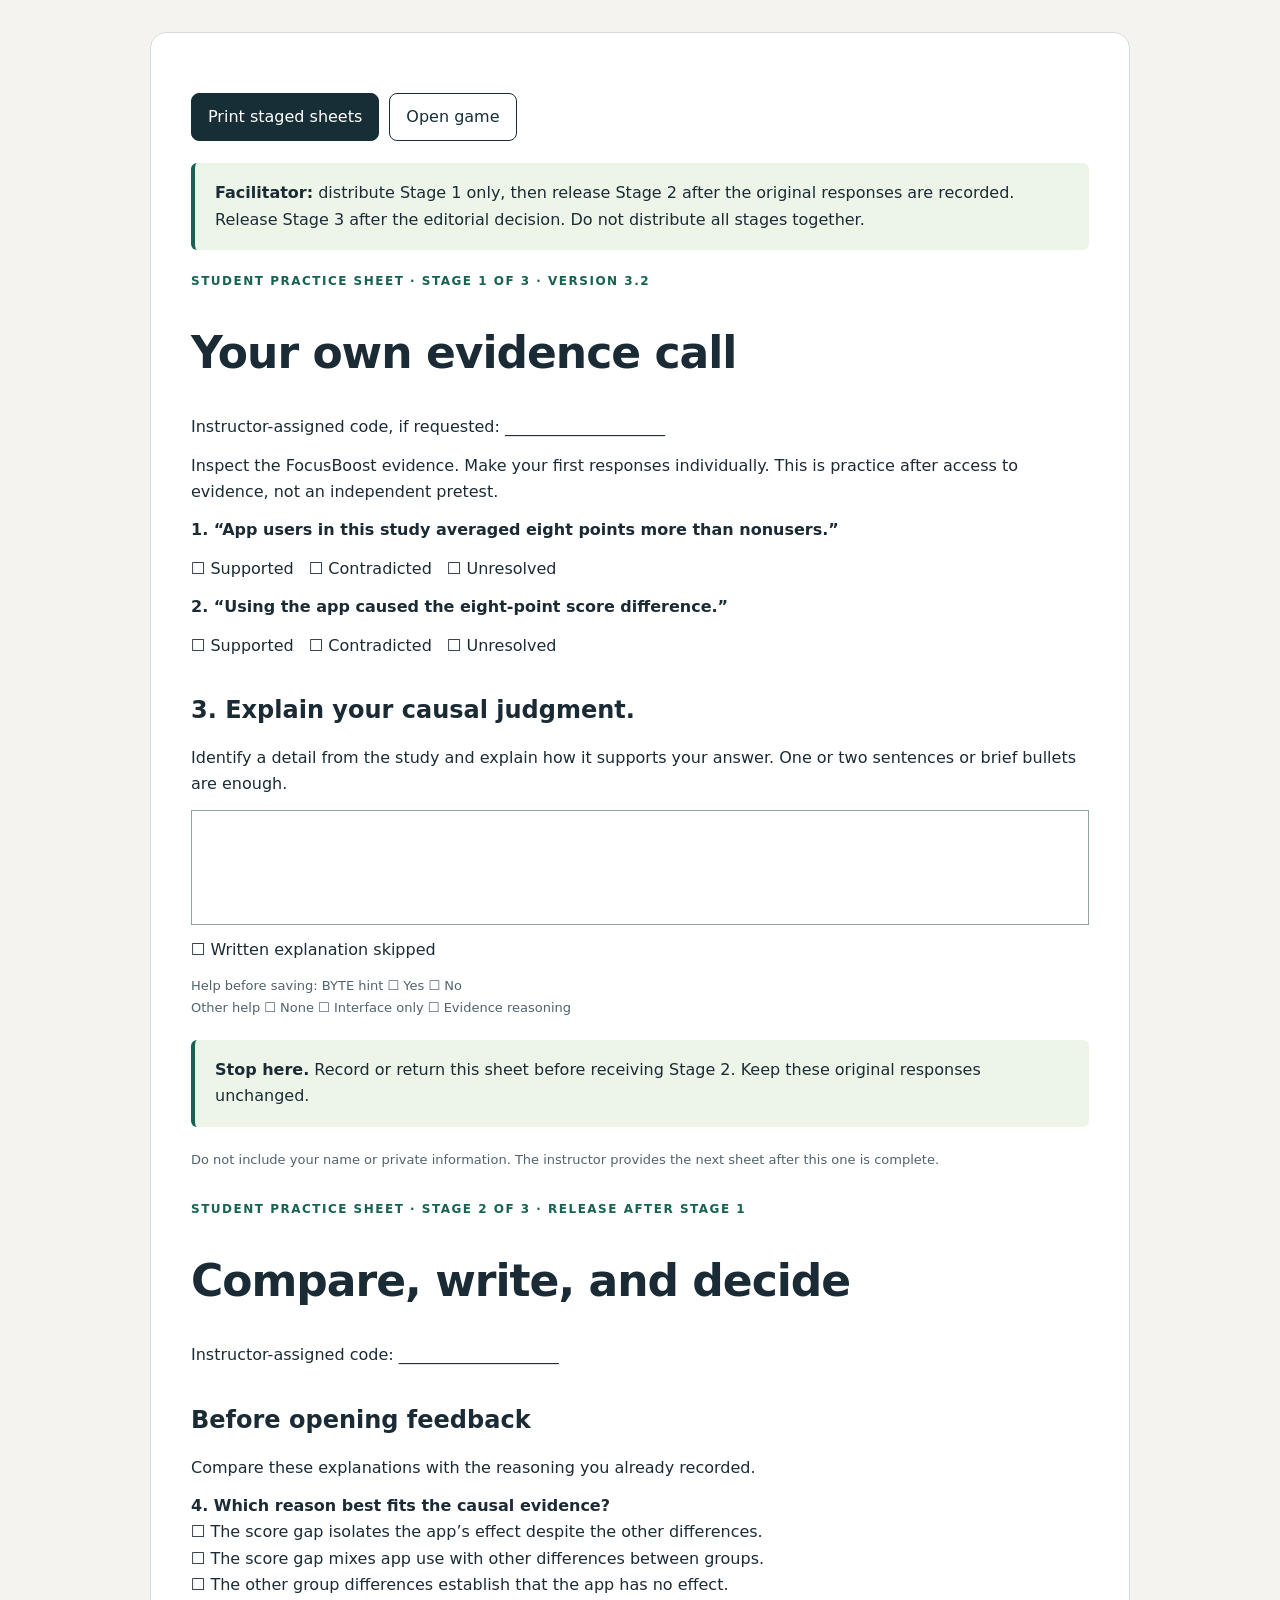
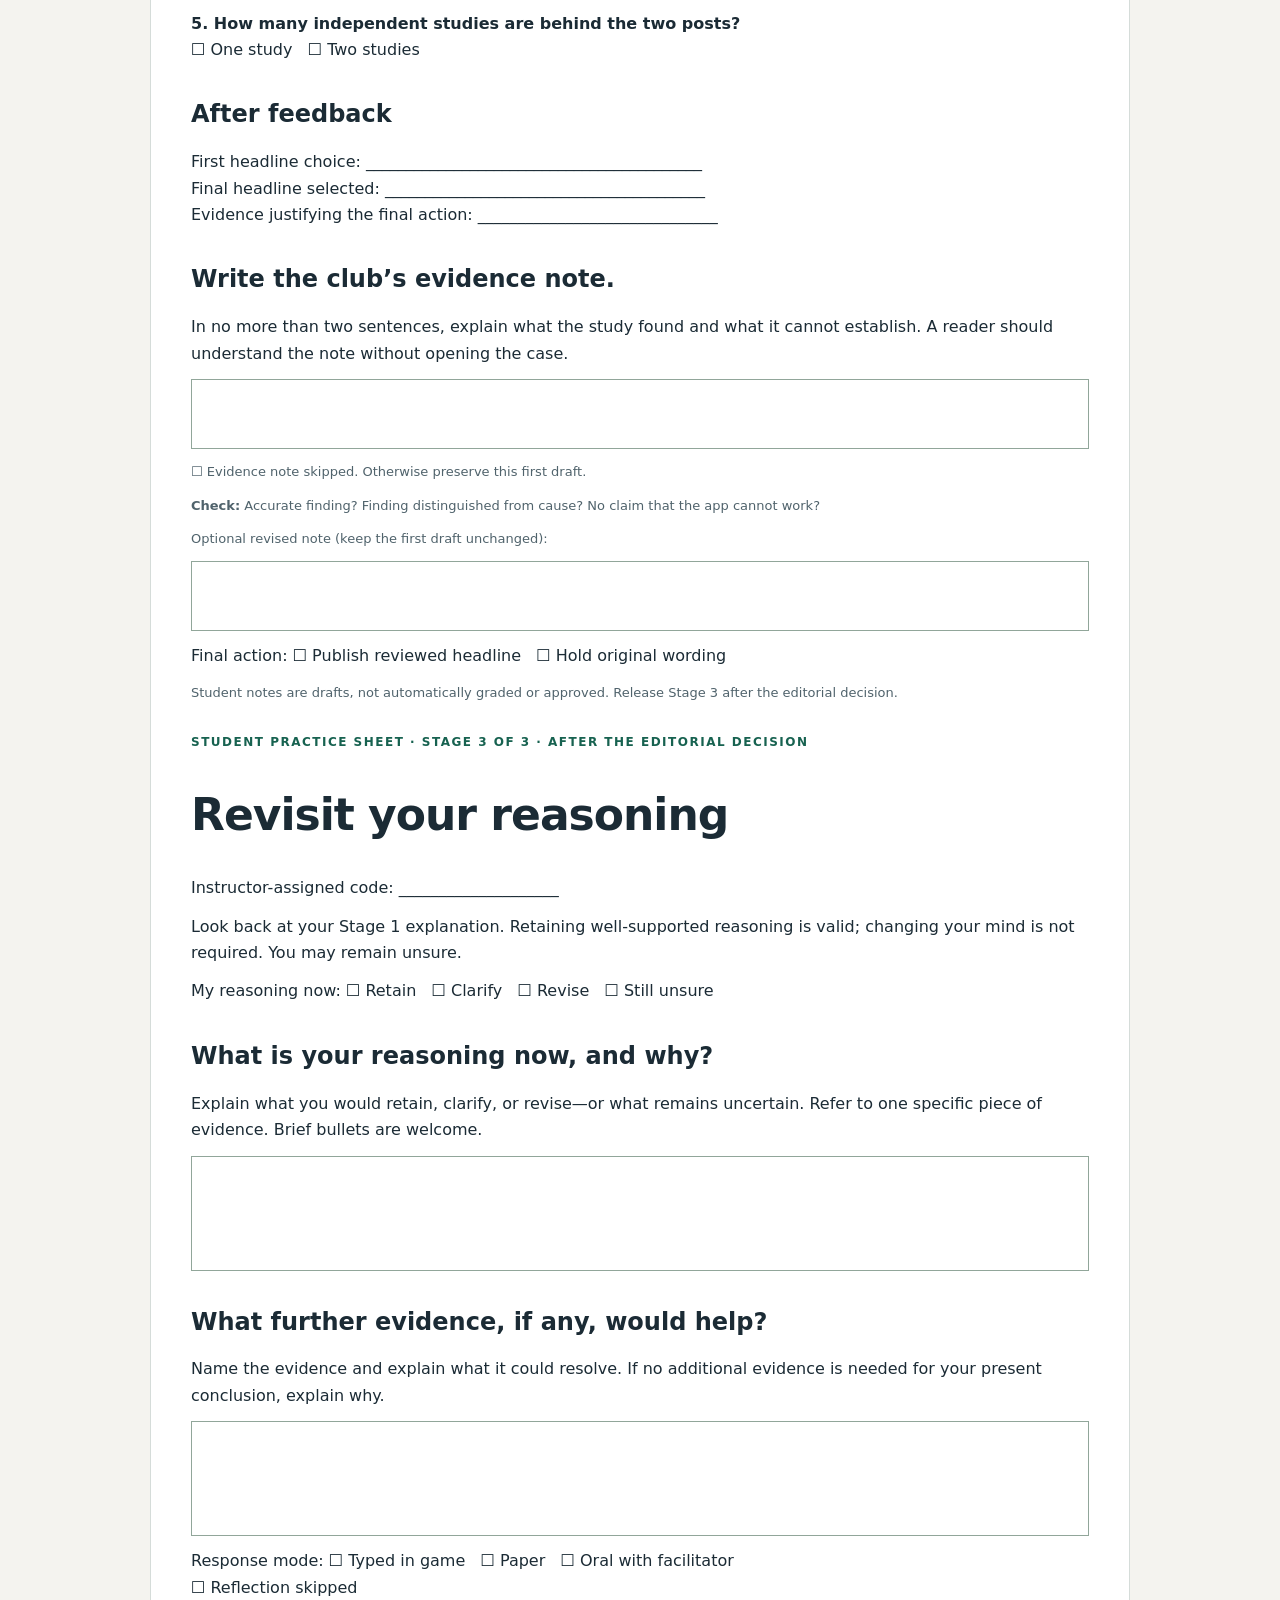
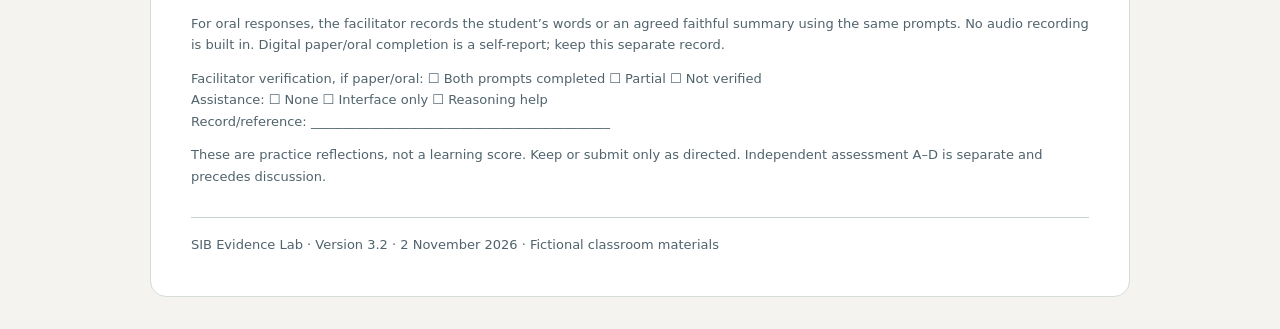
<file: response-sheet.html>
<!doctype html><html lang="en"><head><meta charset="utf-8"><meta name="viewport" content="width=device-width,initial-scale=1"><title>SIB Staged Practice Response Sheets</title><style>*{box-sizing:border-box}html{color-scheme:light}body{background:#f4f3ef;color:#1b2b35;font:16px/1.65 system-ui,-apple-system,sans-serif;margin:0}main{max-width:980px;margin:32px auto;background:#fff;padding:40px;border:1px solid #d5dcd9;border-radius:16px}h1{font-size:clamp(30px,5vw,44px);line-height:1.12;letter-spacing:-1px}h2{font-size:24px;line-height:1.25;margin-top:36px}h3{font-size:18px}p{margin:12px 0}a{color:#176250}button,input,textarea,select{font:inherit}button,a{touch-action:manipulation}button,.btn{display:inline-block;border:1px solid #172e37;border-radius:8px;padding:10px 16px;background:#172e37;color:white;text-decoration:none;cursor:pointer}button.secondary,.btn.secondary{background:white;color:#172e37}button:focus-visible,a:focus-visible,input:focus-visible,textarea:focus-visible,select:focus-visible,summary:focus-visible{outline:3px solid #b66d18;outline-offset:4px}.actions{display:flex;flex-wrap:wrap;gap:10px;margin:20px 0}.kicker{font-size:12px;color:#176250;letter-spacing:1.5px;text-transform:uppercase;font-weight:750}.notice{background:#edf4e8;padding:17px 20px;border-left:4px solid #176250;margin:22px 0;border-radius:6px}.small{font-size:13px;color:#50636c}.case{padding:24px;border:1px solid #c7d4cd;border-radius:12px;margin:24px 0}fieldset{border:0;padding:0;margin:18px 0}legend{font-weight:700;margin-bottom:10px}.choice{display:flex;align-items:flex-start;gap:10px;margin:8px 0;padding:11px 14px;border:1px solid #c7d4cd;border-radius:7px;cursor:pointer}.choice:has(input:checked){background:#edf4e8;border-color:#176250}.choice input{margin:6px 0 0}.grid{display:grid;grid-template-columns:1fr 1fr;gap:20px}label.field{display:block;font-weight:650;margin:18px 0 6px}input[type=text],textarea,select{width:100%;padding:10px;border:1px solid #91a69a;border-radius:6px;color:#1b2b35;background:white}textarea{min-height:95px;resize:vertical}.error{color:#982a30;font-weight:650}table{border-collapse:collapse;width:100%;font-size:14px;margin:20px 0}th,td{text-align:left;vertical-align:top;border:1px solid #c7d4cd;padding:11px}th{background:#edf4e8}tr{break-inside:avoid}code{font-size:13px;overflow-wrap:anywhere}.scroll{overflow-x:auto}.blank{height:90px;border:1px solid #c7d4cd;margin:12px 0}.pagebreak{break-before:page}dialog{max-width:550px;width:calc(100% - 30px);padding:30px;border:1px solid #91a69a;border-radius:12px}dialog::backdrop{background:#12262caa}li{margin-bottom:9px}[hidden]{display:none!important}.record-answer{white-space:pre-wrap;overflow-wrap:anywhere;border-left:3px solid #91a69a;padding-left:14px}footer{margin-top:30px;border-top:1px solid #c7d4cd;padding-top:16px}.skip{position:absolute;top:-100px;left:15px}.skip:focus{top:10px}@media(max-width:650px){main{padding:22px;margin:12px;border-radius:10px}.grid{grid-template-columns:1fr}.case{padding:17px}table{min-width:580px}h1{font-size:32px}}@media print{body{background:white;font:11pt/1.5 Arial,sans-serif}main{border:0;margin:0;padding:0;max-width:none}.actions,.no-print,button,dialog,footer,.skip{display:none!important}h1{font-size:24pt}h2{font-size:17pt;break-after:avoid}h3,legend{break-after:avoid}.case{padding:15px;break-inside:avoid}.case.assessment-case{break-inside:auto}.small{font-size:9pt}.grid{display:block}.scroll{overflow:visible}table{min-width:0;font-size:9pt}a{color:inherit}textarea{min-height:80px}input,textarea,select{color:#111!important}.blank{height:65px}.notice{break-inside:avoid}#completionNotice{display:none}}@page{size:letter;margin:14mm}.paper-stage{margin-bottom:30px}.writing-lines{height:115px;border:1px solid #91a69a;margin:12px 0}.writing-lines.small-space{height:70px}@media print{.paper-stage{break-before:page;margin:0}.paper-stage:first-of-type{break-before:auto}.writing-lines{height:30mm}.writing-lines.small-space{height:19mm}.paper-stage h1{font-size:22pt}.paper-stage p{margin:8px 0}.paper-stage .choice{padding:6px 9px;margin:5px 0}.paper-stage h2{margin-top:15px;font-size:15pt}.paper-stage .notice{padding:10px;margin:12px 0}.paper-stage .small{font-size:9pt}}
</style></head><body><a class="skip" href="#main">Skip to content</a><main id="main"><div class="actions no-print"><button onclick="window.print()">Print staged sheets</button><a class="btn secondary" href="index.html">Open game</a></div><p class="notice no-print"><strong>Facilitator:</strong> distribute Stage 1 only, then release Stage 2 after the original responses are recorded. Release Stage 3 after the editorial decision. Do not distribute all stages together.</p><section class="paper-stage"><p class="kicker">Student practice sheet · Stage 1 of 3 · Version 3.2</p><h1>Your own evidence call</h1><p>Instructor-assigned code, if requested: ____________________</p><p>Inspect the FocusBoost evidence. Make your first responses individually. This is practice after access to evidence, not an independent pretest.</p><p><strong>1. “App users in this study averaged eight points more than nonusers.”</strong></p><p>☐ Supported &nbsp; ☐ Contradicted &nbsp; ☐ Unresolved</p><p><strong>2. “Using the app caused the eight-point score difference.”</strong></p><p>☐ Supported &nbsp; ☐ Contradicted &nbsp; ☐ Unresolved</p><h2>3. Explain your causal judgment.</h2><p>Identify a detail from the study and explain how it supports your answer. One or two sentences or brief bullets are enough.</p><div class="writing-lines"></div><p>☐ Written explanation skipped</p><p class="small">Help before saving: BYTE hint ☐ Yes ☐ No<br>Other help ☐ None ☐ Interface only ☐ Evidence reasoning</p><div class="notice"><strong>Stop here.</strong> Record or return this sheet before receiving Stage 2. Keep these original responses unchanged.</div><p class="small">Do not include your name or private information. The instructor provides the next sheet after this one is complete.</p></section>
<section class="paper-stage"><p class="kicker">Student practice sheet · Stage 2 of 3 · Release after Stage 1</p><h1>Compare, write, and decide</h1><p>Instructor-assigned code: ____________________</p><h2>Before opening feedback</h2><p>Compare these explanations with the reasoning you already recorded.</p><p><strong>4. Which reason best fits the causal evidence?</strong><br>☐ The score gap isolates the app’s effect despite the other differences.<br>☐ The score gap mixes app use with other differences between groups.<br>☐ The other group differences establish that the app has no effect.</p><p><strong>5. How many independent studies are behind the two posts?</strong><br>☐ One study &nbsp; ☐ Two studies</p><h2>After feedback</h2><p>First headline choice: __________________________________________<br>Final headline selected: ________________________________________<br>Evidence justifying the final action: ______________________________</p><h2>Write the club’s evidence note.</h2><p>In no more than two sentences, explain what the study found and what it cannot establish. A reader should understand the note without opening the case.</p><div class="writing-lines small-space"></div><p class="small">☐ Evidence note skipped. Otherwise preserve this first draft.</p><p class="small"><strong>Check:</strong> Accurate finding? Finding distinguished from cause? No claim that the app cannot work?</p><p class="small">Optional revised note (keep the first draft unchanged):</p><div class="writing-lines small-space"></div><p>Final action: ☐ Publish reviewed headline &nbsp; ☐ Hold original wording</p><p class="small">Student notes are drafts, not automatically graded or approved. Release Stage 3 after the editorial decision.</p></section>
<section class="paper-stage"><p class="kicker">Student practice sheet · Stage 3 of 3 · After the editorial decision</p><h1>Revisit your reasoning</h1><p>Instructor-assigned code: ____________________</p><p>Look back at your Stage 1 explanation. Retaining well-supported reasoning is valid; changing your mind is not required. You may remain unsure.</p><p>My reasoning now: ☐ Retain &nbsp; ☐ Clarify &nbsp; ☐ Revise &nbsp; ☐ Still unsure</p><h2>What is your reasoning now, and why?</h2><p>Explain what you would retain, clarify, or revise—or what remains uncertain. Refer to one specific piece of evidence. Brief bullets are welcome.</p><div class="writing-lines"></div><h2>What further evidence, if any, would help?</h2><p>Name the evidence and explain what it could resolve. If no additional evidence is needed for your present conclusion, explain why.</p><div class="writing-lines"></div><p>Response mode: ☐ Typed in game &nbsp; ☐ Paper &nbsp; ☐ Oral with facilitator<br>☐ Reflection skipped</p><p class="small">For oral responses, the facilitator records the student’s words or an agreed faithful summary using the same prompts. No audio recording is built in. Digital paper/oral completion is a self-report; keep this separate record.</p><p class="small">Facilitator verification, if paper/oral: ☐ Both prompts completed ☐ Partial ☐ Not verified<br>Assistance: ☐ None ☐ Interface only ☐ Reasoning help<br>Record/reference: ______________________________________________</p><p class="small">These are practice reflections, not a learning score. Keep or submit only as directed. Independent assessment A–D is separate and precedes discussion.</p></section><footer class="small">SIB Evidence Lab · Version 3.2 · 2 November 2026 · Fictional classroom materials</footer></main></body></html>
</file>
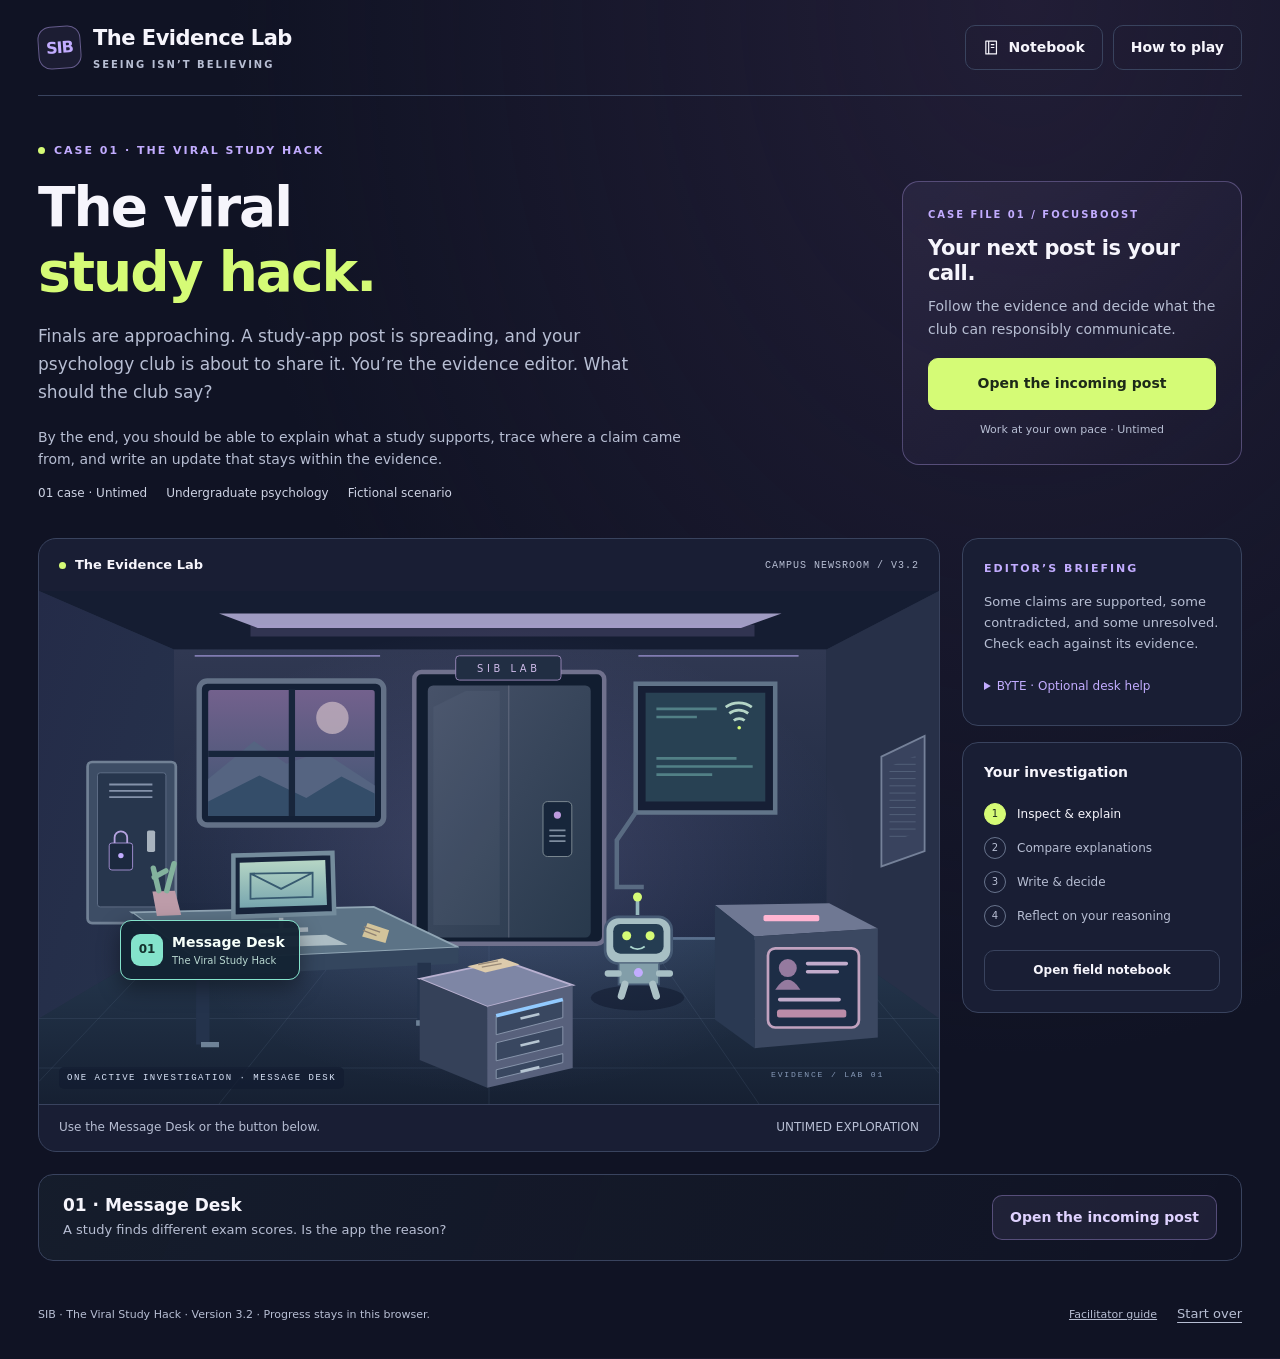
<file: sib.html>
<!doctype html><html lang="en"><head><meta charset="utf-8"><meta name="viewport" content="width=device-width,initial-scale=1"><title>SIB The Evidence Lab</title><meta http-equiv="refresh" content="0; url=index.html"><script>location.replace('index.html'+location.search+location.hash);</script></head><body><p>The Evidence Lab is now at <a href="index.html">the main page</a>.</p></body></html>
</file>
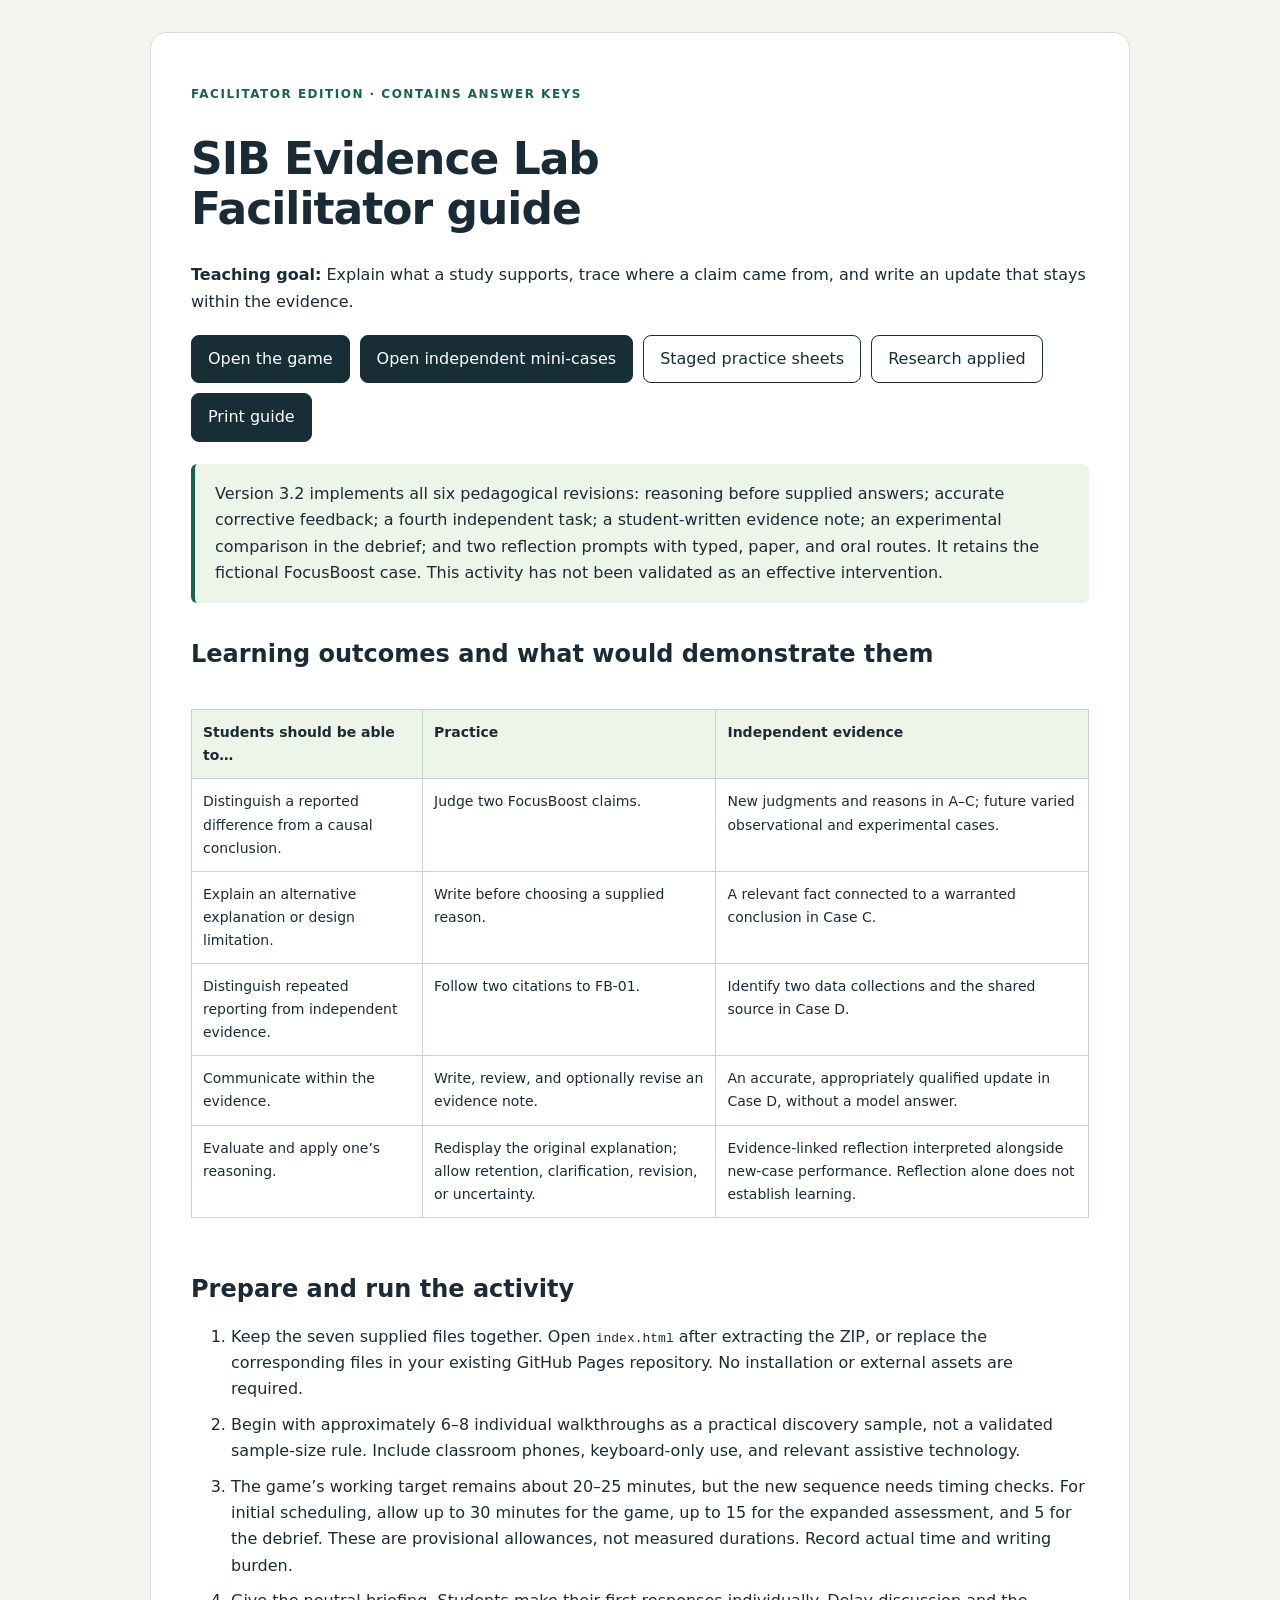
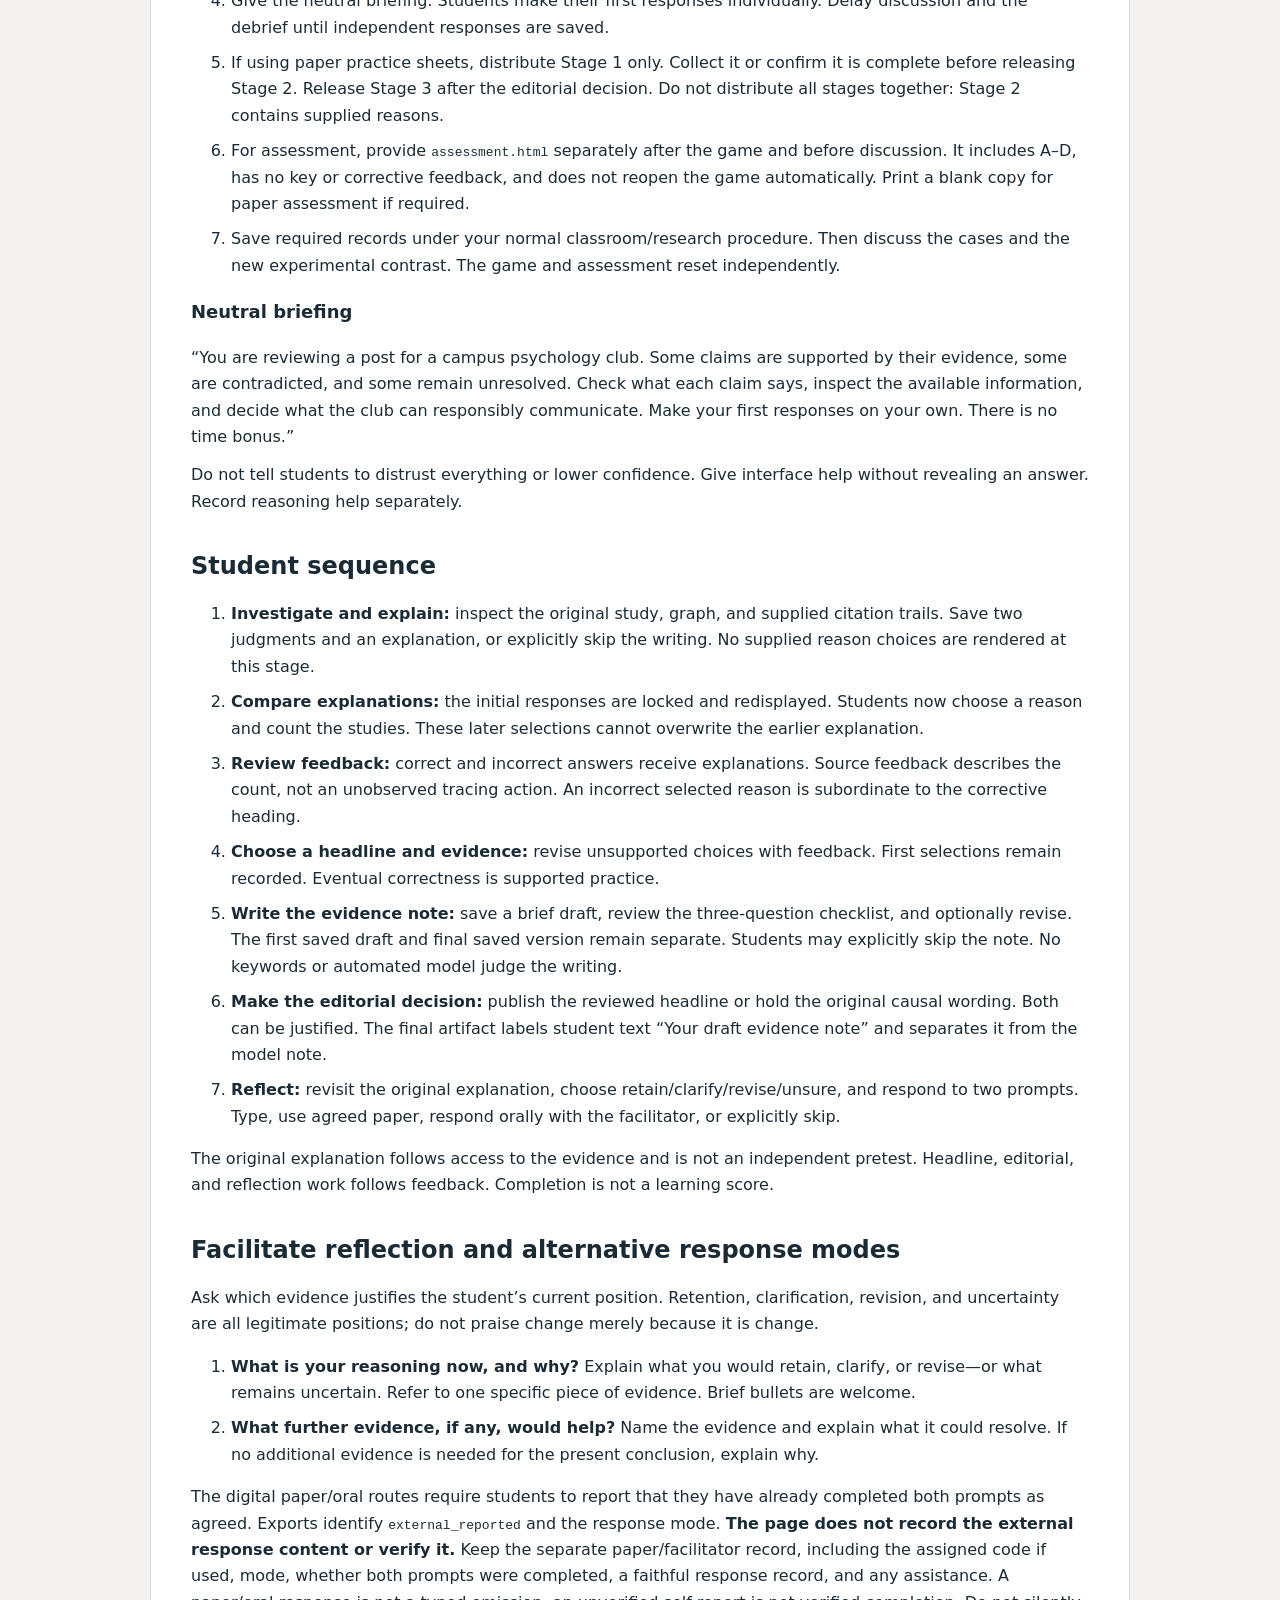
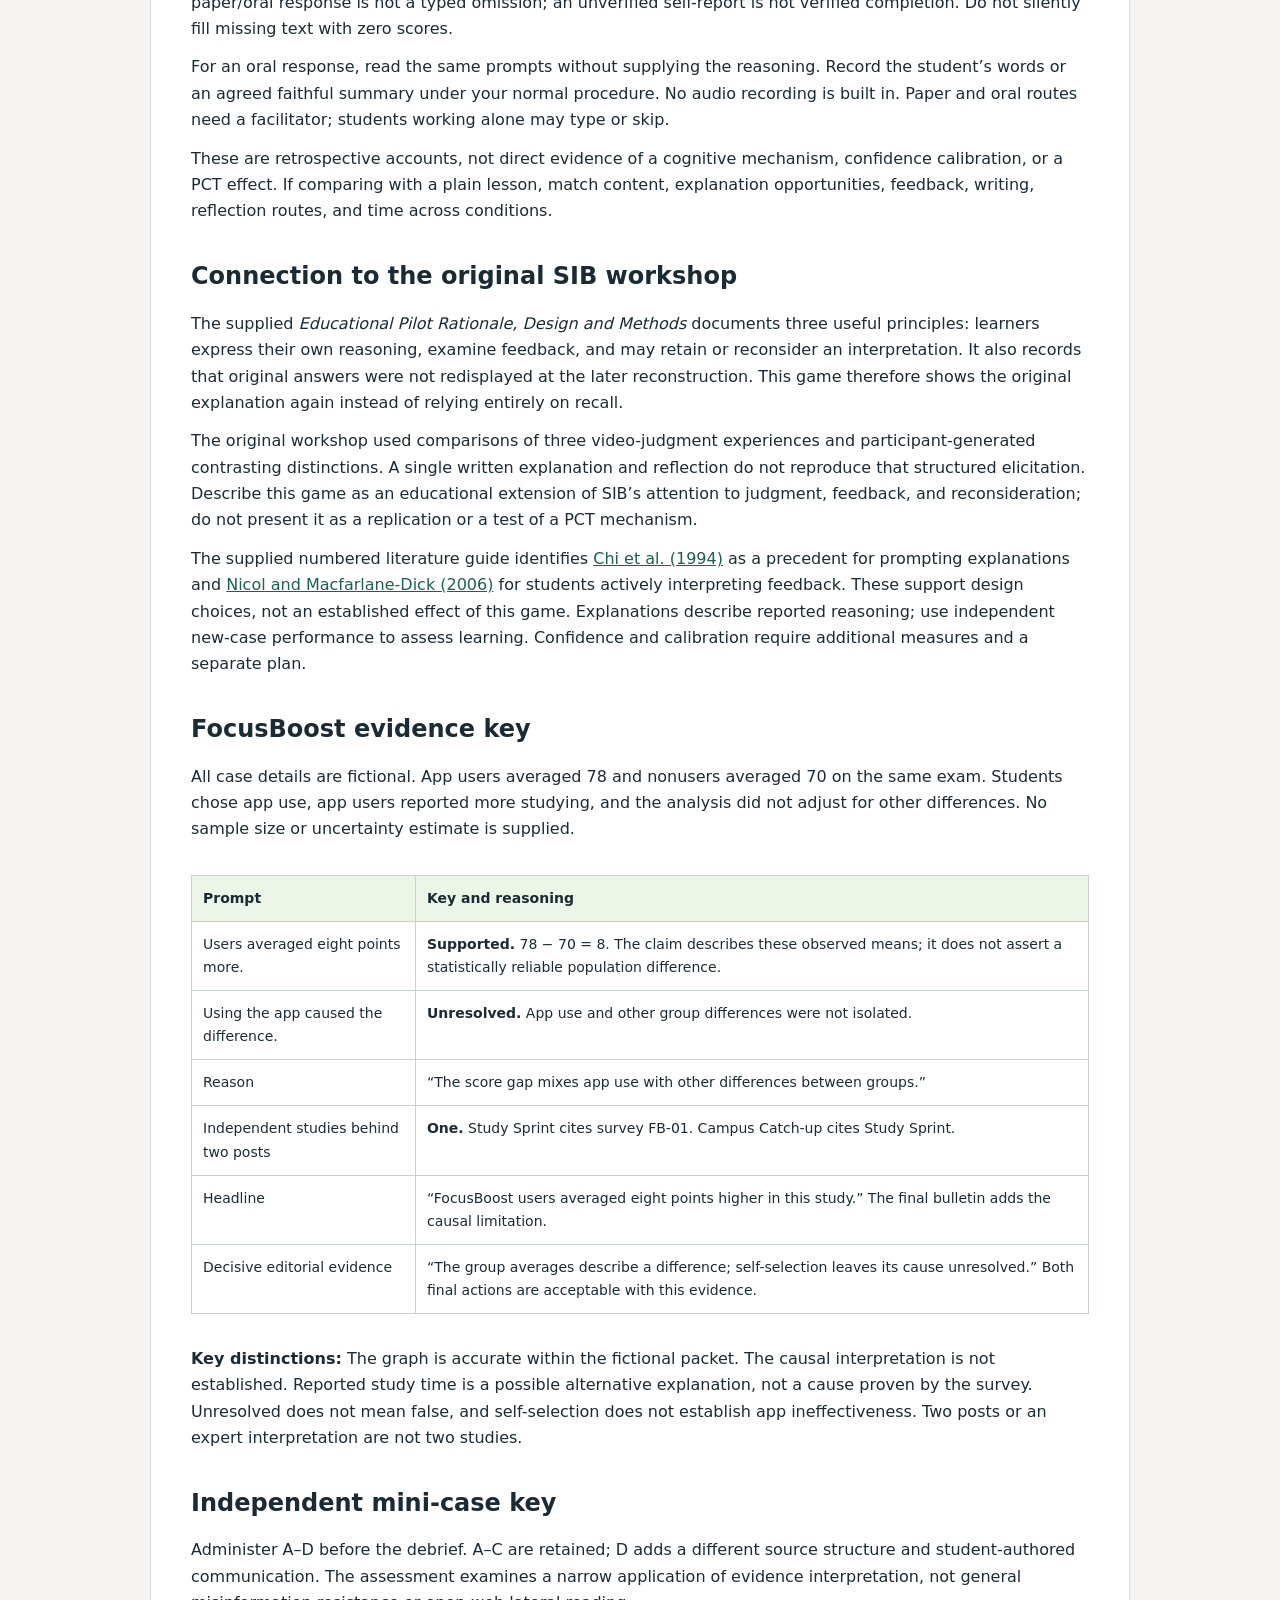
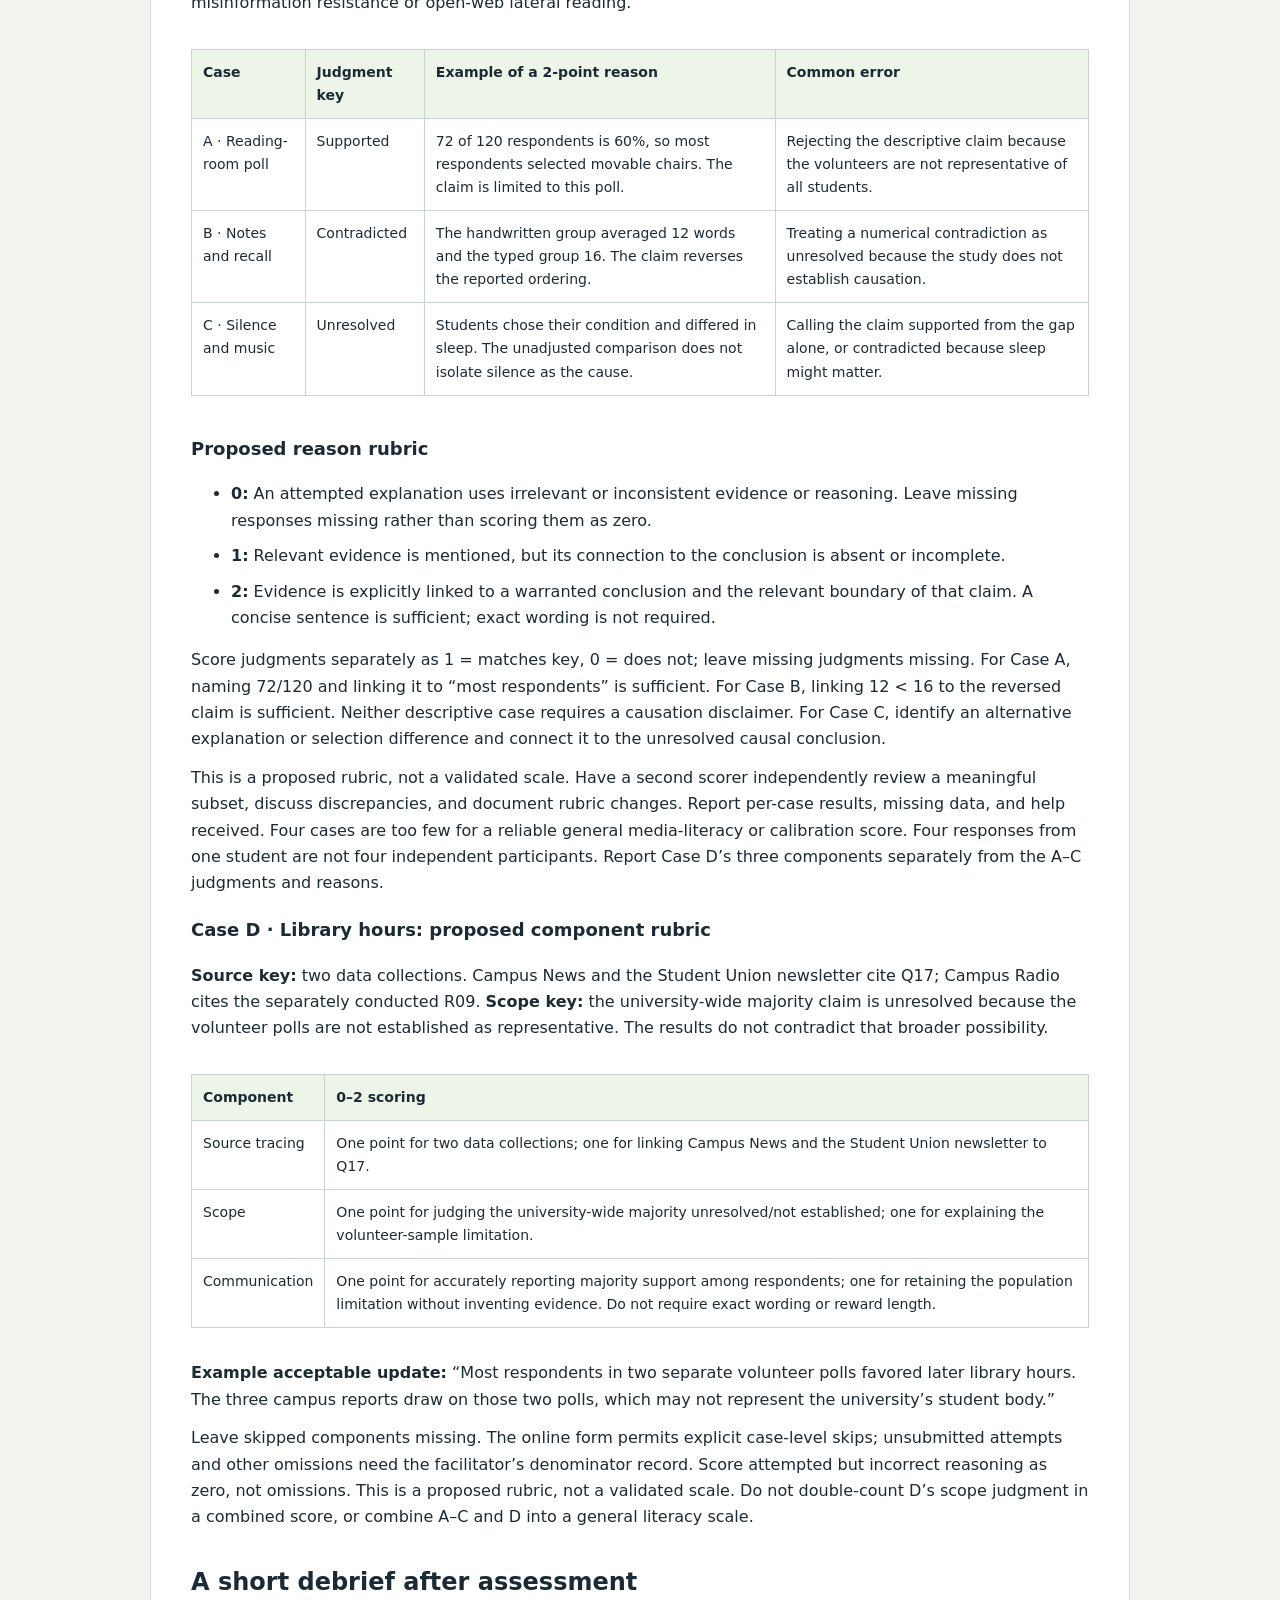
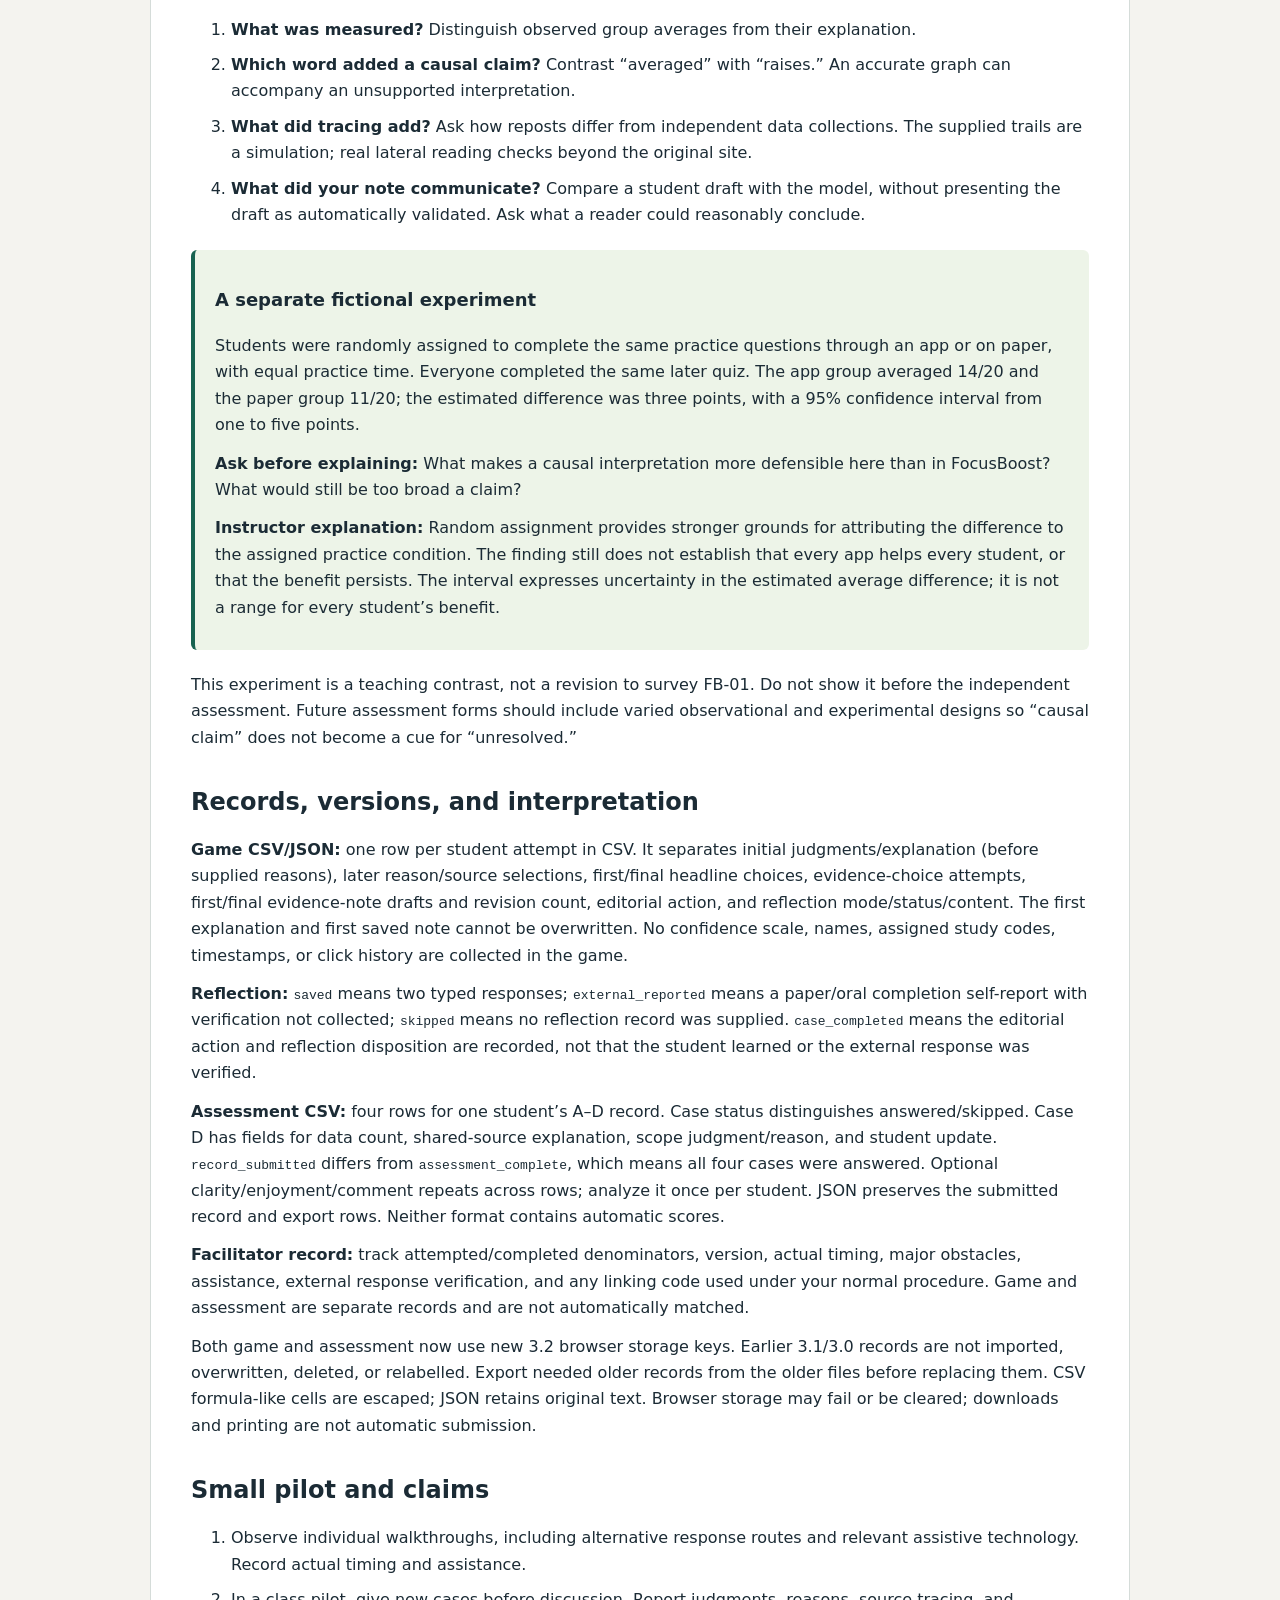
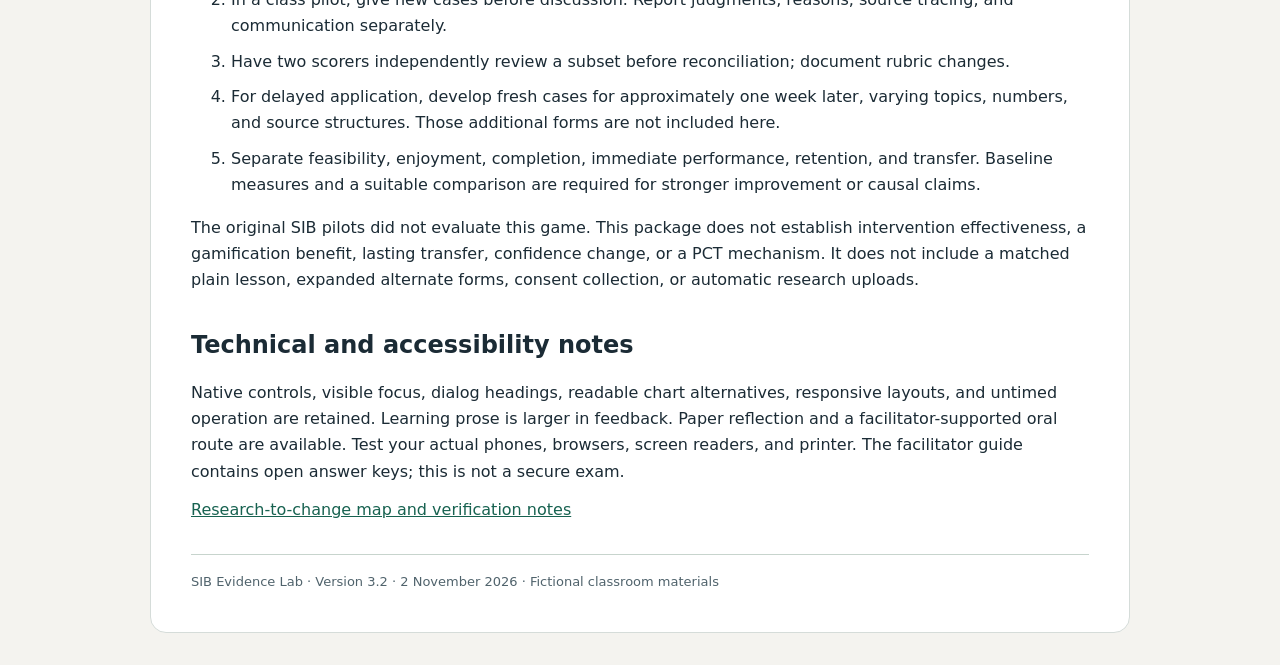
<file: teacher-guide.html>
<!doctype html><html lang="en"><head><meta charset="utf-8"><meta name="viewport" content="width=device-width,initial-scale=1"><title>SIB Facilitator Guide</title><style>*{box-sizing:border-box}html{color-scheme:light}body{background:#f4f3ef;color:#1b2b35;font:16px/1.65 system-ui,-apple-system,sans-serif;margin:0}main{max-width:980px;margin:32px auto;background:#fff;padding:40px;border:1px solid #d5dcd9;border-radius:16px}h1{font-size:clamp(30px,5vw,44px);line-height:1.12;letter-spacing:-1px}h2{font-size:24px;line-height:1.25;margin-top:36px}h3{font-size:18px}p{margin:12px 0}a{color:#176250}button,input,textarea,select{font:inherit}button,a{touch-action:manipulation}button,.btn{display:inline-block;border:1px solid #172e37;border-radius:8px;padding:10px 16px;background:#172e37;color:white;text-decoration:none;cursor:pointer}button.secondary,.btn.secondary{background:white;color:#172e37}button:focus-visible,a:focus-visible,input:focus-visible,textarea:focus-visible,select:focus-visible,summary:focus-visible{outline:3px solid #b66d18;outline-offset:4px}.actions{display:flex;flex-wrap:wrap;gap:10px;margin:20px 0}.kicker{font-size:12px;color:#176250;letter-spacing:1.5px;text-transform:uppercase;font-weight:750}.notice{background:#edf4e8;padding:17px 20px;border-left:4px solid #176250;margin:22px 0;border-radius:6px}.small{font-size:13px;color:#50636c}.case{padding:24px;border:1px solid #c7d4cd;border-radius:12px;margin:24px 0}fieldset{border:0;padding:0;margin:18px 0}legend{font-weight:700;margin-bottom:10px}.choice{display:flex;align-items:flex-start;gap:10px;margin:8px 0;padding:11px 14px;border:1px solid #c7d4cd;border-radius:7px;cursor:pointer}.choice:has(input:checked){background:#edf4e8;border-color:#176250}.choice input{margin:6px 0 0}.grid{display:grid;grid-template-columns:1fr 1fr;gap:20px}label.field{display:block;font-weight:650;margin:18px 0 6px}input[type=text],textarea,select{width:100%;padding:10px;border:1px solid #91a69a;border-radius:6px;color:#1b2b35;background:white}textarea{min-height:95px;resize:vertical}.error{color:#982a30;font-weight:650}table{border-collapse:collapse;width:100%;font-size:14px;margin:20px 0}th,td{text-align:left;vertical-align:top;border:1px solid #c7d4cd;padding:11px}th{background:#edf4e8}tr{break-inside:avoid}code{font-size:13px;overflow-wrap:anywhere}.scroll{overflow-x:auto}.blank{height:90px;border:1px solid #c7d4cd;margin:12px 0}.pagebreak{break-before:page}dialog{max-width:550px;width:calc(100% - 30px);padding:30px;border:1px solid #91a69a;border-radius:12px}dialog::backdrop{background:#12262caa}li{margin-bottom:9px}[hidden]{display:none!important}.record-answer{white-space:pre-wrap;overflow-wrap:anywhere;border-left:3px solid #91a69a;padding-left:14px}footer{margin-top:30px;border-top:1px solid #c7d4cd;padding-top:16px}.skip{position:absolute;top:-100px;left:15px}.skip:focus{top:10px}@media(max-width:650px){main{padding:22px;margin:12px;border-radius:10px}.grid{grid-template-columns:1fr}.case{padding:17px}table{min-width:580px}h1{font-size:32px}}@media print{body{background:white;font:11pt/1.5 Arial,sans-serif}main{border:0;margin:0;padding:0;max-width:none}.actions,.no-print,button,dialog,footer,.skip{display:none!important}h1{font-size:24pt}h2{font-size:17pt;break-after:avoid}h3,legend{break-after:avoid}.case{padding:15px;break-inside:avoid}.case.assessment-case{break-inside:auto}.small{font-size:9pt}.grid{display:block}.scroll{overflow:visible}table{min-width:0;font-size:9pt}a{color:inherit}textarea{min-height:80px}input,textarea,select{color:#111!important}.blank{height:65px}.notice{break-inside:avoid}#completionNotice{display:none}}@page{size:letter;margin:14mm}.paper-stage{margin-bottom:30px}.writing-lines{height:115px;border:1px solid #91a69a;margin:12px 0}.writing-lines.small-space{height:70px}@media print{.paper-stage{break-before:page;margin:0}.paper-stage:first-of-type{break-before:auto}.writing-lines{height:30mm}.writing-lines.small-space{height:19mm}.paper-stage h1{font-size:22pt}.paper-stage p{margin:8px 0}.paper-stage .choice{padding:6px 9px;margin:5px 0}.paper-stage h2{margin-top:15px;font-size:15pt}.paper-stage .notice{padding:10px;margin:12px 0}.paper-stage .small{font-size:9pt}}
</style></head><body><a class="skip" href="#main">Skip to content</a><main id="main"><p class="kicker">Facilitator edition · Contains answer keys</p><h1>SIB Evidence Lab<br>Facilitator guide</h1><p><strong>Teaching goal:</strong> Explain what a study supports, trace where a claim came from, and write an update that stays within the evidence.</p><div class="actions"><a class="btn" href="index.html">Open the game</a><a class="btn" href="assessment.html">Open independent mini-cases</a><a class="btn secondary" href="response-sheet.html">Staged practice sheets</a><a class="btn secondary" href="research-changes.html">Research applied</a><button onclick="window.print()">Print guide</button></div><div class="notice">Version 3.2 implements all six pedagogical revisions: reasoning before supplied answers; accurate corrective feedback; a fourth independent task; a student-written evidence note; an experimental comparison in the debrief; and two reflection prompts with typed, paper, and oral routes. It retains the fictional FocusBoost case. This activity has not been validated as an effective intervention.</div>
<h2>Learning outcomes and what would demonstrate them</h2><div class="scroll"><table><thead><tr><th>Students should be able to…</th><th>Practice</th><th>Independent evidence</th></tr></thead><tbody><tr><td>Distinguish a reported difference from a causal conclusion.</td><td>Judge two FocusBoost claims.</td><td>New judgments and reasons in A–C; future varied observational and experimental cases.</td></tr><tr><td>Explain an alternative explanation or design limitation.</td><td>Write before choosing a supplied reason.</td><td>A relevant fact connected to a warranted conclusion in Case C.</td></tr><tr><td>Distinguish repeated reporting from independent evidence.</td><td>Follow two citations to FB-01.</td><td>Identify two data collections and the shared source in Case D.</td></tr><tr><td>Communicate within the evidence.</td><td>Write, review, and optionally revise an evidence note.</td><td>An accurate, appropriately qualified update in Case D, without a model answer.</td></tr><tr><td>Evaluate and apply one’s reasoning.</td><td>Redisplay the original explanation; allow retention, clarification, revision, or uncertainty.</td><td>Evidence-linked reflection interpreted alongside new-case performance. Reflection alone does not establish learning.</td></tr></tbody></table></div>
<h2>Prepare and run the activity</h2><ol><li>Keep the seven supplied files together. Open <code>index.html</code> after extracting the ZIP, or replace the corresponding files in your existing GitHub Pages repository. No installation or external assets are required.</li><li>Begin with approximately 6–8 individual walkthroughs as a practical discovery sample, not a validated sample-size rule. Include classroom phones, keyboard-only use, and relevant assistive technology.</li><li>The game’s working target remains about 20–25 minutes, but the new sequence needs timing checks. For initial scheduling, allow up to 30 minutes for the game, up to 15 for the expanded assessment, and 5 for the debrief. These are provisional allowances, not measured durations. Record actual time and writing burden.</li><li>Give the neutral briefing. Students make their first responses individually. Delay discussion and the debrief until independent responses are saved.</li><li>If using paper practice sheets, distribute Stage 1 only. Collect it or confirm it is complete before releasing Stage 2. Release Stage 3 after the editorial decision. Do not distribute all stages together: Stage 2 contains supplied reasons.</li><li>For assessment, provide <code>assessment.html</code> separately after the game and before discussion. It includes A–D, has no key or corrective feedback, and does not reopen the game automatically. Print a blank copy for paper assessment if required.</li><li>Save required records under your normal classroom/research procedure. Then discuss the cases and the new experimental contrast. The game and assessment reset independently.</li></ol>
<h3>Neutral briefing</h3><p>“You are reviewing a post for a campus psychology club. Some claims are supported by their evidence, some are contradicted, and some remain unresolved. Check what each claim says, inspect the available information, and decide what the club can responsibly communicate. Make your first responses on your own. There is no time bonus.”</p><p>Do not tell students to distrust everything or lower confidence. Give interface help without revealing an answer. Record reasoning help separately.</p>
<h2>Student sequence</h2><ol><li><strong>Investigate and explain:</strong> inspect the original study, graph, and supplied citation trails. Save two judgments and an explanation, or explicitly skip the writing. No supplied reason choices are rendered at this stage.</li><li><strong>Compare explanations:</strong> the initial responses are locked and redisplayed. Students now choose a reason and count the studies. These later selections cannot overwrite the earlier explanation.</li><li><strong>Review feedback:</strong> correct and incorrect answers receive explanations. Source feedback describes the count, not an unobserved tracing action. An incorrect selected reason is subordinate to the corrective heading.</li><li><strong>Choose a headline and evidence:</strong> revise unsupported choices with feedback. First selections remain recorded. Eventual correctness is supported practice.</li><li><strong>Write the evidence note:</strong> save a brief draft, review the three-question checklist, and optionally revise. The first saved draft and final saved version remain separate. Students may explicitly skip the note. No keywords or automated model judge the writing.</li><li><strong>Make the editorial decision:</strong> publish the reviewed headline or hold the original causal wording. Both can be justified. The final artifact labels student text “Your draft evidence note” and separates it from the model note.</li><li><strong>Reflect:</strong> revisit the original explanation, choose retain/clarify/revise/unsure, and respond to two prompts. Type, use agreed paper, respond orally with the facilitator, or explicitly skip.</li></ol><p>The original explanation follows access to the evidence and is not an independent pretest. Headline, editorial, and reflection work follows feedback. Completion is not a learning score.</p>
<h2>Facilitate reflection and alternative response modes</h2><p>Ask which evidence justifies the student’s current position. Retention, clarification, revision, and uncertainty are all legitimate positions; do not praise change merely because it is change.</p><ol><li><strong>What is your reasoning now, and why?</strong> Explain what you would retain, clarify, or revise—or what remains uncertain. Refer to one specific piece of evidence. Brief bullets are welcome.</li><li><strong>What further evidence, if any, would help?</strong> Name the evidence and explain what it could resolve. If no additional evidence is needed for the present conclusion, explain why.</li></ol><p>The digital paper/oral routes require students to report that they have already completed both prompts as agreed. Exports identify <code>external_reported</code> and the response mode. <strong>The page does not record the external response content or verify it.</strong> Keep the separate paper/facilitator record, including the assigned code if used, mode, whether both prompts were completed, a faithful response record, and any assistance. A paper/oral response is not a typed omission; an unverified self-report is not verified completion. Do not silently fill missing text with zero scores.</p><p>For an oral response, read the same prompts without supplying the reasoning. Record the student’s words or an agreed faithful summary under your normal procedure. No audio recording is built in. Paper and oral routes need a facilitator; students working alone may type or skip.</p><p>These are retrospective accounts, not direct evidence of a cognitive mechanism, confidence calibration, or a PCT effect. If comparing with a plain lesson, match content, explanation opportunities, feedback, writing, reflection routes, and time across conditions.</p>
<h2>Connection to the original SIB workshop</h2><p>The supplied <em>Educational Pilot Rationale, Design and Methods</em> documents three useful principles: learners express their own reasoning, examine feedback, and may retain or reconsider an interpretation. It also records that original answers were not redisplayed at the later reconstruction. This game therefore shows the original explanation again instead of relying entirely on recall.</p><p>The original workshop used comparisons of three video-judgment experiences and participant-generated contrasting distinctions. A single written explanation and reflection do not reproduce that structured elicitation. Describe this game as an educational extension of SIB’s attention to judgment, feedback, and reconsideration; do not present it as a replication or a test of a PCT mechanism.</p><p>The supplied numbered literature guide identifies <a href="https://doi.org/10.1207/s15516709cog1803_3">Chi et al. (1994)</a> as a precedent for prompting explanations and <a href="https://doi.org/10.1080/03075070600572090">Nicol and Macfarlane-Dick (2006)</a> for students actively interpreting feedback. These support design choices, not an established effect of this game. Explanations describe reported reasoning; use independent new-case performance to assess learning. Confidence and calibration require additional measures and a separate plan.</p><h2>FocusBoost evidence key</h2><p>All case details are fictional. App users averaged 78 and nonusers averaged 70 on the same exam. Students chose app use, app users reported more studying, and the analysis did not adjust for other differences. No sample size or uncertainty estimate is supplied.</p><div class="scroll"><table><thead><tr><th>Prompt</th><th>Key and reasoning</th></tr></thead><tbody><tr><td>Users averaged eight points more.</td><td><strong>Supported.</strong> 78 − 70 = 8. The claim describes these observed means; it does not assert a statistically reliable population difference.</td></tr><tr><td>Using the app caused the difference.</td><td><strong>Unresolved.</strong> App use and other group differences were not isolated.</td></tr><tr><td>Reason</td><td>“The score gap mixes app use with other differences between groups.”</td></tr><tr><td>Independent studies behind two posts</td><td><strong>One.</strong> Study Sprint cites survey FB-01. Campus Catch-up cites Study Sprint.</td></tr><tr><td>Headline</td><td>“FocusBoost users averaged eight points higher in this study.” The final bulletin adds the causal limitation.</td></tr><tr><td>Decisive editorial evidence</td><td>“The group averages describe a difference; self-selection leaves its cause unresolved.” Both final actions are acceptable with this evidence.</td></tr></tbody></table></div><p><strong>Key distinctions:</strong> The graph is accurate within the fictional packet. The causal interpretation is not established. Reported study time is a possible alternative explanation, not a cause proven by the survey. Unresolved does not mean false, and self-selection does not establish app ineffectiveness. Two posts or an expert interpretation are not two studies.</p>

<h2>Independent mini-case key</h2><p>Administer A–D before the debrief. A–C are retained; D adds a different source structure and student-authored communication. The assessment examines a narrow application of evidence interpretation, not general misinformation resistance or open-web lateral reading.</p><div class="scroll"><table><thead><tr><th>Case</th><th>Judgment key</th><th>Example of a 2-point reason</th><th>Common error</th></tr></thead><tbody><tr><td>A · Reading-room poll</td><td>Supported</td><td>72 of 120 respondents is 60%, so most respondents selected movable chairs. The claim is limited to this poll.</td><td>Rejecting the descriptive claim because the volunteers are not representative of all students.</td></tr><tr><td>B · Notes and recall</td><td>Contradicted</td><td>The handwritten group averaged 12 words and the typed group 16. The claim reverses the reported ordering.</td><td>Treating a numerical contradiction as unresolved because the study does not establish causation.</td></tr><tr><td>C · Silence and music</td><td>Unresolved</td><td>Students chose their condition and differed in sleep. The unadjusted comparison does not isolate silence as the cause.</td><td>Calling the claim supported from the gap alone, or contradicted because sleep might matter.</td></tr></tbody></table></div>
<h3>Proposed reason rubric</h3><ul><li><strong>0:</strong> An attempted explanation uses irrelevant or inconsistent evidence or reasoning. Leave missing responses missing rather than scoring them as zero.</li><li><strong>1:</strong> Relevant evidence is mentioned, but its connection to the conclusion is absent or incomplete.</li><li><strong>2:</strong> Evidence is explicitly linked to a warranted conclusion and the relevant boundary of that claim. A concise sentence is sufficient; exact wording is not required.</li></ul><p>Score judgments separately as 1 = matches key, 0 = does not; leave missing judgments missing. For Case A, naming 72/120 and linking it to “most respondents” is sufficient. For Case B, linking 12 &lt; 16 to the reversed claim is sufficient. Neither descriptive case requires a causation disclaimer. For Case C, identify an alternative explanation or selection difference and connect it to the unresolved causal conclusion.</p><p>This is a proposed rubric, not a validated scale. Have a second scorer independently review a meaningful subset, discuss discrepancies, and document rubric changes. Report per-case results, missing data, and help received. Four cases are too few for a reliable general media-literacy or calibration score. Four responses from one student are not four independent participants. Report Case D’s three components separately from the A–C judgments and reasons.</p>

<h3>Case D · Library hours: proposed component rubric</h3><p><strong>Source key:</strong> two data collections. Campus News and the Student Union newsletter cite Q17; Campus Radio cites the separately conducted R09. <strong>Scope key:</strong> the university-wide majority claim is unresolved because the volunteer polls are not established as representative. The results do not contradict that broader possibility.</p><div class="scroll"><table><thead><tr><th>Component</th><th>0–2 scoring</th></tr></thead><tbody><tr><td>Source tracing</td><td>One point for two data collections; one for linking Campus News and the Student Union newsletter to Q17.</td></tr><tr><td>Scope</td><td>One point for judging the university-wide majority unresolved/not established; one for explaining the volunteer-sample limitation.</td></tr><tr><td>Communication</td><td>One point for accurately reporting majority support among respondents; one for retaining the population limitation without inventing evidence. Do not require exact wording or reward length.</td></tr></tbody></table></div><p><strong>Example acceptable update:</strong> “Most respondents in two separate volunteer polls favored later library hours. The three campus reports draw on those two polls, which may not represent the university’s student body.”</p><p>Leave skipped components missing. The online form permits explicit case-level skips; unsubmitted attempts and other omissions need the facilitator’s denominator record. Score attempted but incorrect reasoning as zero, not omissions. This is a proposed rubric, not a validated scale. Do not double-count D’s scope judgment in a combined score, or combine A–C and D into a general literacy scale.</p>
<h2>A short debrief after assessment</h2><ol><li><strong>What was measured?</strong> Distinguish observed group averages from their explanation.</li><li><strong>Which word added a causal claim?</strong> Contrast “averaged” with “raises.” An accurate graph can accompany an unsupported interpretation.</li><li><strong>What did tracing add?</strong> Ask how reposts differ from independent data collections. The supplied trails are a simulation; real lateral reading checks beyond the original site.</li><li><strong>What did your note communicate?</strong> Compare a student draft with the model, without presenting the draft as automatically validated. Ask what a reader could reasonably conclude.</li></ol><div class="notice"><h3>A separate fictional experiment</h3><p>Students were randomly assigned to complete the same practice questions through an app or on paper, with equal practice time. Everyone completed the same later quiz. The app group averaged 14/20 and the paper group 11/20; the estimated difference was three points, with a 95% confidence interval from one to five points.</p><p><strong>Ask before explaining:</strong> What makes a causal interpretation more defensible here than in FocusBoost? What would still be too broad a claim?</p><p><strong>Instructor explanation:</strong> Random assignment provides stronger grounds for attributing the difference to the assigned practice condition. The finding still does not establish that every app helps every student, or that the benefit persists. The interval expresses uncertainty in the estimated average difference; it is not a range for every student’s benefit.</p></div><p>This experiment is a teaching contrast, not a revision to survey FB-01. Do not show it before the independent assessment. Future assessment forms should include varied observational and experimental designs so “causal claim” does not become a cue for “unresolved.”</p>
<h2>Records, versions, and interpretation</h2><p><strong>Game CSV/JSON:</strong> one row per student attempt in CSV. It separates initial judgments/explanation (before supplied reasons), later reason/source selections, first/final headline choices, evidence-choice attempts, first/final evidence-note drafts and revision count, editorial action, and reflection mode/status/content. The first explanation and first saved note cannot be overwritten. No confidence scale, names, assigned study codes, timestamps, or click history are collected in the game.</p><p><strong>Reflection:</strong> <code>saved</code> means two typed responses; <code>external_reported</code> means a paper/oral completion self-report with verification not collected; <code>skipped</code> means no reflection record was supplied. <code>case_completed</code> means the editorial action and reflection disposition are recorded, not that the student learned or the external response was verified.</p><p><strong>Assessment CSV:</strong> four rows for one student’s A–D record. Case status distinguishes answered/skipped. Case D has fields for data count, shared-source explanation, scope judgment/reason, and student update. <code>record_submitted</code> differs from <code>assessment_complete</code>, which means all four cases were answered. Optional clarity/enjoyment/comment repeats across rows; analyze it once per student. JSON preserves the submitted record and export rows. Neither format contains automatic scores.</p><p><strong>Facilitator record:</strong> track attempted/completed denominators, version, actual timing, major obstacles, assistance, external response verification, and any linking code used under your normal procedure. Game and assessment are separate records and are not automatically matched.</p><p>Both game and assessment now use new 3.2 browser storage keys. Earlier 3.1/3.0 records are not imported, overwritten, deleted, or relabelled. Export needed older records from the older files before replacing them. CSV formula-like cells are escaped; JSON retains original text. Browser storage may fail or be cleared; downloads and printing are not automatic submission.</p>
<h2>Small pilot and claims</h2><ol><li>Observe individual walkthroughs, including alternative response routes and relevant assistive technology. Record actual timing and assistance.</li><li>In a class pilot, give new cases before discussion. Report judgments, reasons, source tracing, and communication separately.</li><li>Have two scorers independently review a subset before reconciliation; document rubric changes.</li><li>For delayed application, develop fresh cases for approximately one week later, varying topics, numbers, and source structures. Those additional forms are not included here.</li><li>Separate feasibility, enjoyment, completion, immediate performance, retention, and transfer. Baseline measures and a suitable comparison are required for stronger improvement or causal claims.</li></ol><p>The original SIB pilots did not evaluate this game. This package does not establish intervention effectiveness, a gamification benefit, lasting transfer, confidence change, or a PCT mechanism. It does not include a matched plain lesson, expanded alternate forms, consent collection, or automatic research uploads.</p>
<h2>Technical and accessibility notes</h2><p>Native controls, visible focus, dialog headings, readable chart alternatives, responsive layouts, and untimed operation are retained. Learning prose is larger in feedback. Paper reflection and a facilitator-supported oral route are available. Test your actual phones, browsers, screen readers, and printer. The facilitator guide contains open answer keys; this is not a secure exam.</p><p><a href="research-changes.html">Research-to-change map and verification notes</a></p><footer class="small">SIB Evidence Lab · Version 3.2 · 2 November 2026 · Fictional classroom materials</footer></main></body></html>
</file>
<file: style.css>
:root{color-scheme:light;--ink:#242331;--maroon:#752f48;--cream:#faf7f1;--teal:#08646c;--line:#d7c9c9;--muted:#59515b}*{box-sizing:border-box}body{margin:0;background:var(--cream);color:var(--ink);font:17px/1.6 system-ui,sans-serif}a{color:var(--maroon);text-underline-offset:4px}.skip{position:absolute;left:12px;top:-100px;background:white;padding:12px;z-index:10}.skip:focus{top:12px}header{display:flex;justify-content:space-between;align-items:center;gap:16px;max-width:1140px;margin:auto;padding:22px 24px}header>a{font-weight:800;text-decoration:none}header nav{display:flex;flex-wrap:wrap;gap:18px;font-size:14px}main{max-width:1100px;padding:0 24px 40px;margin:auto}section{padding:32px 0}h1{font-size:clamp(40px,6vw,72px);line-height:1.08;letter-spacing:-2px;margin:18px 0}h2{font-size:clamp(26px,3.5vw,40px);line-height:1.18;margin:16px 0}h3{font-size:22px;line-height:1.3}p{max-width:78ch}.eyebrow{font-size:12px;letter-spacing:1.7px;font-weight:800;color:var(--maroon)}.lead{font-size:21px;max-width:65ch}.small{font-size:14px;color:var(--muted)}.hero{display:grid;grid-template-columns:1.4fr 1fr;gap:40px;align-items:center}.hero-art{background:#f0e7df;border-radius:24px;padding:28px;transform:rotate(2deg)}.hero-art>div{background:white;border:1px solid var(--line);padding:18px;margin:14px 0;border-radius:14px;transform:rotate(-2deg)}.hero-art span{font-size:12px;letter-spacing:1px;color:var(--teal);font-weight:800}.cards{display:grid;grid-template-columns:repeat(3,1fr);gap:16px}.card,.panel{background:white;border:1px solid var(--line);border-radius:16px;padding:24px}.cards h2{font-size:30px}.cards h3{margin-top:0}.activities{grid-template-columns:1fr 1fr}.button,button{display:inline-block;background:var(--maroon);color:white;border:0;border-radius:10px;font:700 16px system-ui;padding:14px 22px;margin:12px 8px 12px 0;cursor:pointer;text-decoration:none;min-height:48px}button:hover,.button:hover{filter:brightness(.94)}button:disabled{background:#ded5d5;color:#51454b;cursor:not-allowed}.secondary{background:#e9e0da;color:var(--ink)}.text-button{background:transparent;color:var(--maroon);text-decoration:underline;padding:10px 6px}.feedback{background:#efe7df;border-left:5px solid var(--teal);padding:24px;border-radius:12px;margin:24px 0}.feedback h3{margin-top:0}.notice{background:#f0e7df;padding:14px 18px;border-radius:12px;font-size:15px}.tag{display:inline-block;border:1px solid var(--line);border-radius:40px;padding:5px 12px;font-size:13px;font-weight:700;color:var(--maroon)}.steps{list-style:none;display:grid;grid-template-columns:repeat(5,1fr);gap:8px;padding:0;margin:12px 0}.steps li{padding:9px 10px;border-bottom:3px solid var(--line);font-size:13px}.steps li[aria-current=step]{border-color:var(--maroon);color:var(--maroon);font-weight:800}.steps .complete{border-color:var(--teal)}.journey{border-bottom:1px solid var(--line);padding:12px 0}.journey p{margin:4px 0}.split{display:grid;grid-template-columns:1.05fr 1fr;gap:28px;align-items:start}.media{position:relative}video{width:100%;aspect-ratio:16/9;object-fit:contain;background:#17151b;border-radius:12px;display:block}.description{background:white;border:1px solid var(--line);border-radius:12px;padding:18px;margin:12px 0}fieldset{border:0;padding:0;margin:20px 0;min-width:0}legend{font-weight:800;margin-bottom:12px}.choice{display:flex;align-items:flex-start;gap:10px;border:1px solid var(--line);border-radius:12px;background:white;padding:13px 16px;margin:10px 0;cursor:pointer}.choice:has(input:checked){border:2px solid var(--maroon);padding:12px 15px;background:#f6edf0}.choice input{margin-top:5px;accent-color:var(--maroon);width:20px;height:20px;flex:none}.choice:focus-within{outline:3px solid #087e89;outline-offset:3px}label{font-weight:600}input[type=number]{display:block;width:140px;font:inherit;padding:10px;border:1px solid #a6959e;border-radius:8px;margin:8px 0}input[type=range]{width:100%;accent-color:var(--maroon)}textarea{display:block;width:100%;font:inherit;border:1px solid #a6959e;border-radius:10px;padding:12px;background:white;margin:8px 0;min-height:85px}input,textarea{max-width:100%}:focus-visible{outline:3px solid #087e89;outline-offset:4px}h2:focus,h3:focus{outline:3px solid #087e89;outline-offset:5px}.evidence-grid{display:grid;grid-template-columns:repeat(3,1fr);gap:15px;margin:20px 0}.evidence{border:1px solid var(--line);border-radius:14px;padding:18px;background:white}.evidence summary{font-weight:800;cursor:pointer;min-height:48px}.evidence[open]{border-color:var(--teal)}.evidence .source{font-size:13px;color:var(--teal);font-weight:700}.evidence blockquote{margin:16px 0;font-size:16px}.post{background:#fff;border:1px solid var(--line);border-radius:16px;padding:25px;max-width:700px;margin:20px 0}.post blockquote{font-size:23px;font-weight:700;margin:14px 0}.post .visual{background:#e6eeee;border-radius:10px;padding:22px}.progress-text{font-size:14px;color:var(--teal)}.table-wrap{overflow-x:auto}table{width:100%;border-collapse:collapse;background:white;font-size:14px}caption{text-align:left;font-size:18px;font-weight:700;padding:12px 0}th,td{text-align:left;padding:13px;border-bottom:1px solid var(--line);vertical-align:top}.map{background:white;border-radius:15px;border:1px solid var(--line);padding:22px;margin:20px 0}.map-row{display:grid;grid-template-columns:170px 1fr 80px;gap:12px;align-items:center;margin:20px 0;font-size:14px}.track{height:12px;background:#e9e0da;position:relative;border-radius:12px}.dot{position:absolute;left:var(--position);width:20px;height:20px;top:-4px;border:3px solid var(--maroon);background:white;border-radius:50%;transform:translateX(-50%)}.map-scale{display:flex;justify-content:space-between;margin-left:182px;margin-right:92px;font-size:12px}.reflection-record{border:1px solid var(--line);border-radius:12px;padding:18px;margin:14px 0;background:white}.reflection-record p{margin:8px 0;white-space:pre-wrap}.footer-details{margin-top:35px;border-top:1px solid var(--line);padding-top:15px}.footer-details summary{font-weight:700;cursor:pointer;padding:14px 0}footer{padding:25px;text-align:center;font-size:13px;color:var(--muted)}[hidden]{display:none!important}.sr-only{position:absolute;width:1px;height:1px;overflow:hidden;clip:rect(0,0,0,0);white-space:nowrap}progress{width:100%;height:8px;accent-color:var(--maroon)}.review-table td:first-child{min-width:110px}.pill-row{display:flex;gap:8px;flex-wrap:wrap}.offline{border:2px solid var(--maroon);padding:20px}.gallery{display:grid;grid-template-columns:repeat(2,1fr);gap:20px}.gallery article{min-width:0}.gallery h3{font-size:20px}
@media(max-width:760px){.hero,.split,.activities,.gallery{grid-template-columns:1fr}.hero-art{display:none}.cards,.evidence-grid{grid-template-columns:1fr}.steps{display:flex;overflow:auto}.steps li{min-width:110px}.steps li span{display:block}.map-row{grid-template-columns:100px 1fr 55px}.map-scale{margin-left:112px;margin-right:67px}.lead{font-size:19px}header{align-items:flex-start;flex-wrap:wrap}main{padding:0 18px 24px}section{padding:24px 0}.panel,.card{padding:18px}h1{letter-spacing:-1px}.post blockquote{font-size:20px}.evidence summary{min-height:44px}}
@media(prefers-reduced-motion:no-preference){.feedback{animation:appear .2s ease-out}@keyframes appear{from{opacity:.5;transform:translateY(5px)}to{opacity:1;transform:translateY(0)}}}
@media print{header,footer,.journey,button,.button,video,.footer-details,#welcome,#opening,#observe,#context,#pressure,#transfer,#reset-confirm{display:none!important}#results{display:block!important}body{background:white;font-size:12px}main{max-width:none;padding:0}.cards{grid-template-columns:repeat(3,1fr)}section{padding:10px 0}.reflection-record,.map,.card{break-inside:avoid}textarea{border:0;min-height:0}a{color:inherit}h2{font-size:25px}}

.print-only{display:none}@media print{#takeaway,label[for=takeaway]{display:none}.print-only{display:block;white-space:pre-wrap;overflow-wrap:anywhere}}

@media print{#case-supported,#case-unknown,#case-action,label[for=case-supported],label[for=case-unknown],label[for=case-action]{display:none}#printed-case p{white-space:pre-wrap;overflow-wrap:anywhere}}
</file>
